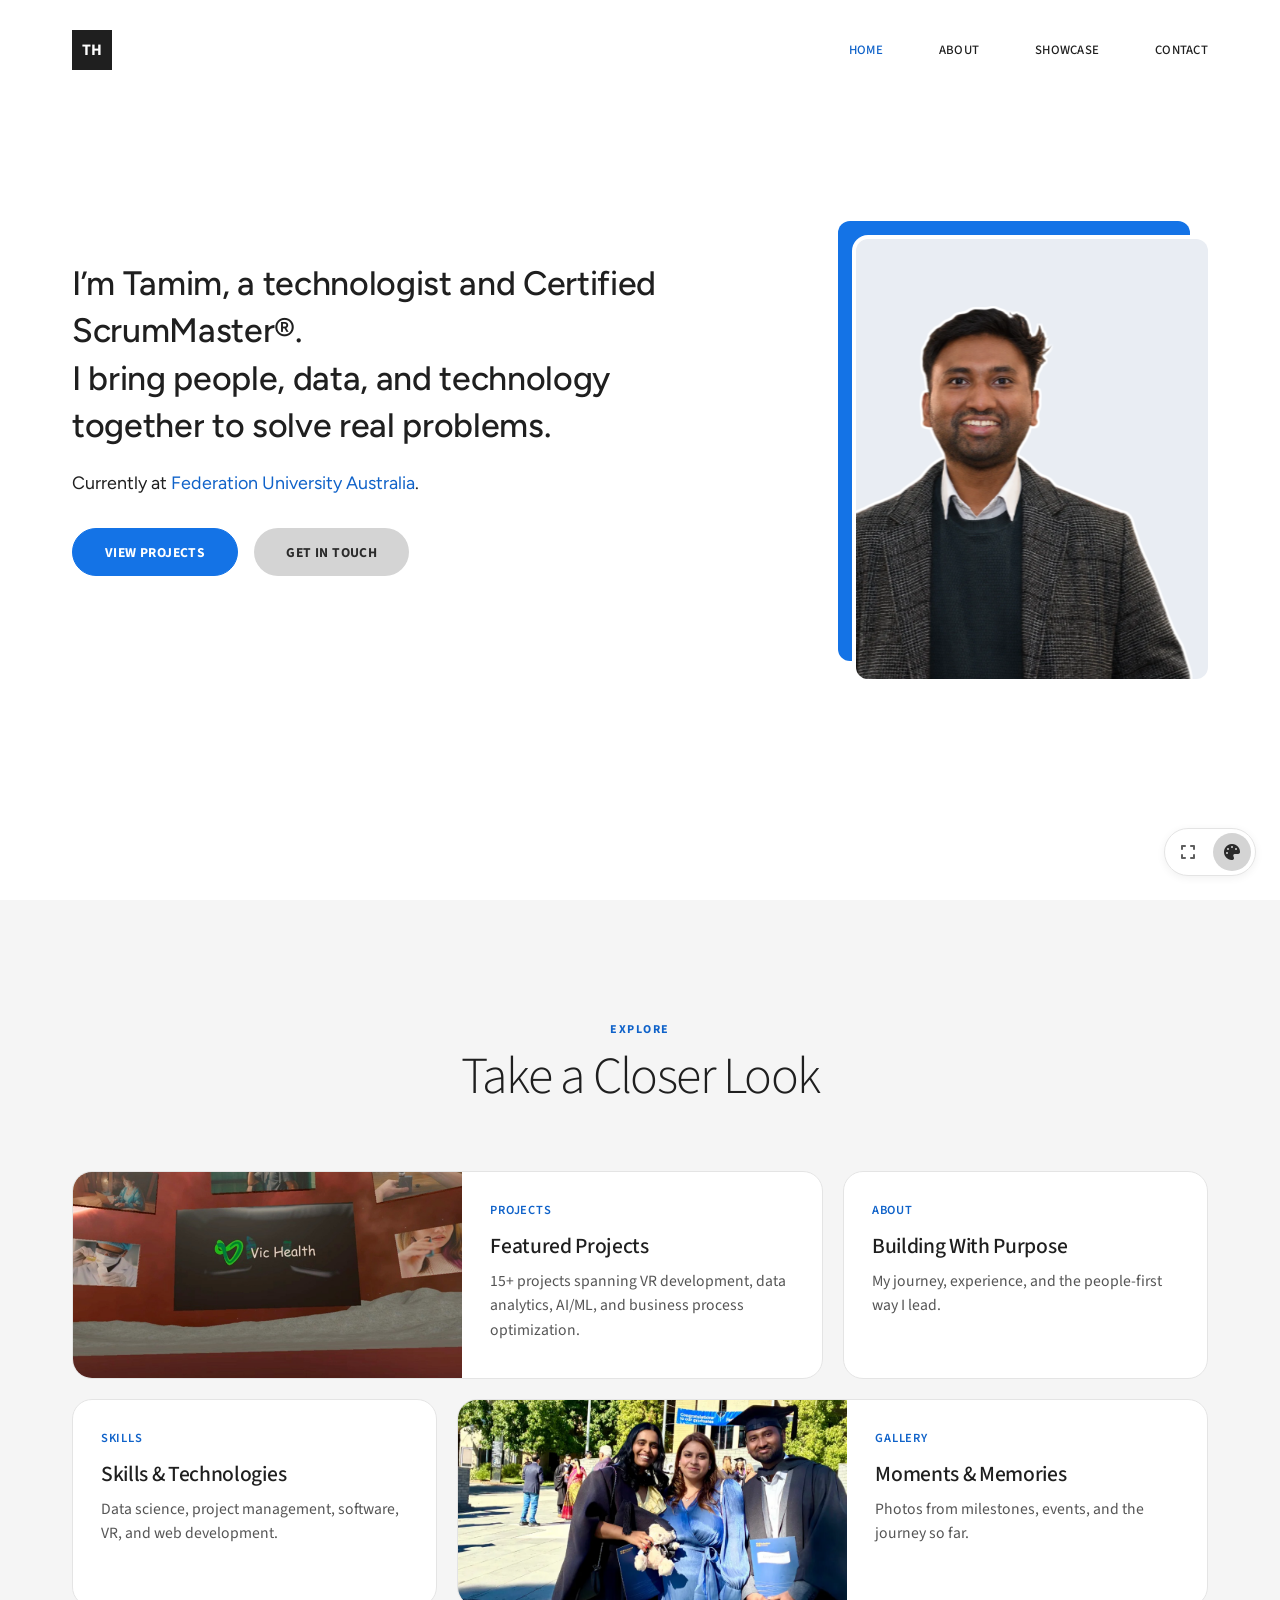
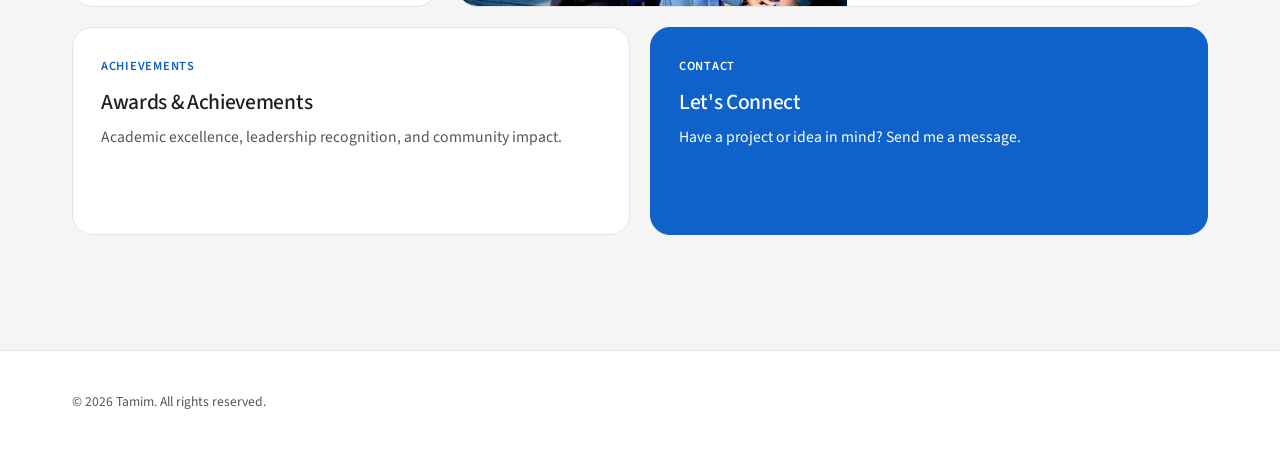
<file: index.html>
<!DOCTYPE html>
<html lang="en" data-theme="light">
<head>
    <meta charset="UTF-8">
    <script>document.documentElement.dataset.theme = 'light'; try { var p = localStorage.getItem('palette'); if (/^(cream|blue|green|purple)$/.test(p)) document.documentElement.dataset.palette = p; } catch (e) {}</script>
    <script>if (!matchMedia('(prefers-reduced-motion: reduce)').matches) document.documentElement.classList.add('intro');</script>
    <script>(function () { var page = { about: 'about-details.html', projects: 'projects.html', skills: 'skills.html', achievements: 'achievements.html', gallery: 'gallery.html', contact: 'contact.html' }[location.hash.slice(1)]; if (page) location.replace(page); })();</script>
    <meta name="viewport" content="width=device-width, initial-scale=1.0">
    <title>Tamim</title>

    <!-- Favicon -->
    <link rel="icon" type="image/svg+xml" href="assets/favicon.svg?v=2">

    <!-- SEO -->
    <meta name="description" content="Tamim, certified ScrumMaster, tech innovator, and business analyst turning data and empathy into real-world impact. Explore projects, skills, and achievements.">
    <meta name="keywords" content="Tamim, ScrumMaster, Tech Innovator, Business Analyst, Portfolio, VR Developer, Federation University">
    <meta name="author" content="Tamim">
    <link rel="canonical" href="https://tamim.live/">

    <!-- Open Graph (social media previews) -->
    <meta property="og:type" content="website">
    <meta property="og:url" content="https://tamim.live/">
    <meta property="og:title" content="Tamim | Tech Innovator & ScrumMaster">
    <meta property="og:description" content="Certified ScrumMaster, tech innovator, and business analyst turning data and empathy into real-world impact.">
    <meta property="og:image" content="https://tamim.live/assets/tamim.png">

    <!-- Twitter Card -->
    <meta name="twitter:card" content="summary_large_image">
    <meta name="twitter:title" content="Tamim | Tech Innovator & ScrumMaster">
    <meta name="twitter:description" content="Certified ScrumMaster, tech innovator, and business analyst turning data and empathy into real-world impact.">
    <meta name="twitter:image" content="https://tamim.live/assets/tamim.png">

    <link rel="preconnect" href="https://fonts.googleapis.com">
    <link rel="preconnect" href="https://fonts.gstatic.com" crossorigin>
    <link href="https://fonts.googleapis.com/css2?family=Figtree:wght@400;500&family=Source+Sans+3:wght@300;400;500;600;700&display=swap" rel="stylesheet">
    <link rel="stylesheet" href="https://cdnjs.cloudflare.com/ajax/libs/font-awesome/6.4.0/css/all.min.css">

    <link rel="stylesheet" href="styles.css?v=36">

</head>
<body class="hero-light">
    <div class="bg-pattern"></div>
    <div class="bg-gradient"></div>

    <nav class="navbar" id="navbar">
        <div class="nav-container">
            <a href="index.html" class="nav-logo">
                <span class="logo-mark">TH</span>
                <span class="logo-text">Tamim</span>
            </a>

            <ul class="nav-menu" id="navMenu">
                <li><a href="index.html" class="nav-link active">Home</a></li>
                <li><a href="about-details.html" class="nav-link">About</a></li>
                <li><a href="projects.html" class="nav-link">Showcase</a></li>
                <li><a href="contact.html" class="nav-link">Contact</a></li>
            </ul>

            <div class="nav-actions">
                <button class="hamburger" id="hamburger" aria-label="Menu">
                    <span></span>
                    <span></span>
                </button>
            </div>
        </div>
    </nav>

    <main class="main-content">
    <section id="home" class="hero">
        <div class="hero-slider">
            <div class="hero-track">
                <div class="hero-slide">
                <div class="hero-container">
                    <div class="hero-content">
                        <h1 class="hero-title hero-intro">
                            I’m Tamim, a technologist and Certified ScrumMaster®.<br>
                            I bring people, data, and technology together to solve real problems.
                        </h1>

                        <p class="hero-current">
                            Currently at <strong>Federation University Australia</strong>.
                        </p>

                        <div class="hero-actions">
                            <a href="projects.html" class="btn btn-primary">
                                View Projects
                            </a>
                            <a href="contact.html" class="btn btn-secondary">Get in Touch</a>
                        </div>

                    </div>

                    <div class="hero-visual">
                        <div class="geometric-profile">
                            <div class="geo-image-container">
                                <img src="assets/n1-clean.webp?v=3" alt="Tamim" class="geo-image">
                            </div>
                        </div>
                    </div>
                </div>
                </div>

                <div class="hero-slide" aria-hidden="true" inert>
                    <div class="hero-container">
                        <div class="hero-content">
                            <p class="hero-project-label">Featured Project</p>
                            <h2 class="hero-project-title">VicHealth Anti-Vaping VR</h2>
                            <p class="hero-project-text">An immersive educational VR experience built with Meta Quest 3, Unity, and Blender.</p>
                            <div class="hero-actions">
                                <a href="vr-project.html" class="btn btn-primary">View Project</a>
                                <a href="projects.html" class="btn btn-secondary">All Projects</a>
                            </div>
                        </div>

                        <div class="hero-visual">
                            <div class="geometric-profile">
                                <div class="geo-image-container">
                                    <img src="assets/Tutorial%20Environment.png" alt="Beyond the Vape VR tutorial environment" class="hero-project-image" loading="lazy">
                                </div>
                            </div>
                        </div>
                    </div>
                </div>
            </div>
        </div>

        <div class="hero-bar" role="group" aria-label="Homepage highlights">
            <button type="button" class="hero-segment" data-dwell="2500" aria-label="Show introduction"></button>
            <button type="button" class="hero-segment" data-dwell="4500" aria-label="Show featured project"></button>
        </div>
    </section>

    <section class="explore section-padding" aria-labelledby="explore-title">
        <div class="container">
            <div class="section-header" data-animate="fade-up">
                <span class="section-tag">Explore</span>
                <h2 class="section-title" id="explore-title">Take a Closer Look</h2>
            </div>

            <div class="explore-grid">
            <a href="projects.html" class="explore-card explore-card--wide" data-animate="fade-up" data-delay="0">
                <div class="explore-media">
                    <img src="assets/Tutorial%20Environment.png" alt="" loading="lazy">
                </div>
                <div class="explore-copy">
                    <span class="explore-label">Projects</span>
                    <h3>Featured Projects</h3>
                    <p>15+ projects spanning VR development, data analytics, AI/ML, and business process optimization.</p>
                </div>
            </a>
            <a href="about-details.html" class="explore-card" data-animate="fade-up" data-delay="80">
                <span class="explore-label">About</span>
                <h3>Building With Purpose</h3>
                <p>My journey, experience, and the people-first way I lead.</p>
            </a>
            <a href="skills.html" class="explore-card" data-animate="fade-up" data-delay="0">
                <span class="explore-label">Skills</span>
                <h3>Skills &amp; Technologies</h3>
                <p>Data science, project management, software, VR, and web development.</p>
            </a>
            <a href="gallery.html" class="explore-card explore-card--wide" data-animate="fade-up" data-delay="80">
                <div class="explore-media">
                    <img src="assets/1.webp" alt="" loading="lazy">
                </div>
                <div class="explore-copy">
                    <span class="explore-label">Gallery</span>
                    <h3>Moments &amp; Memories</h3>
                    <p>Photos from milestones, events, and the journey so far.</p>
                </div>
            </a>
            <a href="achievements.html" class="explore-card explore-card--half" data-animate="fade-up" data-delay="0">
                <span class="explore-label">Achievements</span>
                <h3>Awards &amp; Achievements</h3>
                <p>Academic excellence, leadership recognition, and community impact.</p>
            </a>
            <a href="contact.html" class="explore-card explore-card--half explore-card--accent" data-animate="fade-up" data-delay="80">
                <span class="explore-label">Contact</span>
                <h3>Let's Connect</h3>
                <p>Have a project or idea in mind? Send me a message.</p>
            </a>
            </div>
        </div>
    </section>
    </main>

    <footer class="footer">
        <div class="container">
            <p class="footer-copyright">&copy; 2026 Tamim. All rights reserved.</p>
        </div>
    </footer>

    <div class="corner-controls">
        <button class="theme-toggle fullscreen-toggle" id="fullscreenToggle" aria-label="Enter fullscreen" title="Fullscreen" hidden>
            <i class="fas fa-expand"></i>
            <i class="fas fa-compress"></i>
        </button>
        <div class="palette" id="palette">
            <button type="button" class="palette-toggle" id="paletteToggle" aria-label="Change site colors" aria-expanded="false">
                <i class="fas fa-palette"></i>
            </button>
            <div class="palette-swatches" role="group" aria-label="Site colors">
                <button type="button" class="palette-swatch" data-palette-choice="default" style="--swatch: #ffffff" aria-label="White"></button>
                <button type="button" class="palette-swatch" data-palette-choice="cream" style="--swatch: #ece6d4" aria-label="Cream"></button>
                <button type="button" class="palette-swatch" data-palette-choice="blue" style="--swatch: #004293" aria-label="Blue"></button>
                <button type="button" class="palette-swatch" data-palette-choice="green" style="--swatch: #015422" aria-label="Green"></button>
                <button type="button" class="palette-swatch" data-palette-choice="purple" style="--swatch: #36004e" aria-label="Purple"></button>
            </div>
        </div>
    </div>

    <button class="scroll-top" id="scrollTop" aria-label="Scroll to top">
        <i class="fas fa-arrow-up"></i>
    </button>

    <script src="script.js?v=14"></script>
</body>
</html>
</file>
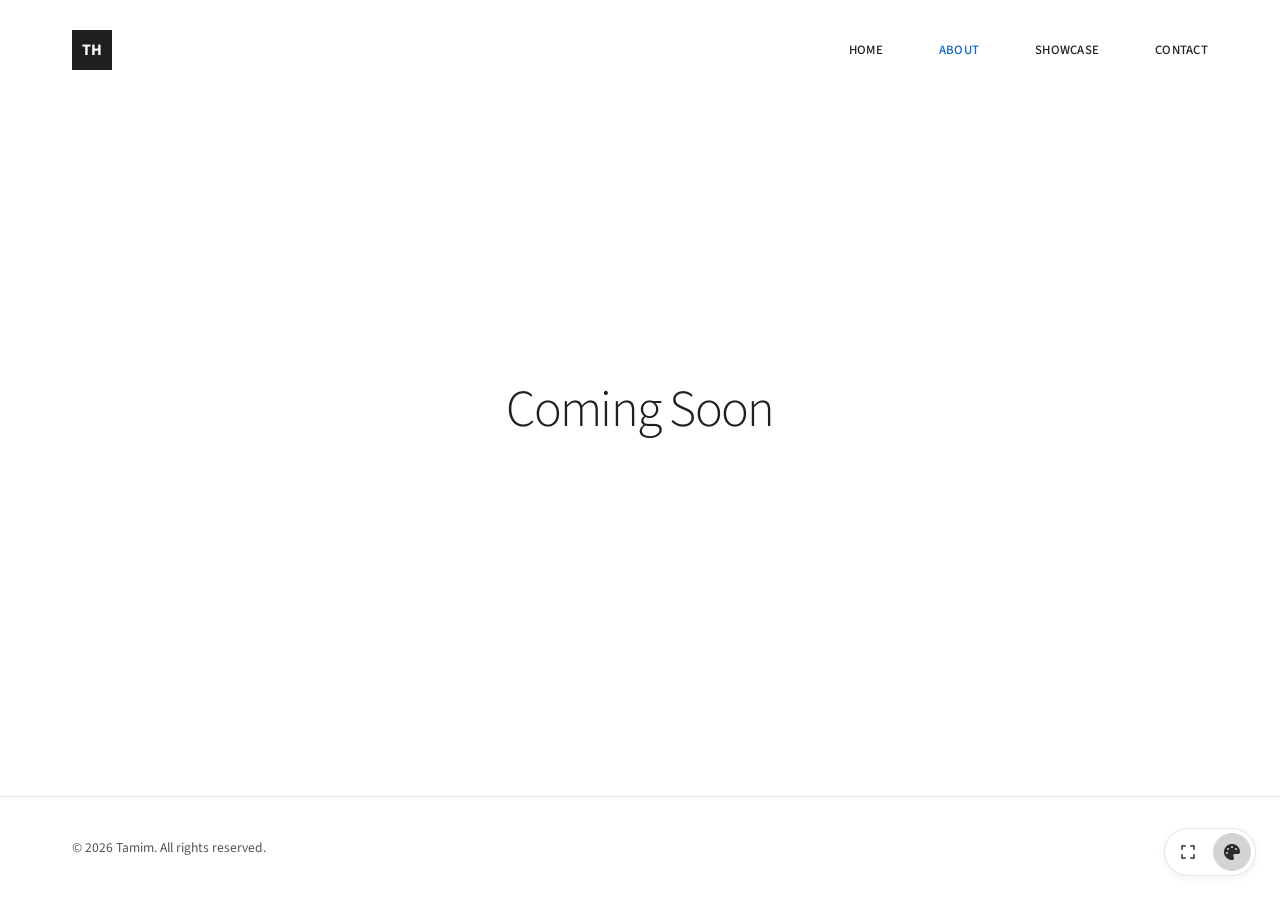
<file: about-details.html>
<!DOCTYPE html>
<html lang="en" data-theme="light">
<head>
    <meta charset="UTF-8">
    <script>document.documentElement.dataset.theme = 'light'; try { var p = localStorage.getItem('palette'); if (/^(cream|blue|green|purple)$/.test(p)) document.documentElement.dataset.palette = p; } catch (e) {}</script>
    <meta name="viewport" content="width=device-width, initial-scale=1.0">
    <meta name="description" content="From Computer Science Engineer in Bangladesh to Master's graduate in Australia, with diverse experience across technology and customer service.">
    <title>About Tamim | Journey & Experience</title>

    <!-- Favicon -->
    <link rel="icon" type="image/svg+xml" href="assets/favicon.svg?v=2">
    <link rel="preconnect" href="https://fonts.googleapis.com">
    <link rel="preconnect" href="https://fonts.gstatic.com" crossorigin>
    <link href="https://fonts.googleapis.com/css2?family=Figtree:wght@400;500&family=Source+Sans+3:wght@300;400;500;600;700&display=swap" rel="stylesheet">
    <link rel="stylesheet" href="https://cdnjs.cloudflare.com/ajax/libs/font-awesome/6.4.0/css/all.min.css">
    <link rel="stylesheet" href="styles.css?v=36">


</head>
<body>
    <div class="bg-pattern"></div>
    <div class="bg-gradient"></div>

    <!-- Navigation -->
    <nav class="navbar" id="navbar">
        <div class="nav-container">
            <a href="index.html" class="nav-logo">
                <span class="logo-mark">TH</span>
                <span class="logo-text">Tamim</span>
            </a>

            <ul class="nav-menu" id="navMenu">
                <li><a href="index.html" class="nav-link">Home</a></li>
                <li><a href="about-details.html" class="nav-link active">About</a></li>
                <li><a href="projects.html" class="nav-link">Showcase</a></li>
                <li><a href="contact.html" class="nav-link">Contact</a></li>
            </ul>

            <div class="nav-actions">
                <button class="hamburger" id="hamburger" aria-label="Menu">
                    <span></span>
                    <span></span>
                </button>
            </div>
        </div>
    </nav>

    <main class="main-content page-main">
        <section class="coming-soon">
            <h1 class="section-title">Coming Soon</h1>
        </section>
    </main>

    <footer class="footer">
        <div class="container">
            <p class="footer-copyright">&copy; 2026 Tamim. All rights reserved.</p>
        </div>
    </footer>

    <div class="corner-controls">
        <button class="theme-toggle fullscreen-toggle" id="fullscreenToggle" aria-label="Enter fullscreen" title="Fullscreen" hidden>
            <i class="fas fa-expand"></i>
            <i class="fas fa-compress"></i>
        </button>
        <div class="palette" id="palette">
            <button type="button" class="palette-toggle" id="paletteToggle" aria-label="Change site colors" aria-expanded="false">
                <i class="fas fa-palette"></i>
            </button>
            <div class="palette-swatches" role="group" aria-label="Site colors">
                <button type="button" class="palette-swatch" data-palette-choice="default" style="--swatch: #ffffff" aria-label="White"></button>
                <button type="button" class="palette-swatch" data-palette-choice="cream" style="--swatch: #ece6d4" aria-label="Cream"></button>
                <button type="button" class="palette-swatch" data-palette-choice="blue" style="--swatch: #004293" aria-label="Blue"></button>
                <button type="button" class="palette-swatch" data-palette-choice="green" style="--swatch: #015422" aria-label="Green"></button>
                <button type="button" class="palette-swatch" data-palette-choice="purple" style="--swatch: #36004e" aria-label="Purple"></button>
            </div>
        </div>
    </div>

    <button class="scroll-top" id="scrollTop" aria-label="Scroll to top">
        <i class="fas fa-arrow-up"></i>
    </button>

    <script src="script.js?v=14"></script>
</body>
</html>
</file>
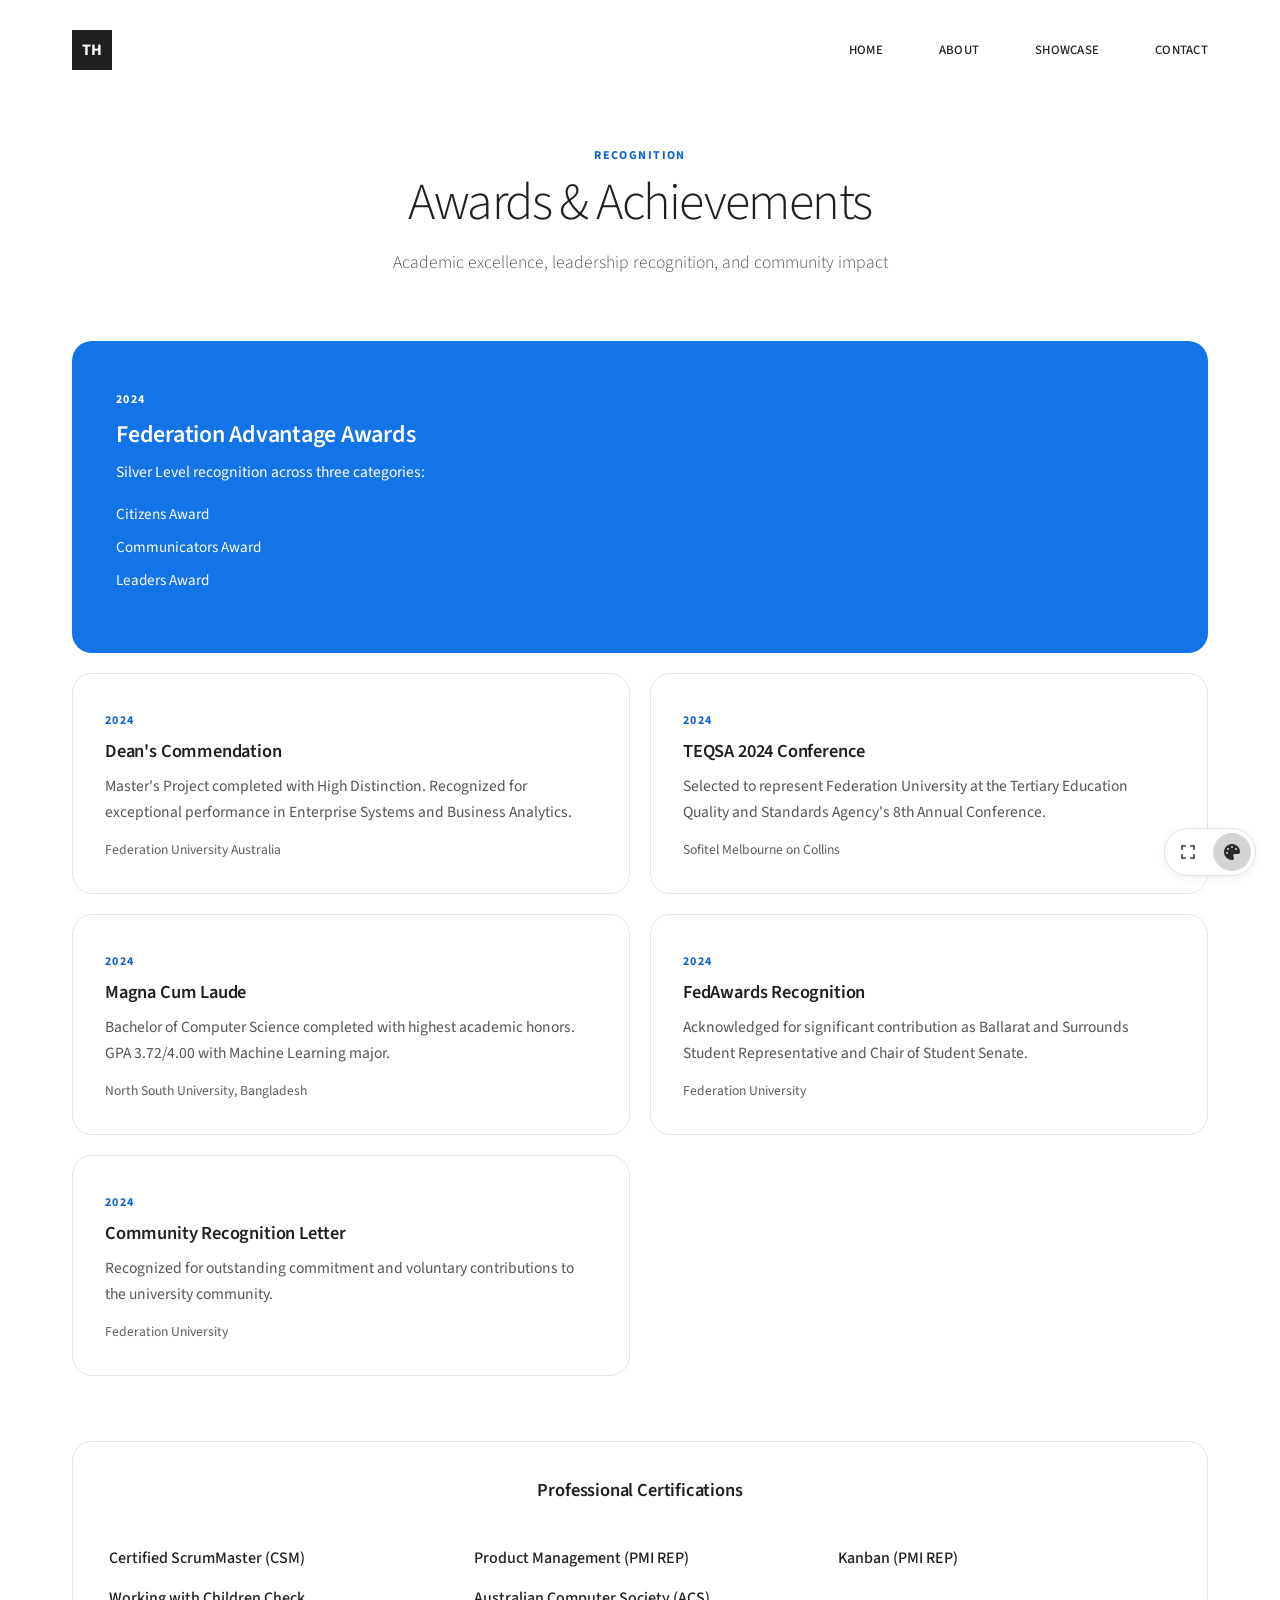
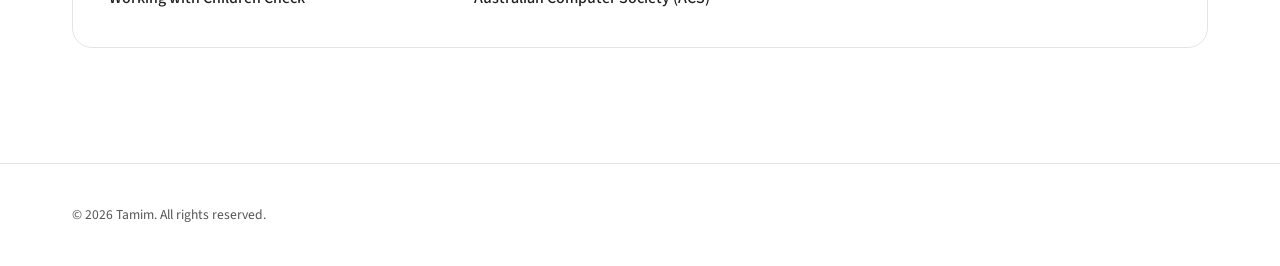
<file: achievements.html>
<!DOCTYPE html>
<html lang="en" data-theme="light">
<head>
    <meta charset="UTF-8">
    <script>document.documentElement.dataset.theme = 'light'; try { var p = localStorage.getItem('palette'); if (/^(cream|blue|green|purple)$/.test(p)) document.documentElement.dataset.palette = p; } catch (e) {}</script>
    <meta name="viewport" content="width=device-width, initial-scale=1.0">
    <title>Achievements | Tamim</title>

    <!-- Favicon -->
    <link rel="icon" type="image/svg+xml" href="assets/favicon.svg?v=2">

    <!-- SEO -->
    <meta name="description" content="Academic excellence, leadership recognition, community impact, and professional certifications.">
    <meta name="keywords" content="Tamim, ScrumMaster, Tech Innovator, Business Analyst, Portfolio, VR Developer, Federation University">
    <meta name="author" content="Tamim">
    <link rel="canonical" href="https://tamim.live/achievements.html">

    <!-- Open Graph (social media previews) -->
    <meta property="og:type" content="website">
    <meta property="og:url" content="https://tamim.live/achievements.html">
    <meta property="og:title" content="Achievements | Tamim">
    <meta property="og:description" content="Academic excellence, leadership recognition, community impact, and professional certifications.">
    <meta property="og:image" content="https://tamim.live/assets/tamim.png">

    <!-- Twitter Card -->
    <meta name="twitter:card" content="summary_large_image">
    <meta name="twitter:title" content="Achievements | Tamim">
    <meta name="twitter:description" content="Academic excellence, leadership recognition, community impact, and professional certifications.">
    <meta name="twitter:image" content="https://tamim.live/assets/tamim.png">

    <link rel="preconnect" href="https://fonts.googleapis.com">
    <link rel="preconnect" href="https://fonts.gstatic.com" crossorigin>
    <link href="https://fonts.googleapis.com/css2?family=Figtree:wght@400;500&family=Source+Sans+3:wght@300;400;500;600;700&display=swap" rel="stylesheet">
    <link rel="stylesheet" href="https://cdnjs.cloudflare.com/ajax/libs/font-awesome/6.4.0/css/all.min.css">

    <link rel="stylesheet" href="styles.css?v=36">

</head>
<body>
    <div class="bg-pattern"></div>
    <div class="bg-gradient"></div>

    <nav class="navbar" id="navbar">
        <div class="nav-container">
            <a href="index.html" class="nav-logo">
                <span class="logo-mark">TH</span>
                <span class="logo-text">Tamim</span>
            </a>

            <ul class="nav-menu" id="navMenu">
                <li><a href="index.html" class="nav-link">Home</a></li>
                <li><a href="about-details.html" class="nav-link">About</a></li>
                <li><a href="projects.html" class="nav-link">Showcase</a></li>
                <li><a href="contact.html" class="nav-link">Contact</a></li>
            </ul>

            <div class="nav-actions">
                <button class="hamburger" id="hamburger" aria-label="Menu">
                    <span></span>
                    <span></span>
                </button>
            </div>
        </div>
    </nav>

    <main class="main-content page-main">
<section id="achievements" class="achievements section-padding">
    <div class="container">
        <div class="section-header" data-animate="fade-up">
            <span class="section-tag">Recognition</span>
            <h1 class="section-title">Awards & Achievements</h1>
            <p class="section-subtitle">Academic excellence, leadership recognition, and community impact</p>
        </div>

        <div class="achievements-grid">
            <!-- Academic Excellence -->
            <div class="achievement-card featured" data-animate="fade-up" data-delay="100">
                <div class="achievement-content">
                    <span class="achievement-year">2024</span>
                    <h3>Federation Advantage Awards</h3>
                    <p class="achievement-desc">Silver Level recognition across three categories:</p>
                    <ul class="achievement-list">
                        <li>Citizens Award</li>
                        <li>Communicators Award</li>
                        <li>Leaders Award</li>
                    </ul>
                </div>
            </div>

            <!-- Dean's Recognition -->
            <div class="achievement-card" data-animate="fade-up" data-delay="150">
                <div class="achievement-content">
                    <span class="achievement-year">2024</span>
                    <h3>Dean's Commendation</h3>
                    <p class="achievement-desc">Master's Project completed with High Distinction. Recognized for exceptional performance in Enterprise Systems and Business Analytics.</p>
                    <span class="achievement-issuer">Federation University Australia</span>
                </div>
            </div>

            <!-- TEQSA Representation -->
            <div class="achievement-card" data-animate="fade-up" data-delay="200">
                <div class="achievement-content">
                    <span class="achievement-year">2024</span>
                    <h3>TEQSA 2024 Conference</h3>
                    <p class="achievement-desc">Selected to represent Federation University at the Tertiary Education Quality and Standards Agency's 8th Annual Conference.</p>
                    <span class="achievement-issuer">Sofitel Melbourne on Collins</span>
                </div>
            </div>

            <!-- Academic Honors -->
            <div class="achievement-card" data-animate="fade-up" data-delay="250">
                <div class="achievement-content">
                    <span class="achievement-year">2024</span>
                    <h3>Magna Cum Laude</h3>
                    <p class="achievement-desc">Bachelor of Computer Science completed with highest academic honors. GPA 3.72/4.00 with Machine Learning major.</p>
                    <span class="achievement-issuer">North South University, Bangladesh</span>
                </div>
            </div>

            <!-- Senate Recognition -->
            <div class="achievement-card" data-animate="fade-up" data-delay="300">
                <div class="achievement-content">
                    <span class="achievement-year">2024</span>
                    <h3>FedAwards Recognition</h3>
                    <p class="achievement-desc">Acknowledged for significant contribution as Ballarat and Surrounds Student Representative and Chair of Student Senate.</p>
                    <span class="achievement-issuer">Federation University</span>
                </div>
            </div>

            <!-- Community Recognition -->
            <div class="achievement-card" data-animate="fade-up" data-delay="350">
                <div class="achievement-content">
                    <span class="achievement-year">2024</span>
                    <h3>Community Recognition Letter</h3>
                    <p class="achievement-desc">Recognized for outstanding commitment and voluntary contributions to the university community.</p>
                    <span class="achievement-issuer">Federation University</span>
                </div>
            </div>
        </div>

        <!-- Certifications Row -->
        <div class="certifications-section" data-animate="fade-up" data-delay="400">
            <h3 class="cert-title">Professional Certifications</h3>
            <div class="cert-grid">
                <div class="cert-item">
                    <span>Certified ScrumMaster (CSM)</span>
                </div>
                <div class="cert-item">
                    <span>Product Management (PMI REP)</span>
                </div>
                <div class="cert-item">
                    <span>Kanban (PMI REP)</span>
                </div>

                <div class="cert-item">
                    <span>Working with Children Check</span>
                </div>
                <div class="cert-item">
                    <span>Australian Computer Society (ACS)</span>
                </div>
            </div>
        </div>
    </div>
</section>
    </main>

    <footer class="footer">
        <div class="container">
            <p class="footer-copyright">&copy; 2026 Tamim. All rights reserved.</p>
        </div>
    </footer>
    <div class="corner-controls">
        <button class="theme-toggle fullscreen-toggle" id="fullscreenToggle" aria-label="Enter fullscreen" title="Fullscreen" hidden>
            <i class="fas fa-expand"></i>
            <i class="fas fa-compress"></i>
        </button>
        <div class="palette" id="palette">
            <button type="button" class="palette-toggle" id="paletteToggle" aria-label="Change site colors" aria-expanded="false">
                <i class="fas fa-palette"></i>
            </button>
            <div class="palette-swatches" role="group" aria-label="Site colors">
                <button type="button" class="palette-swatch" data-palette-choice="default" style="--swatch: #ffffff" aria-label="White"></button>
                <button type="button" class="palette-swatch" data-palette-choice="cream" style="--swatch: #ece6d4" aria-label="Cream"></button>
                <button type="button" class="palette-swatch" data-palette-choice="blue" style="--swatch: #004293" aria-label="Blue"></button>
                <button type="button" class="palette-swatch" data-palette-choice="green" style="--swatch: #015422" aria-label="Green"></button>
                <button type="button" class="palette-swatch" data-palette-choice="purple" style="--swatch: #36004e" aria-label="Purple"></button>
            </div>
        </div>
    </div>

    <button class="scroll-top" id="scrollTop" aria-label="Scroll to top">
        <i class="fas fa-arrow-up"></i>
    </button>

    <script src="script.js?v=14"></script>
</body>
</html>
</file>
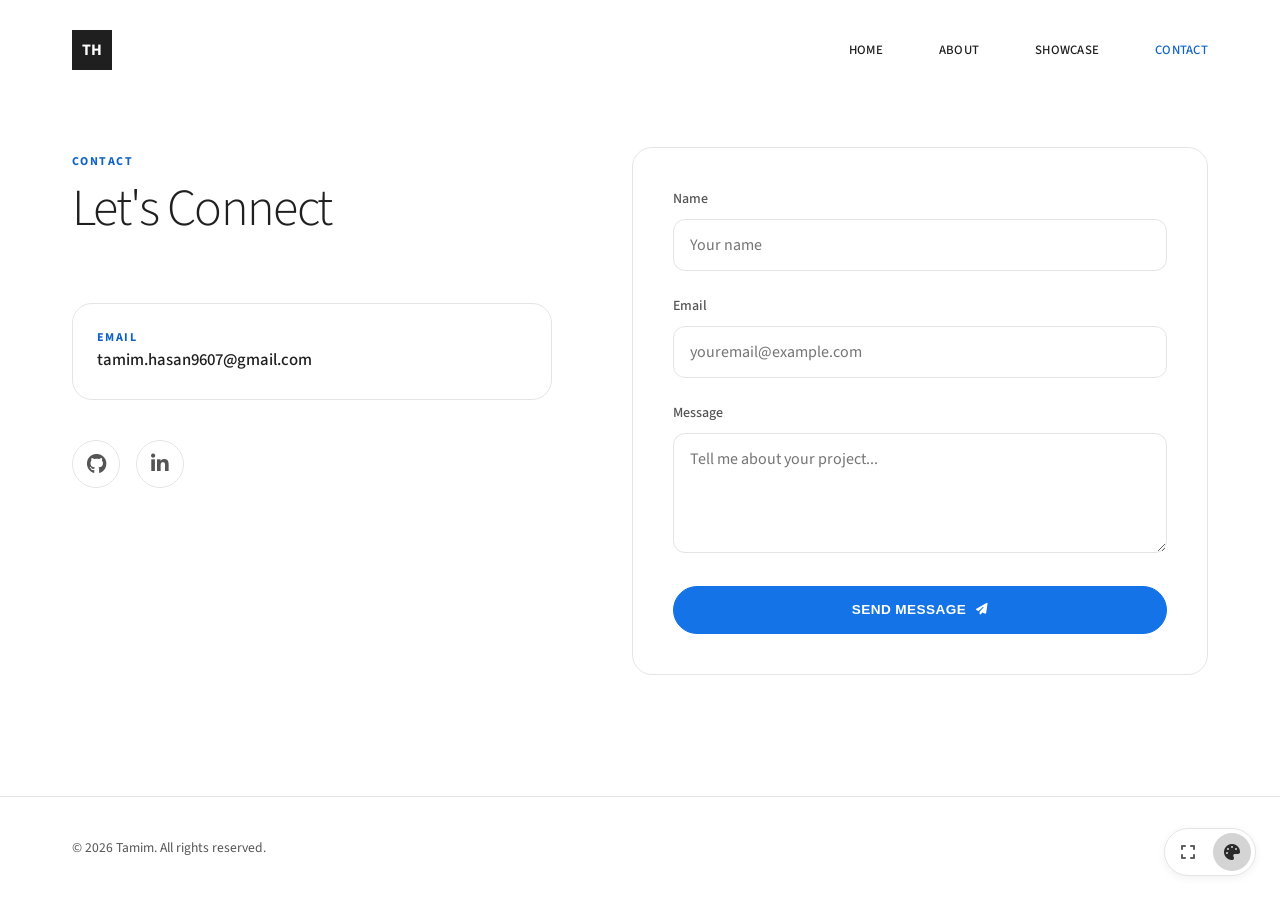
<file: contact.html>
<!DOCTYPE html>
<html lang="en" data-theme="light">
<head>
    <meta charset="UTF-8">
    <script>document.documentElement.dataset.theme = 'light'; try { var p = localStorage.getItem('palette'); if (/^(cream|blue|green|purple)$/.test(p)) document.documentElement.dataset.palette = p; } catch (e) {}</script>
    <meta name="viewport" content="width=device-width, initial-scale=1.0">
    <title>Contact | Tamim</title>

    <!-- Favicon -->
    <link rel="icon" type="image/svg+xml" href="assets/favicon.svg?v=2">

    <!-- SEO -->
    <meta name="description" content="Get in touch with Tamim.">
    <meta name="keywords" content="Tamim, ScrumMaster, Tech Innovator, Business Analyst, Portfolio, VR Developer, Federation University">
    <meta name="author" content="Tamim">
    <link rel="canonical" href="https://tamim.live/contact.html">

    <!-- Open Graph (social media previews) -->
    <meta property="og:type" content="website">
    <meta property="og:url" content="https://tamim.live/contact.html">
    <meta property="og:title" content="Contact | Tamim">
    <meta property="og:description" content="Get in touch with Tamim.">
    <meta property="og:image" content="https://tamim.live/assets/tamim.png">

    <!-- Twitter Card -->
    <meta name="twitter:card" content="summary_large_image">
    <meta name="twitter:title" content="Contact | Tamim">
    <meta name="twitter:description" content="Get in touch with Tamim.">
    <meta name="twitter:image" content="https://tamim.live/assets/tamim.png">

    <link rel="preconnect" href="https://fonts.googleapis.com">
    <link rel="preconnect" href="https://fonts.gstatic.com" crossorigin>
    <link href="https://fonts.googleapis.com/css2?family=Figtree:wght@400;500&family=Source+Sans+3:wght@300;400;500;600;700&display=swap" rel="stylesheet">
    <link rel="stylesheet" href="https://cdnjs.cloudflare.com/ajax/libs/font-awesome/6.4.0/css/all.min.css">

    <link rel="stylesheet" href="styles.css?v=36">

</head>
<body>
    <div class="bg-pattern"></div>
    <div class="bg-gradient"></div>

    <nav class="navbar" id="navbar">
        <div class="nav-container">
            <a href="index.html" class="nav-logo">
                <span class="logo-mark">TH</span>
                <span class="logo-text">Tamim</span>
            </a>

            <ul class="nav-menu" id="navMenu">
                <li><a href="index.html" class="nav-link">Home</a></li>
                <li><a href="about-details.html" class="nav-link">About</a></li>
                <li><a href="projects.html" class="nav-link">Showcase</a></li>
                <li><a href="contact.html" class="nav-link active">Contact</a></li>
            </ul>

            <div class="nav-actions">
                <button class="hamburger" id="hamburger" aria-label="Menu">
                    <span></span>
                    <span></span>
                </button>
            </div>
        </div>
    </nav>

    <main class="main-content page-main">
    <section id="contact" class="contact section-padding">
        <div class="container">
            <div class="contact-wrapper">
                <div class="contact-info" data-animate="fade-right">
                    <div class="section-header left">
                        <span class="section-tag">Contact</span>
                        <h1 class="section-title">Let's Connect</h1>
                    </div>

                    <div class="contact-methods">
                        <div class="contact-method">
                            <div class="method-details">
                                <span class="method-label">Email</span>
                                <a href="mailto:tamim.hasan9607@gmail.com">tamim.hasan9607@gmail.com</a>
                            </div>
                        </div>
                    </div>

                    <div class="social-links">
                        <a href="https://github.com/tamimhasan9607" target="_blank" rel="noopener noreferrer" class="social-link" aria-label="GitHub">
                        <i class="fab fa-github"></i>
                    </a>
                    <a href="https://linkedin.com/in/tamim9607" target="_blank" rel="noopener noreferrer" class="social-link" aria-label="LinkedIn">
                        <i class="fab fa-linkedin-in"></i>
                    </a>
                    </div>
                </div>

                <div class="contact-form-wrapper" data-animate="fade-left">
                    <form id="contactForm" class="contact-form" action="https://formspree.io/f/mbdapydr" method="POST">
                        <div class="form-group">
                            <label for="name">Name</label>
                            <input type="text" id="name" name="name" placeholder="Your name" required>
                        </div>
                        <div class="form-group">
                            <label for="email">Email</label>
                            <input type="email" id="email" name="email" placeholder="youremail@example.com" required>
                        </div>
                        <div class="form-group">
                            <label for="message">Message</label>
                            <textarea id="message" name="message" rows="4" placeholder="Tell me about your project..." required></textarea>
                        </div>
                        <input type="hidden" name="_replyto" value="tamim.hasan9607@gmail.com">
                        <button type="submit" class="btn btn-primary btn-full">
                            <span>Send Message</span> <i class="fas fa-paper-plane"></i>
                        </button>
                    </form>
                </div>
            </div>
        </div>
    </section>
    </main>

    <footer class="footer">
        <div class="container">
            <p class="footer-copyright">&copy; 2026 Tamim. All rights reserved.</p>
        </div>
    </footer>
    <div class="toast" id="toast">
        <i class="fas fa-check-circle"></i>
        <span>Message sent successfully!</span>
    </div>

    <div class="corner-controls">
        <button class="theme-toggle fullscreen-toggle" id="fullscreenToggle" aria-label="Enter fullscreen" title="Fullscreen" hidden>
            <i class="fas fa-expand"></i>
            <i class="fas fa-compress"></i>
        </button>
        <div class="palette" id="palette">
            <button type="button" class="palette-toggle" id="paletteToggle" aria-label="Change site colors" aria-expanded="false">
                <i class="fas fa-palette"></i>
            </button>
            <div class="palette-swatches" role="group" aria-label="Site colors">
                <button type="button" class="palette-swatch" data-palette-choice="default" style="--swatch: #ffffff" aria-label="White"></button>
                <button type="button" class="palette-swatch" data-palette-choice="cream" style="--swatch: #ece6d4" aria-label="Cream"></button>
                <button type="button" class="palette-swatch" data-palette-choice="blue" style="--swatch: #004293" aria-label="Blue"></button>
                <button type="button" class="palette-swatch" data-palette-choice="green" style="--swatch: #015422" aria-label="Green"></button>
                <button type="button" class="palette-swatch" data-palette-choice="purple" style="--swatch: #36004e" aria-label="Purple"></button>
            </div>
        </div>
    </div>

    <button class="scroll-top" id="scrollTop" aria-label="Scroll to top">
        <i class="fas fa-arrow-up"></i>
    </button>

    <script src="script.js?v=14"></script>
</body>
</html>
</file>
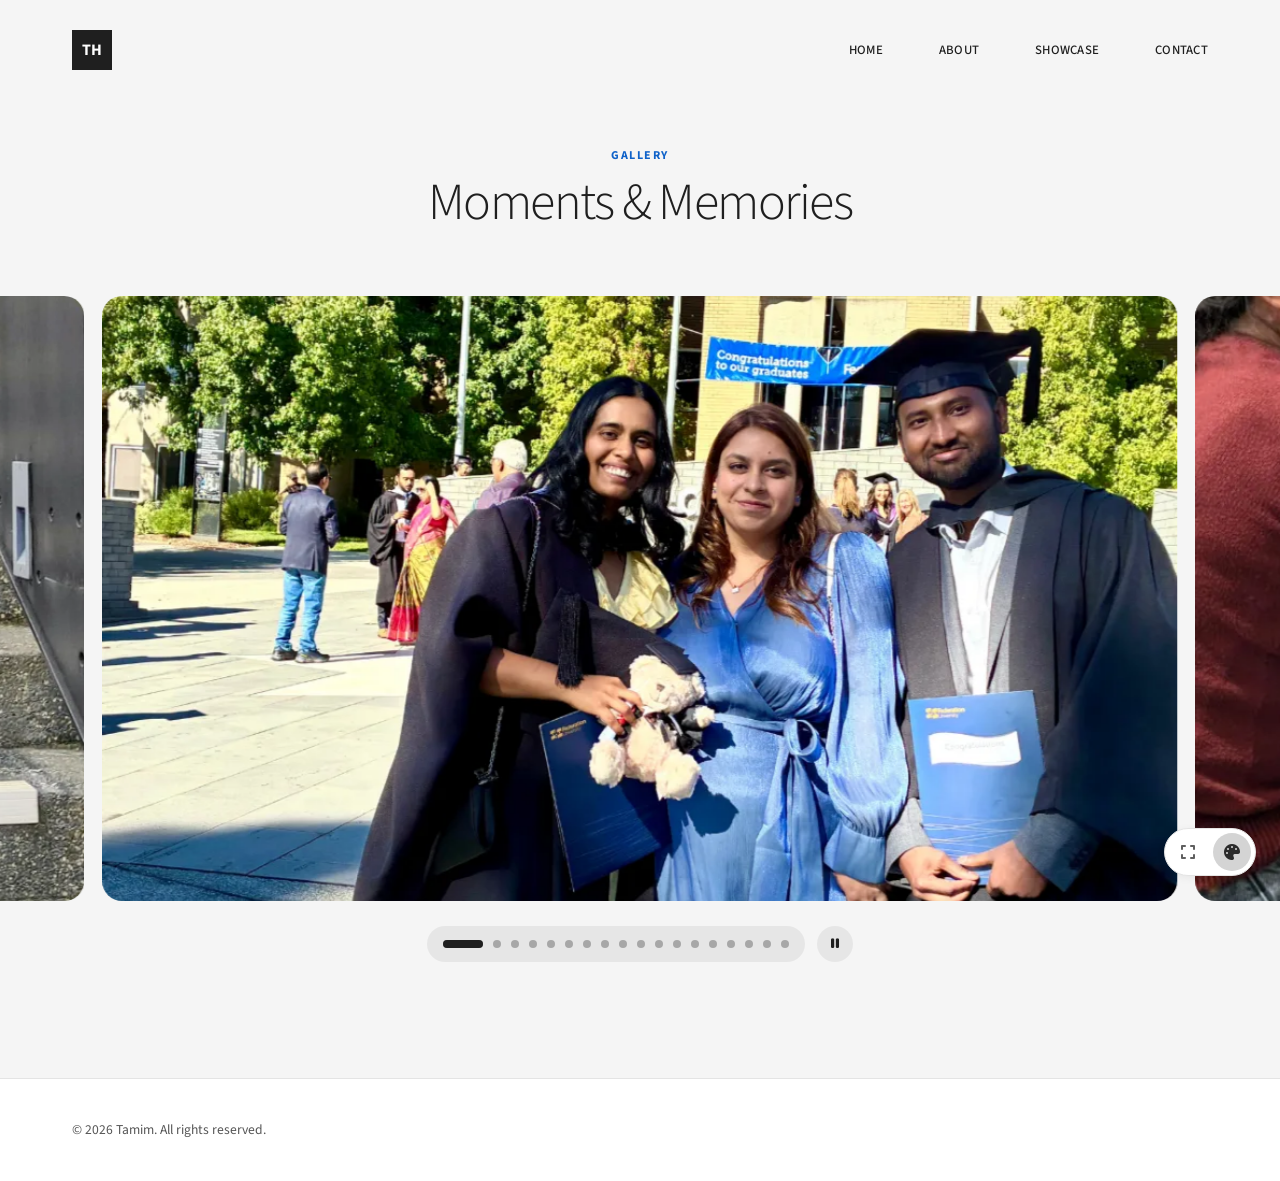
<file: gallery.html>
<!DOCTYPE html>
<html lang="en" data-theme="light">
<head>
    <meta charset="UTF-8">
    <script>document.documentElement.dataset.theme = 'light'; try { var p = localStorage.getItem('palette'); if (/^(cream|blue|green|purple)$/.test(p)) document.documentElement.dataset.palette = p; } catch (e) {}</script>
    <meta name="viewport" content="width=device-width, initial-scale=1.0">
    <title>Gallery | Tamim</title>

    <!-- Favicon -->
    <link rel="icon" type="image/svg+xml" href="assets/favicon.svg?v=2">

    <!-- SEO -->
    <meta name="description" content="Moments and memories from Tamim's journey.">
    <meta name="keywords" content="Tamim, ScrumMaster, Tech Innovator, Business Analyst, Portfolio, VR Developer, Federation University">
    <meta name="author" content="Tamim">
    <link rel="canonical" href="https://tamim.live/gallery.html">

    <!-- Open Graph (social media previews) -->
    <meta property="og:type" content="website">
    <meta property="og:url" content="https://tamim.live/gallery.html">
    <meta property="og:title" content="Gallery | Tamim">
    <meta property="og:description" content="Moments and memories from Tamim's journey.">
    <meta property="og:image" content="https://tamim.live/assets/tamim.png">

    <!-- Twitter Card -->
    <meta name="twitter:card" content="summary_large_image">
    <meta name="twitter:title" content="Gallery | Tamim">
    <meta name="twitter:description" content="Moments and memories from Tamim's journey.">
    <meta name="twitter:image" content="https://tamim.live/assets/tamim.png">

    <link rel="preconnect" href="https://fonts.googleapis.com">
    <link rel="preconnect" href="https://fonts.gstatic.com" crossorigin>
    <link href="https://fonts.googleapis.com/css2?family=Figtree:wght@400;500&family=Source+Sans+3:wght@300;400;500;600;700&display=swap" rel="stylesheet">
    <link rel="stylesheet" href="https://cdnjs.cloudflare.com/ajax/libs/font-awesome/6.4.0/css/all.min.css">

    <link rel="stylesheet" href="styles.css?v=36">

</head>
<body>
    <div class="bg-pattern"></div>
    <div class="bg-gradient"></div>

    <nav class="navbar" id="navbar">
        <div class="nav-container">
            <a href="index.html" class="nav-logo">
                <span class="logo-mark">TH</span>
                <span class="logo-text">Tamim</span>
            </a>

            <ul class="nav-menu" id="navMenu">
                <li><a href="index.html" class="nav-link">Home</a></li>
                <li><a href="about-details.html" class="nav-link">About</a></li>
                <li><a href="projects.html" class="nav-link">Showcase</a></li>
                <li><a href="contact.html" class="nav-link">Contact</a></li>
            </ul>

            <div class="nav-actions">
                <button class="hamburger" id="hamburger" aria-label="Menu">
                    <span></span>
                    <span></span>
                </button>
            </div>
        </div>
    </nav>

    <main class="main-content page-main">
<section id="gallery" class="gallery section-padding">
    <div class="container">
        <div class="section-header" data-animate="fade-up">
            <span class="section-tag">Gallery</span>
            <h1 class="section-title">Moments & Memories</h1>
        </div>
    </div>

    <div class="tv-gallery" id="tvGallery" role="region" aria-roledescription="carousel" aria-label="Photo gallery" data-animate="fade-up" data-delay="200">
        <div class="tv-viewport">
            <div class="tv-track" id="tvTrack">
                <figure class="tv-slide">
                    <img src="assets/1.webp" alt="Tamim gallery photo 1" draggable="false">
                </figure>
                <figure class="tv-slide">
                    <img src="assets/2.webp" alt="Tamim gallery photo 2" draggable="false">
                </figure>
                <figure class="tv-slide">
                    <img src="assets/3.webp" alt="Tamim gallery photo 3" draggable="false">
                </figure>
                <figure class="tv-slide">
                    <img src="assets/4.webp" alt="Tamim gallery photo 4" loading="lazy" draggable="false">
                </figure>
                <figure class="tv-slide">
                    <img src="assets/5.webp" alt="Tamim gallery photo 5" loading="lazy" draggable="false">
                </figure>
                <figure class="tv-slide" style="--focus: 20%">
                    <img src="assets/6.webp" alt="Tamim gallery photo 6" loading="lazy" draggable="false">
                </figure>
                <figure class="tv-slide" style="--focus: 60%">
                    <img src="assets/7.webp" alt="Tamim gallery photo 7" loading="lazy" draggable="false">
                </figure>
                <figure class="tv-slide" style="--focus: 30%">
                    <img src="assets/8.webp" alt="Tamim gallery photo 8" loading="lazy" draggable="false">
                </figure>
                <figure class="tv-slide" style="--focus: 20%">
                    <img src="assets/9.webp" alt="Tamim gallery photo 9" loading="lazy" draggable="false">
                </figure>
                <figure class="tv-slide">
                    <img src="assets/10.webp" alt="Tamim gallery photo 10" loading="lazy" draggable="false">
                </figure>
                <figure class="tv-slide">
                    <img src="assets/11.webp" alt="Tamim gallery photo 11" loading="lazy" draggable="false">
                </figure>
                <figure class="tv-slide">
                    <img src="assets/12.webp" alt="Tamim gallery photo 12" loading="lazy" draggable="false">
                </figure>
                <figure class="tv-slide" style="--focus: 30%">
                    <img src="assets/13.webp" alt="Tamim gallery photo 13" loading="lazy" draggable="false">
                </figure>
                <figure class="tv-slide">
                    <img src="assets/14.webp" alt="Tamim gallery photo 14" loading="lazy" draggable="false">
                </figure>
                <figure class="tv-slide">
                    <img src="assets/15.webp" alt="Tamim gallery photo 15" loading="lazy" draggable="false">
                </figure>
                <figure class="tv-slide">
                    <img src="assets/16.webp" alt="Tamim gallery photo 16" loading="lazy" draggable="false">
                </figure>
                <figure class="tv-slide" style="--focus: 15%">
                    <img src="assets/17.webp" alt="Tamim gallery photo 17" draggable="false">
                </figure>
                <figure class="tv-slide" style="--focus: 25%">
                    <img src="assets/18.webp" alt="Tamim gallery photo 18" draggable="false">
                </figure>
            </div>

            <button class="tv-arrow prev" id="galleryPrev" aria-label="Previous photo">
                <i class="fas fa-chevron-left"></i>
            </button>
            <button class="tv-arrow next" id="galleryNext" aria-label="Next photo">
                <i class="fas fa-chevron-right"></i>
            </button>
        </div>

        <div class="tv-controls">
            <div class="tv-dots" id="galleryDots"></div>
            <button class="tv-play" id="galleryPlay" aria-label="Pause slideshow">
                <i class="fas fa-pause"></i>
            </button>
        </div>
    </div>
</section>
    </main>

    <footer class="footer">
        <div class="container">
            <p class="footer-copyright">&copy; 2026 Tamim. All rights reserved.</p>
        </div>
    </footer>
    <div class="corner-controls">
        <button class="theme-toggle fullscreen-toggle" id="fullscreenToggle" aria-label="Enter fullscreen" title="Fullscreen" hidden>
            <i class="fas fa-expand"></i>
            <i class="fas fa-compress"></i>
        </button>
        <div class="palette" id="palette">
            <button type="button" class="palette-toggle" id="paletteToggle" aria-label="Change site colors" aria-expanded="false">
                <i class="fas fa-palette"></i>
            </button>
            <div class="palette-swatches" role="group" aria-label="Site colors">
                <button type="button" class="palette-swatch" data-palette-choice="default" style="--swatch: #ffffff" aria-label="White"></button>
                <button type="button" class="palette-swatch" data-palette-choice="cream" style="--swatch: #ece6d4" aria-label="Cream"></button>
                <button type="button" class="palette-swatch" data-palette-choice="blue" style="--swatch: #004293" aria-label="Blue"></button>
                <button type="button" class="palette-swatch" data-palette-choice="green" style="--swatch: #015422" aria-label="Green"></button>
                <button type="button" class="palette-swatch" data-palette-choice="purple" style="--swatch: #36004e" aria-label="Purple"></button>
            </div>
        </div>
    </div>

    <button class="scroll-top" id="scrollTop" aria-label="Scroll to top">
        <i class="fas fa-arrow-up"></i>
    </button>

    <script src="script.js?v=14"></script>
</body>
</html>
</file>
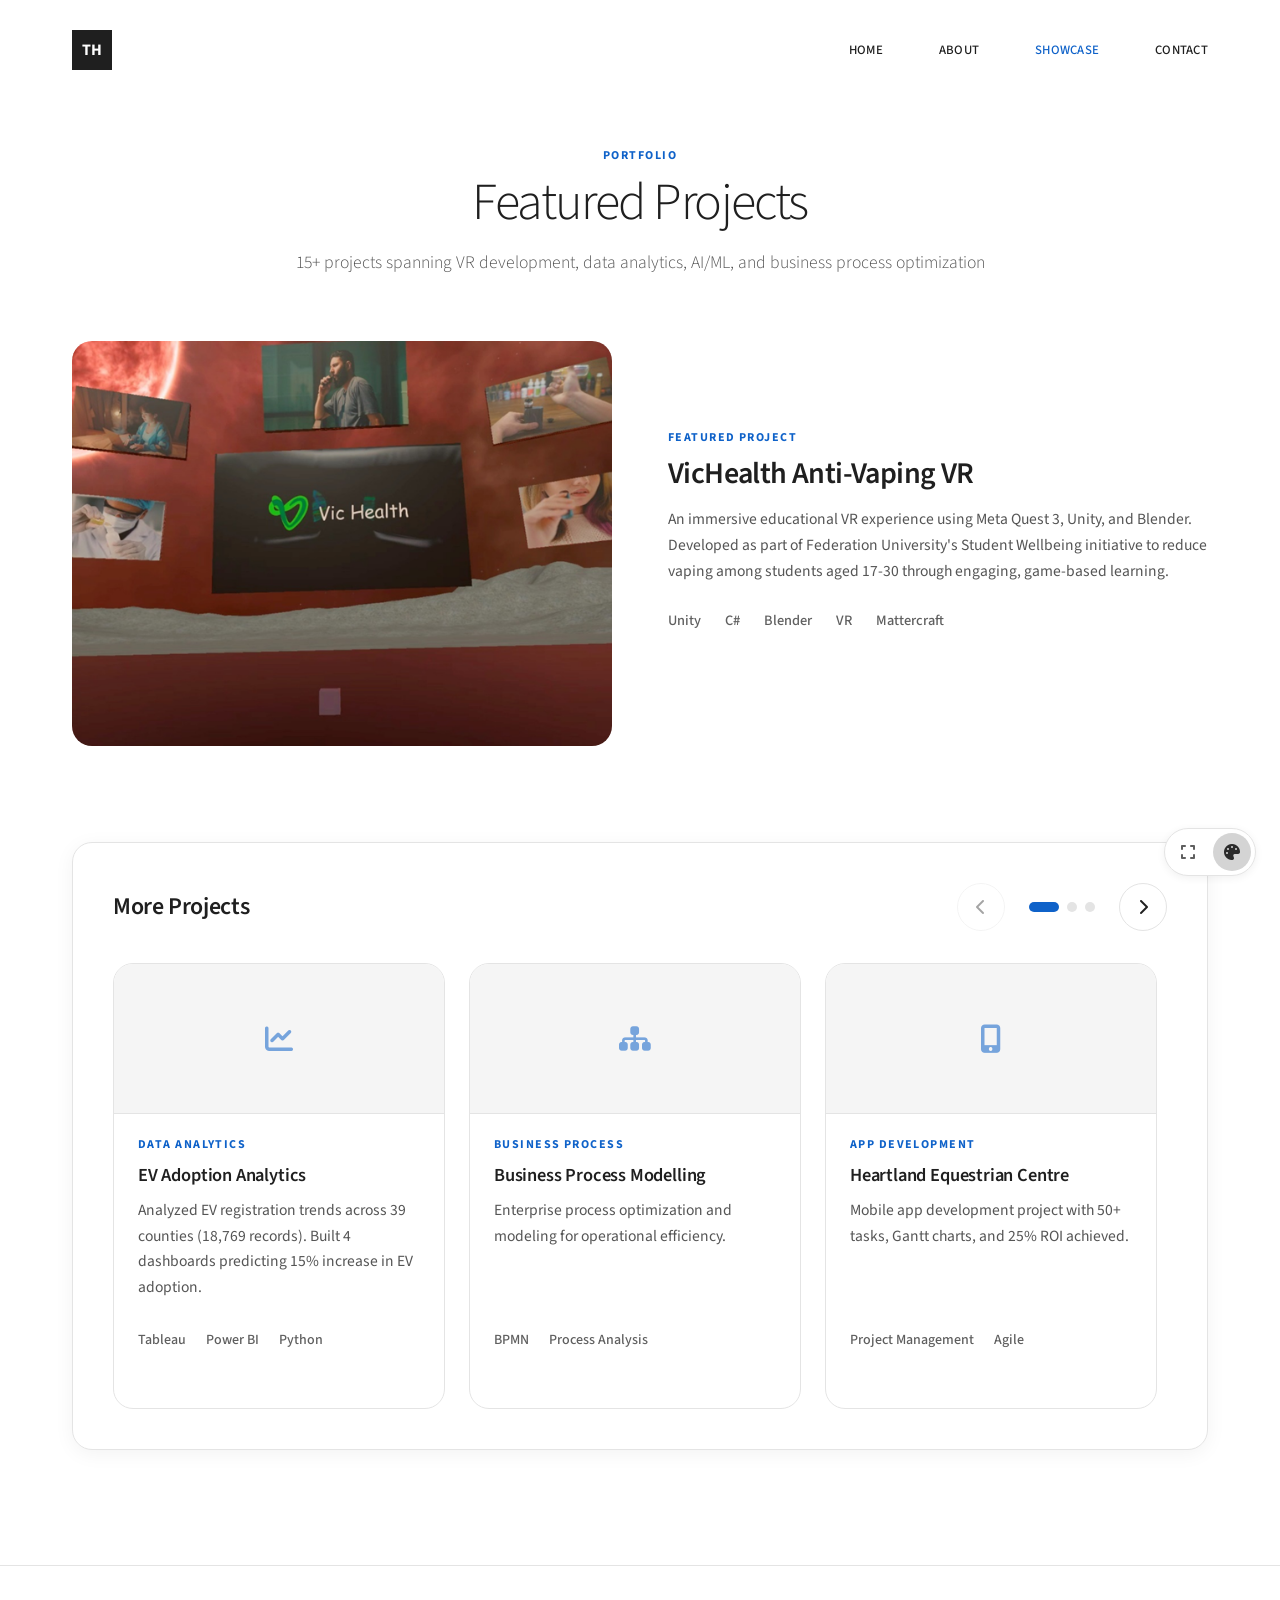
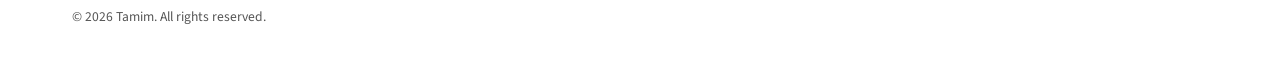
<file: projects.html>
<!DOCTYPE html>
<html lang="en" data-theme="light">
<head>
    <meta charset="UTF-8">
    <script>document.documentElement.dataset.theme = 'light'; try { var p = localStorage.getItem('palette'); if (/^(cream|blue|green|purple)$/.test(p)) document.documentElement.dataset.palette = p; } catch (e) {}</script>
    <meta name="viewport" content="width=device-width, initial-scale=1.0">
    <title>Projects | Tamim</title>

    <!-- Favicon -->
    <link rel="icon" type="image/svg+xml" href="assets/favicon.svg?v=2">

    <!-- SEO -->
    <meta name="description" content="15+ projects spanning VR development, data analytics, AI/ML, and business process optimization.">
    <meta name="keywords" content="Tamim, ScrumMaster, Tech Innovator, Business Analyst, Portfolio, VR Developer, Federation University">
    <meta name="author" content="Tamim">
    <link rel="canonical" href="https://tamim.live/projects.html">

    <!-- Open Graph (social media previews) -->
    <meta property="og:type" content="website">
    <meta property="og:url" content="https://tamim.live/projects.html">
    <meta property="og:title" content="Projects | Tamim">
    <meta property="og:description" content="15+ projects spanning VR development, data analytics, AI/ML, and business process optimization.">
    <meta property="og:image" content="https://tamim.live/assets/tamim.png">

    <!-- Twitter Card -->
    <meta name="twitter:card" content="summary_large_image">
    <meta name="twitter:title" content="Projects | Tamim">
    <meta name="twitter:description" content="15+ projects spanning VR development, data analytics, AI/ML, and business process optimization.">
    <meta name="twitter:image" content="https://tamim.live/assets/tamim.png">

    <link rel="preconnect" href="https://fonts.googleapis.com">
    <link rel="preconnect" href="https://fonts.gstatic.com" crossorigin>
    <link href="https://fonts.googleapis.com/css2?family=Figtree:wght@400;500&family=Source+Sans+3:wght@300;400;500;600;700&display=swap" rel="stylesheet">
    <link rel="stylesheet" href="https://cdnjs.cloudflare.com/ajax/libs/font-awesome/6.4.0/css/all.min.css">

    <link rel="stylesheet" href="styles.css?v=36">

</head>
<body>
    <div class="bg-pattern"></div>
    <div class="bg-gradient"></div>

    <nav class="navbar" id="navbar">
        <div class="nav-container">
            <a href="index.html" class="nav-logo">
                <span class="logo-mark">TH</span>
                <span class="logo-text">Tamim</span>
            </a>

            <ul class="nav-menu" id="navMenu">
                <li><a href="index.html" class="nav-link">Home</a></li>
                <li><a href="about-details.html" class="nav-link">About</a></li>
                <li><a href="projects.html" class="nav-link active">Showcase</a></li>
                <li><a href="contact.html" class="nav-link">Contact</a></li>
            </ul>

            <div class="nav-actions">
                <button class="hamburger" id="hamburger" aria-label="Menu">
                    <span></span>
                    <span></span>
                </button>
            </div>
        </div>
    </nav>

    <main class="main-content page-main">
<section id="projects" class="projects section-padding">
    <div class="container">
        <div class="section-header" data-animate="fade-up">
            <span class="section-tag">Portfolio</span>
            <h1 class="section-title">Featured Projects</h1>
            <p class="section-subtitle">15+ projects spanning VR development, data analytics, AI/ML, and business process optimization</p>
        </div>

        <div class="projects-wrapper">
            <!-- Featured Project -->
             <a href="vr-project.html" style="text-decoration: none; display: block;">
                <div class="project-featured" data-animate="fade-up">
                    <div class="project-image">
                        <div class="project-frame">
                            <img src="assets/Tutorial%20Environment.png" alt="Beyond the Vape VR tutorial environment" class="project-frame-img">
                        </div>
                    </div>
                    <div class="project-details">
                        <span class="project-label">Featured Project</span>

                        <h3 class="project-title">VicHealth Anti-Vaping VR</h3>
                        <p class="project-desc">An immersive educational VR experience using Meta Quest 3, Unity, and Blender. Developed as part of Federation University's Student Wellbeing initiative to reduce vaping among students aged 17-30 through engaging, game-based learning.</p>
                        <div class="tech-tags">
                            <span class="tech-tag">Unity</span>
                            <span class="tech-tag">C#</span>
                            <span class="tech-tag">Blender</span>
                            <span class="tech-tag">VR</span>
                            <span class="tech-tag">Mattercraft</span>
                        </div>
                    </div>
                </div>
            </a>



            <!-- Carousel Container -->
            <div class="projects-carousel-container" data-animate="fade-up" data-delay="200">
                <div class="carousel-header">
                    <h3 class="carousel-title">More Projects</h3>
                    <div class="carousel-controls">
                        <button class="carousel-btn prev" id="prevBtn" aria-label="Previous projects">
                            <i class="fas fa-chevron-left"></i>
                        </button>
                        <div class="carousel-dots" id="carouselDots">
                            <span class="dot active"></span>
                            <span class="dot"></span>
                            <span class="dot"></span>
                        </div>
                        <button class="carousel-btn next" id="nextBtn" aria-label="Next projects">
                            <i class="fas fa-chevron-right"></i>
                        </button>
                    </div>
                </div>

                <div class="carousel-wrapper">
                    <div class="carousel-track" id="carouselTrack">
                        <!-- Project 1 -->
                        <div class="carousel-slide">
                            <div class="project-card">
                                <div class="card-image blue-gradient">
                                    <i class="fas fa-chart-line"></i>
                                </div>
                                <div class="card-body">
                                    <span class="card-category">Data Analytics</span>
                                    <h4>EV Adoption Analytics</h4>
                                    <p>Analyzed EV registration trends across 39 counties (18,769 records). Built 4 dashboards predicting 15% increase in EV adoption.</p>
                                    <div class="tech-tags small">
                                        <span class="tech-tag">Tableau</span>
                                        <span class="tech-tag">Power BI</span>
                                        <span class="tech-tag">Python</span>
                                    </div>
                                </div>
                            </div>
                        </div>

                        <!-- Project 2 -->
                        <div class="carousel-slide">
                            <div class="project-card">
                                <div class="card-image orange-gradient">
                                    <i class="fas fa-sitemap"></i>
                                </div>
                                <div class="card-body">
                                    <span class="card-category">Business Process</span>
                                    <h4>Business Process Modelling</h4>
                                    <p>Enterprise process optimization and modeling for operational efficiency.</p>
                                    <div class="tech-tags small">
                                        <span class="tech-tag">BPMN</span>
                                        <span class="tech-tag">Process Analysis</span>
                                    </div>
                                </div>
                            </div>
                        </div>

                        <!-- Project 3 -->
                        <div class="carousel-slide">
                            <div class="project-card">
                                <div class="card-image green-gradient">
                                    <i class="fas fa-mobile-alt"></i>
                                </div>
                                <div class="card-body">
                                    <span class="card-category">App Development</span>
                                    <h4>Heartland Equestrian Centre</h4>
                                    <p>Mobile app development project with 50+ tasks, Gantt charts, and 25% ROI achieved.</p>
                                    <div class="tech-tags small">
                                        <span class="tech-tag">Project Management</span>
                                        <span class="tech-tag">Agile</span>
                                    </div>
                                </div>
                            </div>
                        </div>

                        <!-- Project 4 -->
                        <div class="carousel-slide">
                            <div class="project-card">
                                <div class="card-image pink-gradient">
                                    <i class="fas fa-bicycle"></i>
                                </div>
                                <div class="card-body">
                                    <span class="card-category">ERP Research</span>
                                    <h4>Global Bike Group ERP</h4>
                                    <p>Evaluated SAP S/4HANA, Oracle ERP Cloud, and Microsoft Dynamics for supply chain management.</p>
                                    <div class="tech-tags small">
                                        <span class="tech-tag">SAP</span>
                                        <span class="tech-tag">ERP</span>
                                        <span class="tech-tag">Research</span>
                                    </div>
                                </div>
                            </div>
                        </div>

                        <!-- Project 5 -->
                        <div class="carousel-slide">
                            <div class="project-card">
                                <div class="card-image red-gradient">
                                    <i class="fas fa-link"></i>
                                </div>
                                <div class="card-body">
                                    <span class="card-category">Blockchain</span>
                                    <h4>Blockchain in Supply Chains</h4>
                                    <p>Research on blockchain integration for sustainability. Identified 7 adoption barriers and 5 recommendations.</p>
                                    <div class="tech-tags small">
                                        <span class="tech-tag">Blockchain</span>
                                        <span class="tech-tag">Sustainability</span>
                                    </div>
                                </div>
                            </div>
                        </div>

                        <!-- Project 6 -->
                        <div class="carousel-slide">
                            <div class="project-card">
                                <div class="card-image teal-gradient">
                                    <i class="fas fa-fingerprint"></i>
                                </div>
                                <div class="card-body">
                                    <span class="card-category">Research</span>
                                    <h4>Biometrics Impact Study</h4>
                                    <p>"Privacy &amp; Public Perception in Supermarket Shopping": research on biometric technology acceptance.</p>
                                    <div class="tech-tags small">
                                        <span class="tech-tag">Research</span>
                                        <span class="tech-tag">Privacy</span>
                                    </div>
                                </div>
                            </div>
                        </div>

                        <!-- Project 7 -->
                        <div class="carousel-slide">
                            <div class="project-card">
                                <div class="card-image indigo-gradient">
                                    <i class="fas fa-lungs"></i>
                                </div>
                                <div class="card-body">
                                    <span class="card-category">Deep Learning</span>
                                    <h4>COVID-19 & TB Classification</h4>
                                    <p>CNN, MobileNetV2, ResNet50 models achieving 99% accuracy for X-ray image classification.</p>
                                    <div class="tech-tags small">
                                        <span class="tech-tag">Deep Learning</span>
                                        <span class="tech-tag">CNN</span>
                                        <span class="tech-tag">Healthcare AI</span>
                                    </div>
                                </div>
                            </div>
                        </div>

                        <!-- Project 8 -->
                        <div class="carousel-slide">
                            <div class="project-card">
                                <div class="card-image cyan-gradient">
                                    <i class="fas fa-truck"></i>
                                </div>
                                <div class="card-body">
                                    <span class="card-category">Supply Chain</span>
                                    <h4>Supply Chain Optimization</h4>
                                    <p>DataCo Global supply chain analysis using ML for demand forecasting and inventory optimization.</p>
                                    <div class="tech-tags small">
                                        <span class="tech-tag">ML</span>
                                        <span class="tech-tag">Power BI</span>
                                        <span class="tech-tag">Optimization</span>
                                    </div>
                                </div>
                            </div>
                        </div>

                        <!-- Project 9 -->
                        <div class="carousel-slide">
                            <div class="project-card">
                                <div class="card-image rose-gradient">
                                    <i class="fas fa-heartbeat"></i>
                                </div>
                                <div class="card-body">
                                    <span class="card-category">Healthcare AI</span>
                                    <h4>Cardio Predict</h4>
                                    <p>Web-integrated ML approach for cardiac health surveillance using Explainable AI. 94% accuracy.</p>
                                    <div class="tech-tags small">
                                        <span class="tech-tag">Python</span>
                                        <span class="tech-tag">XAI</span>
                                        <span class="tech-tag">Random Forest</span>
                                    </div>
                                </div>
                            </div>
                        </div>
                    </div>
                </div>
            </div>
        </div>
    </div>
</section>
    </main>

    <footer class="footer">
        <div class="container">
            <p class="footer-copyright">&copy; 2026 Tamim. All rights reserved.</p>
        </div>
    </footer>
    <div class="corner-controls">
        <button class="theme-toggle fullscreen-toggle" id="fullscreenToggle" aria-label="Enter fullscreen" title="Fullscreen" hidden>
            <i class="fas fa-expand"></i>
            <i class="fas fa-compress"></i>
        </button>
        <div class="palette" id="palette">
            <button type="button" class="palette-toggle" id="paletteToggle" aria-label="Change site colors" aria-expanded="false">
                <i class="fas fa-palette"></i>
            </button>
            <div class="palette-swatches" role="group" aria-label="Site colors">
                <button type="button" class="palette-swatch" data-palette-choice="default" style="--swatch: #ffffff" aria-label="White"></button>
                <button type="button" class="palette-swatch" data-palette-choice="cream" style="--swatch: #ece6d4" aria-label="Cream"></button>
                <button type="button" class="palette-swatch" data-palette-choice="blue" style="--swatch: #004293" aria-label="Blue"></button>
                <button type="button" class="palette-swatch" data-palette-choice="green" style="--swatch: #015422" aria-label="Green"></button>
                <button type="button" class="palette-swatch" data-palette-choice="purple" style="--swatch: #36004e" aria-label="Purple"></button>
            </div>
        </div>
    </div>

    <button class="scroll-top" id="scrollTop" aria-label="Scroll to top">
        <i class="fas fa-arrow-up"></i>
    </button>

    <script src="script.js?v=14"></script>
</body>
</html>
</file>
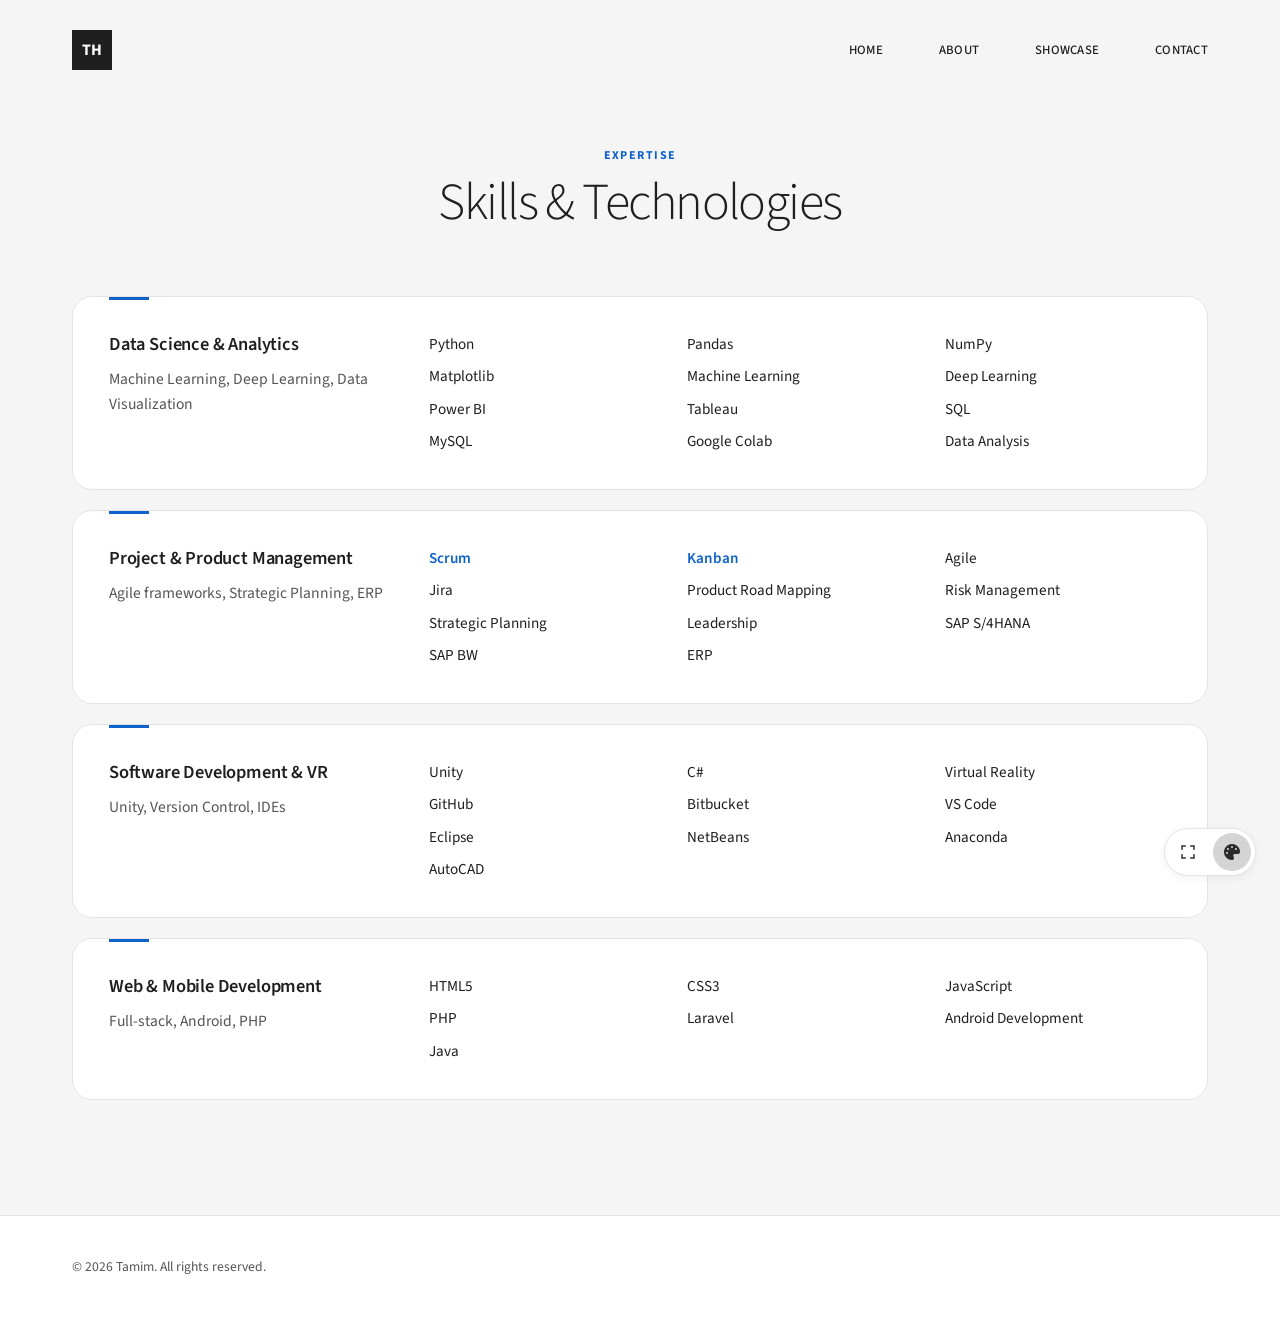
<file: skills.html>
<!DOCTYPE html>
<html lang="en" data-theme="light">
<head>
    <meta charset="UTF-8">
    <script>document.documentElement.dataset.theme = 'light'; try { var p = localStorage.getItem('palette'); if (/^(cream|blue|green|purple)$/.test(p)) document.documentElement.dataset.palette = p; } catch (e) {}</script>
    <meta name="viewport" content="width=device-width, initial-scale=1.0">
    <title>Skills | Tamim</title>

    <!-- Favicon -->
    <link rel="icon" type="image/svg+xml" href="assets/favicon.svg?v=2">

    <!-- SEO -->
    <meta name="description" content="Skills in data science and analytics, project and product management, software development, VR, and web development.">
    <meta name="keywords" content="Tamim, ScrumMaster, Tech Innovator, Business Analyst, Portfolio, VR Developer, Federation University">
    <meta name="author" content="Tamim">
    <link rel="canonical" href="https://tamim.live/skills.html">

    <!-- Open Graph (social media previews) -->
    <meta property="og:type" content="website">
    <meta property="og:url" content="https://tamim.live/skills.html">
    <meta property="og:title" content="Skills | Tamim">
    <meta property="og:description" content="Skills in data science and analytics, project and product management, software development, VR, and web development.">
    <meta property="og:image" content="https://tamim.live/assets/tamim.png">

    <!-- Twitter Card -->
    <meta name="twitter:card" content="summary_large_image">
    <meta name="twitter:title" content="Skills | Tamim">
    <meta name="twitter:description" content="Skills in data science and analytics, project and product management, software development, VR, and web development.">
    <meta name="twitter:image" content="https://tamim.live/assets/tamim.png">

    <link rel="preconnect" href="https://fonts.googleapis.com">
    <link rel="preconnect" href="https://fonts.gstatic.com" crossorigin>
    <link href="https://fonts.googleapis.com/css2?family=Figtree:wght@400;500&family=Source+Sans+3:wght@300;400;500;600;700&display=swap" rel="stylesheet">
    <link rel="stylesheet" href="https://cdnjs.cloudflare.com/ajax/libs/font-awesome/6.4.0/css/all.min.css">

    <link rel="stylesheet" href="styles.css?v=36">

</head>
<body>
    <div class="bg-pattern"></div>
    <div class="bg-gradient"></div>

    <nav class="navbar" id="navbar">
        <div class="nav-container">
            <a href="index.html" class="nav-logo">
                <span class="logo-mark">TH</span>
                <span class="logo-text">Tamim</span>
            </a>

            <ul class="nav-menu" id="navMenu">
                <li><a href="index.html" class="nav-link">Home</a></li>
                <li><a href="about-details.html" class="nav-link">About</a></li>
                <li><a href="projects.html" class="nav-link">Showcase</a></li>
                <li><a href="contact.html" class="nav-link">Contact</a></li>
            </ul>

            <div class="nav-actions">
                <button class="hamburger" id="hamburger" aria-label="Menu">
                    <span></span>
                    <span></span>
                </button>
            </div>
        </div>
    </nav>

    <main class="main-content page-main">
  <section id="skills" class="skills section-padding">
    <div class="container">
        <div class="section-header" data-animate="fade-up">
            <span class="section-tag">Expertise</span>
            <h1 class="section-title">Skills & Technologies</h1>
        </div>

        <div class="skills-grid-comprehensive">
            <!-- Data Science & Analytics -->
            <div class="skill-category" data-animate="fade-up" data-delay="100">
                <div class="skill-header-modern">
                    <div class="skill-title-wrap">
                        <h3>Data Science & Analytics</h3>
                        <p>Machine Learning, Deep Learning, Data Visualization</p>
                    </div>
                </div>
                <div class="skill-tags-modern">
                    <span class="skill-tag">Python</span>
                    <span class="skill-tag">Pandas</span>
                    <span class="skill-tag">NumPy</span>
                    <span class="skill-tag">Matplotlib</span>
                    <span class="skill-tag">Machine Learning</span>
                    <span class="skill-tag">Deep Learning</span>
                    <span class="skill-tag">Power BI</span>
                    <span class="skill-tag">Tableau</span>
                    <span class="skill-tag">SQL</span>
                    <span class="skill-tag">MySQL</span>
                    <span class="skill-tag">Google Colab</span>
                    <span class="skill-tag">Data Analysis</span>
                </div>
            </div>

            <!-- Project & Product Management -->
            <div class="skill-category" data-animate="fade-up" data-delay="150">
                <div class="skill-header-modern">
                    <div class="skill-title-wrap">
                        <h3>Project & Product Management</h3>
                        <p>Agile frameworks, Strategic Planning, ERP</p>
                    </div>
                </div>
                <div class="skill-tags-modern">
                    <span class="skill-tag highlight">Scrum</span>
                    <span class="skill-tag highlight">Kanban</span>
                    <span class="skill-tag">Agile</span>
                    <span class="skill-tag">Jira</span>
                    <span class="skill-tag">Product Road Mapping</span>
                    <span class="skill-tag">Risk Management</span>
                    <span class="skill-tag">Strategic Planning</span>
                    <span class="skill-tag">Leadership</span>
                    <span class="skill-tag">SAP S/4HANA</span>
                    <span class="skill-tag">SAP BW</span>
                    <span class="skill-tag">ERP</span>
                </div>
            </div>

            <!-- Software Development & VR -->
            <div class="skill-category" data-animate="fade-up" data-delay="200">
                <div class="skill-header-modern">
                    <div class="skill-title-wrap">
                        <h3>Software Development & VR</h3>
                        <p>Unity, Version Control, IDEs</p>
                    </div>
                </div>
                <div class="skill-tags-modern">
                    <span class="skill-tag">Unity</span>
                    <span class="skill-tag">C#</span>
                    <span class="skill-tag">Virtual Reality</span>
                    <span class="skill-tag">GitHub</span>
                    <span class="skill-tag">Bitbucket</span>
                    <span class="skill-tag">VS Code</span>
                    <span class="skill-tag">Eclipse</span>
                    <span class="skill-tag">NetBeans</span>
                    <span class="skill-tag">Anaconda</span>
                    <span class="skill-tag">AutoCAD</span>
                </div>
            </div>

            <!-- Web Development -->
            <div class="skill-category" data-animate="fade-up" data-delay="250">
                <div class="skill-header-modern">
                    <div class="skill-title-wrap">
                        <h3>Web & Mobile Development</h3>
                        <p>Full-stack, Android, PHP</p>
                    </div>
                </div>
                <div class="skill-tags-modern">
                    <span class="skill-tag">HTML5</span>
                    <span class="skill-tag">CSS3</span>
                    <span class="skill-tag">JavaScript</span>
                    <span class="skill-tag">PHP</span>
                    <span class="skill-tag">Laravel</span>
                    <span class="skill-tag">Android Development</span>
                    <span class="skill-tag">Java</span>
                </div>
            </div>
        </div>
    </div>
</section>
    </main>

    <footer class="footer">
        <div class="container">
            <p class="footer-copyright">&copy; 2026 Tamim. All rights reserved.</p>
        </div>
    </footer>
    <div class="corner-controls">
        <button class="theme-toggle fullscreen-toggle" id="fullscreenToggle" aria-label="Enter fullscreen" title="Fullscreen" hidden>
            <i class="fas fa-expand"></i>
            <i class="fas fa-compress"></i>
        </button>
        <div class="palette" id="palette">
            <button type="button" class="palette-toggle" id="paletteToggle" aria-label="Change site colors" aria-expanded="false">
                <i class="fas fa-palette"></i>
            </button>
            <div class="palette-swatches" role="group" aria-label="Site colors">
                <button type="button" class="palette-swatch" data-palette-choice="default" style="--swatch: #ffffff" aria-label="White"></button>
                <button type="button" class="palette-swatch" data-palette-choice="cream" style="--swatch: #ece6d4" aria-label="Cream"></button>
                <button type="button" class="palette-swatch" data-palette-choice="blue" style="--swatch: #004293" aria-label="Blue"></button>
                <button type="button" class="palette-swatch" data-palette-choice="green" style="--swatch: #015422" aria-label="Green"></button>
                <button type="button" class="palette-swatch" data-palette-choice="purple" style="--swatch: #36004e" aria-label="Purple"></button>
            </div>
        </div>
    </div>

    <button class="scroll-top" id="scrollTop" aria-label="Scroll to top">
        <i class="fas fa-arrow-up"></i>
    </button>

    <script src="script.js?v=14"></script>
</body>
</html>
</file>
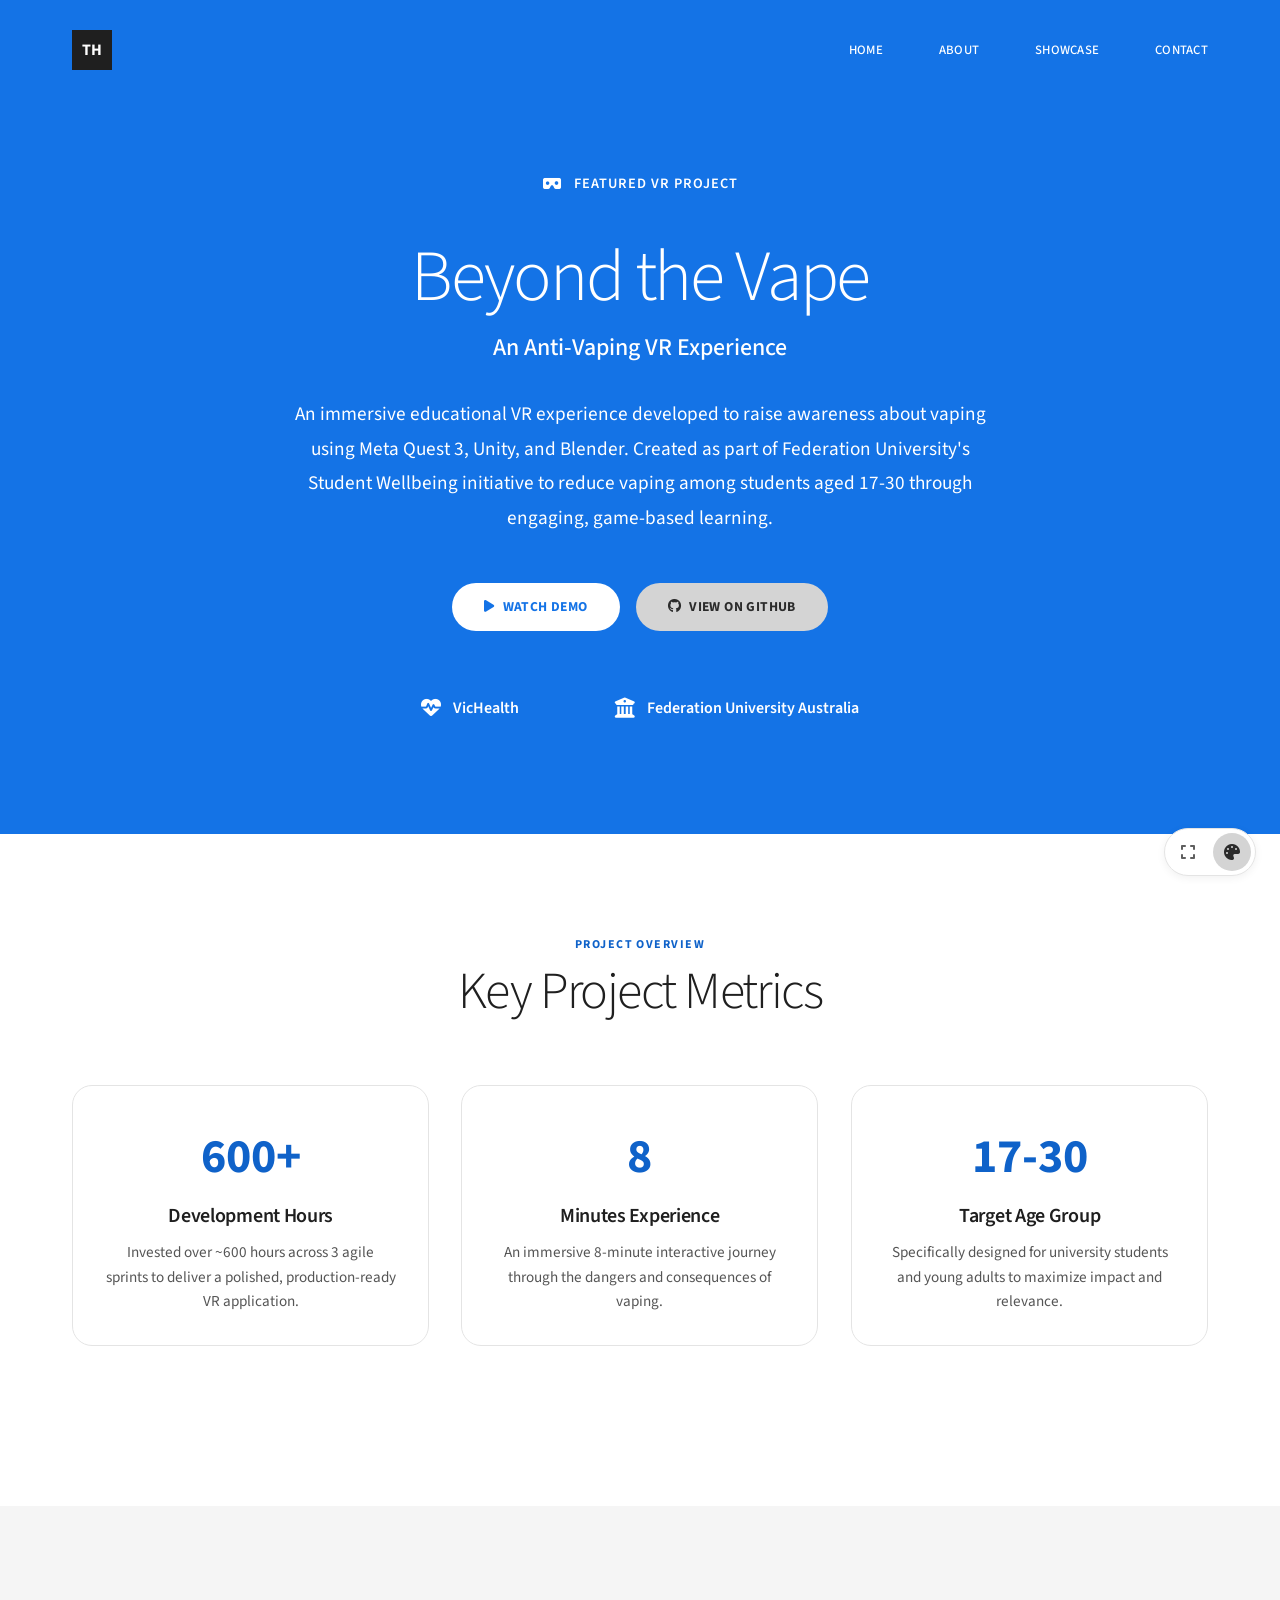
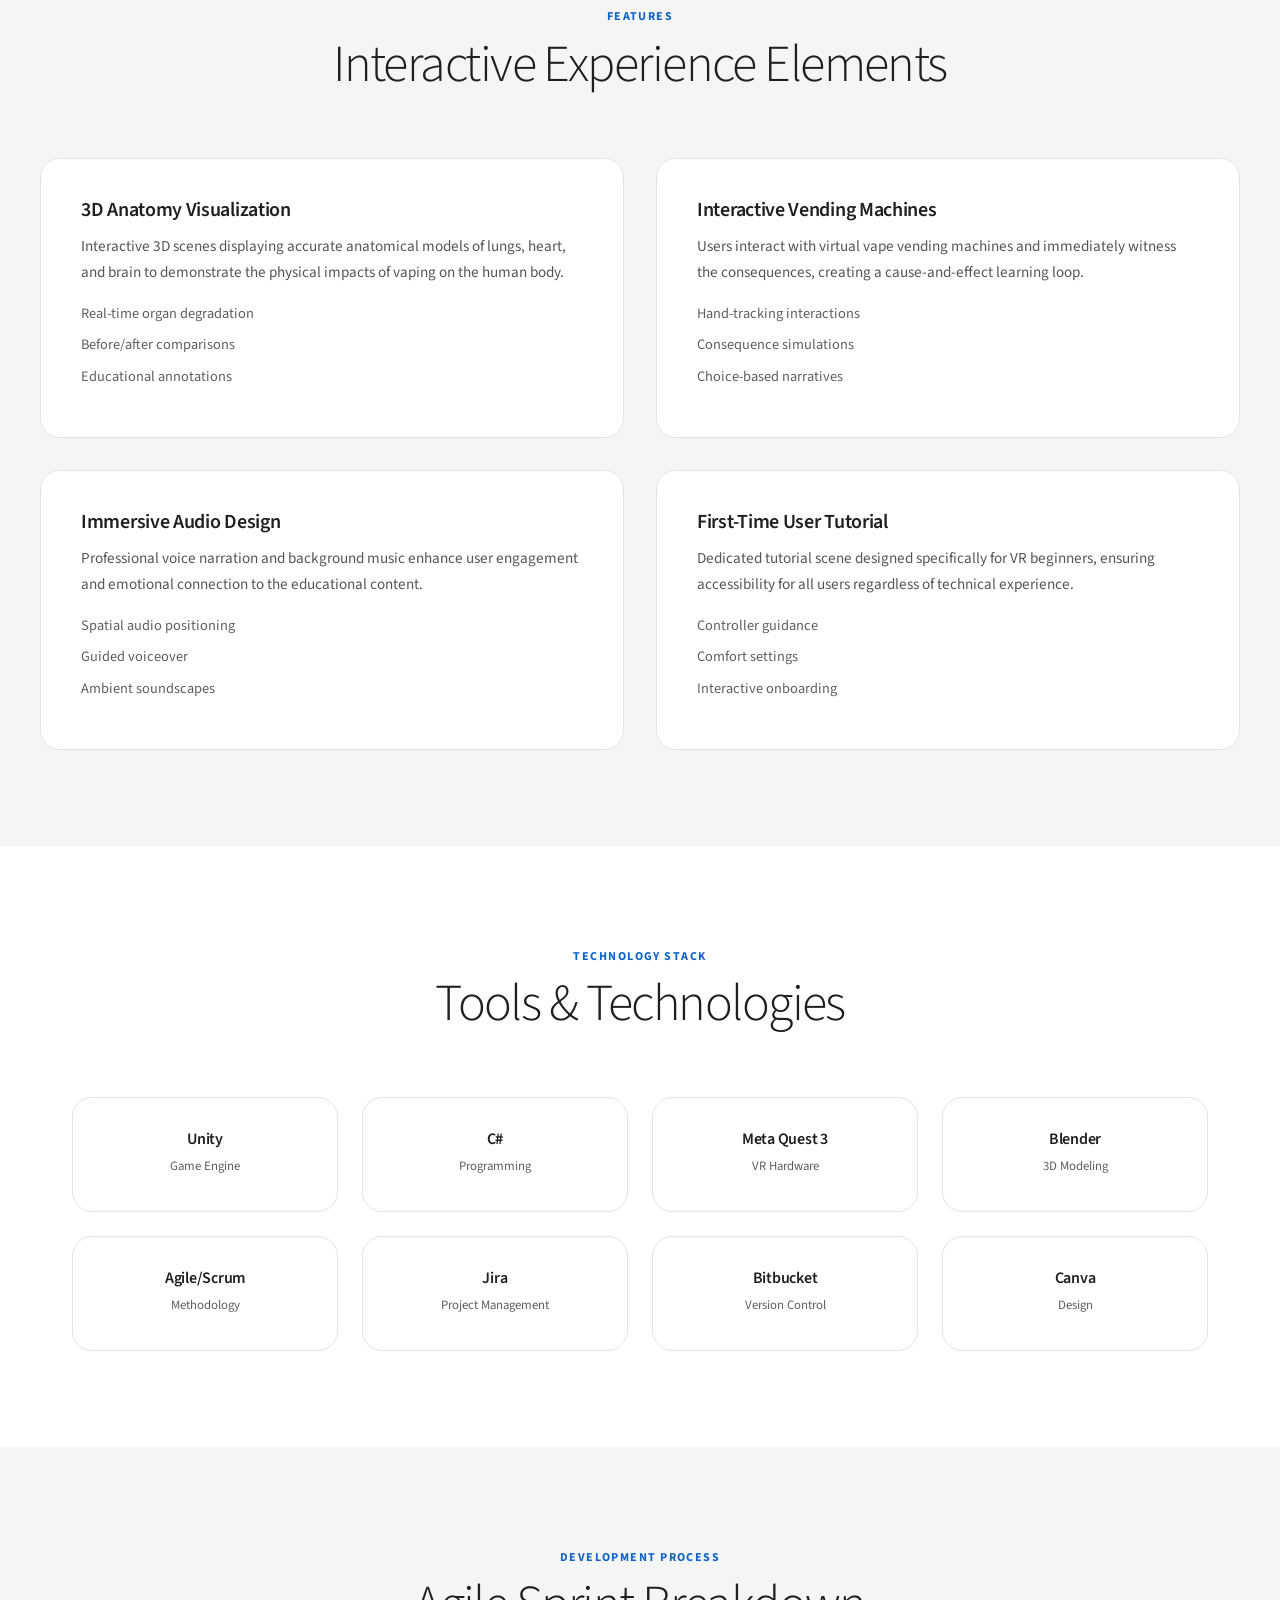
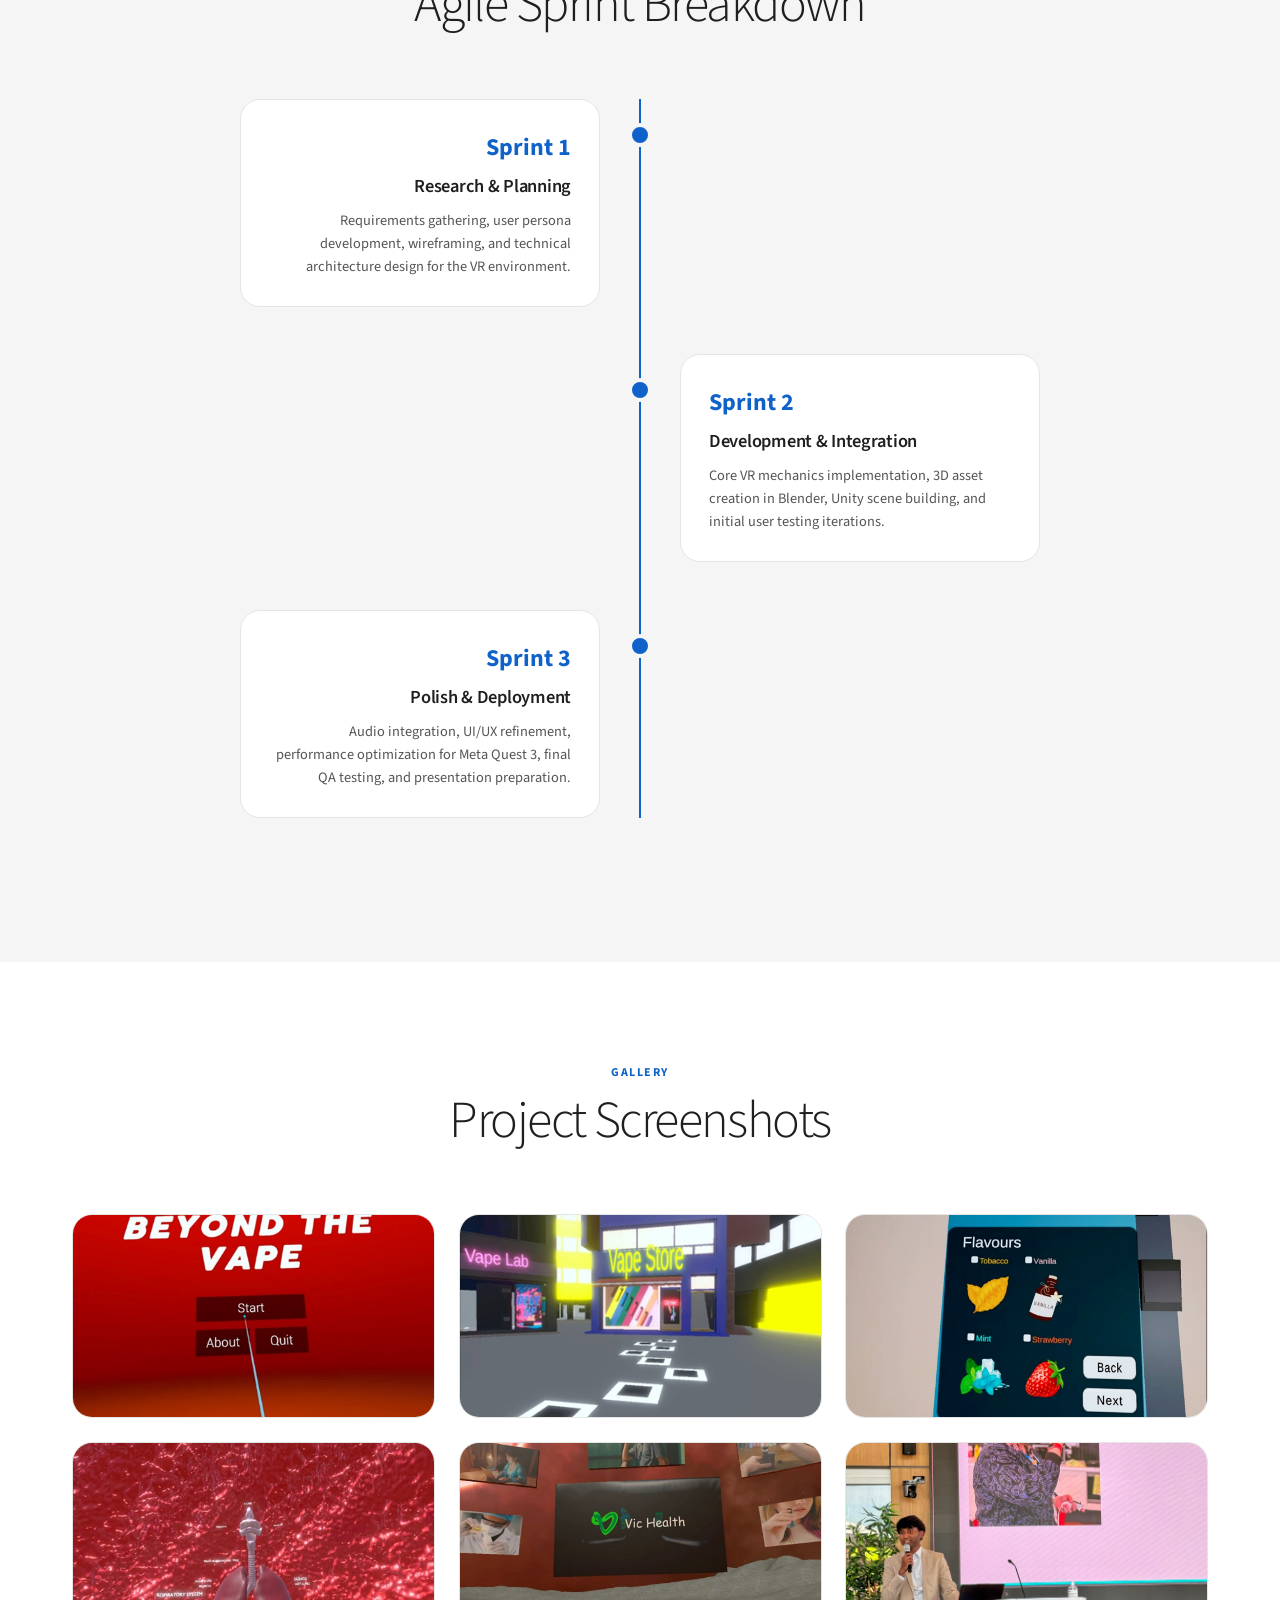
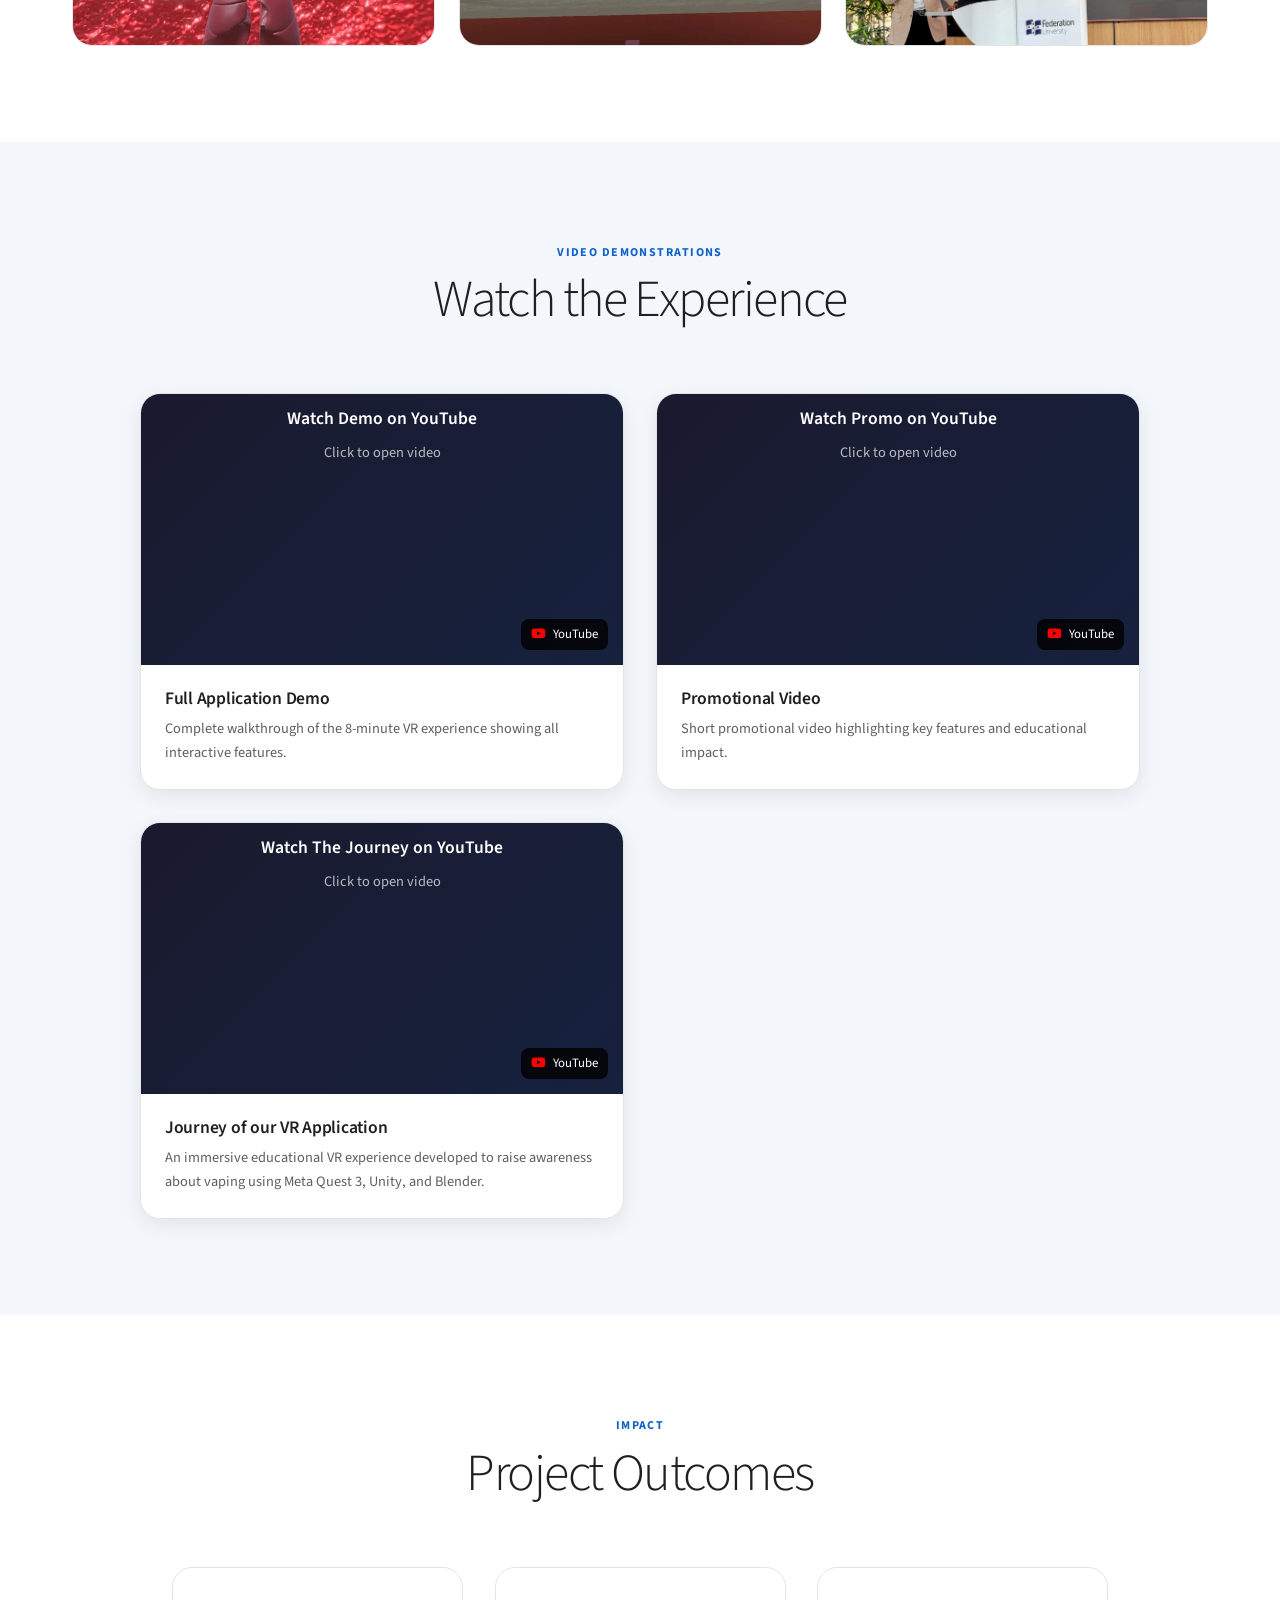
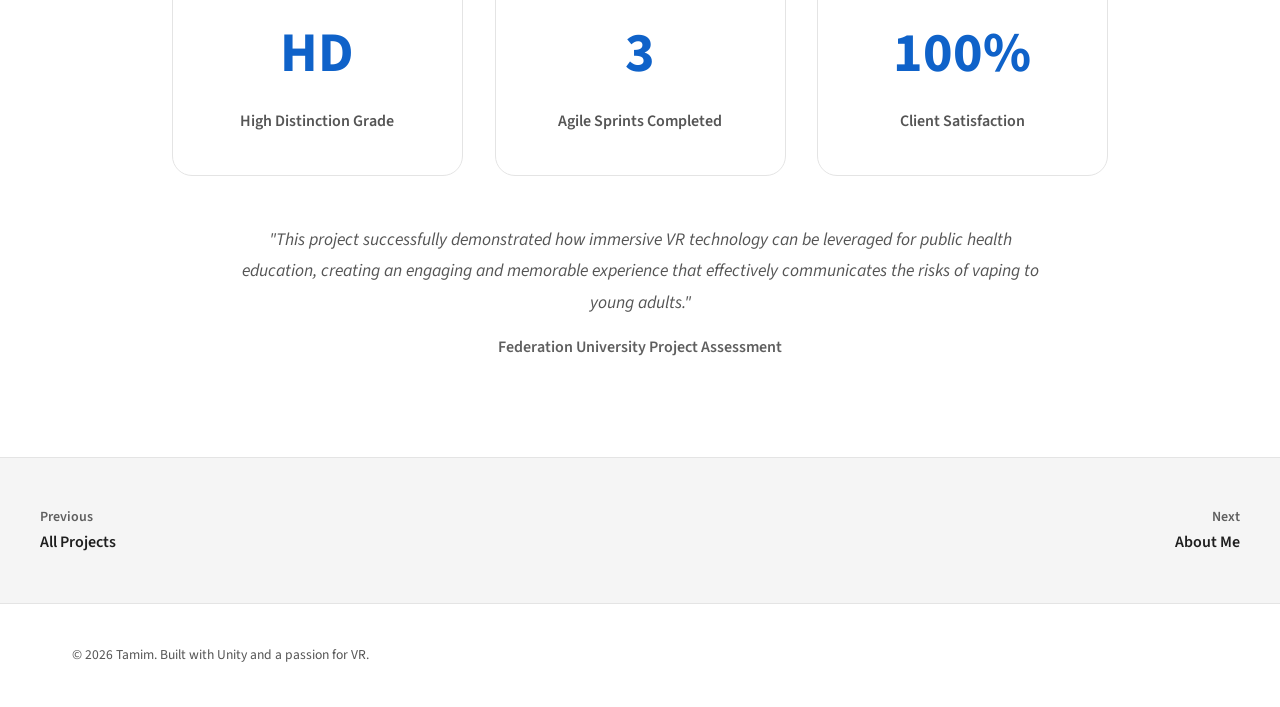
<file: vr-project.html>
<!DOCTYPE html>
<html lang="en" data-theme="light">
<head>
    <meta charset="UTF-8">
    <script>document.documentElement.dataset.theme = 'light'; try { var p = localStorage.getItem('palette'); if (/^(cream|blue|green|purple)$/.test(p)) document.documentElement.dataset.palette = p; } catch (e) {}</script>
    <meta name="viewport" content="width=device-width, initial-scale=1.0">
    <meta name="description" content="An immersive educational VR experience developed to raise awareness about vaping using Meta Quest 3, Unity, and Blender.">
    <title>Beyond the Vape | VicHealth Anti-Vaping VR Project</title>

    <!-- Favicon -->
    <link rel="icon" type="image/svg+xml" href="assets/favicon.svg?v=2">
    <link rel="preconnect" href="https://fonts.googleapis.com">
    <link rel="preconnect" href="https://fonts.gstatic.com" crossorigin>
    <link href="https://fonts.googleapis.com/css2?family=Figtree:wght@400;500&family=Source+Sans+3:wght@300;400;500;600;700&display=swap" rel="stylesheet">
    <link rel="stylesheet" href="https://cdnjs.cloudflare.com/ajax/libs/font-awesome/6.4.0/css/all.min.css">
    <link rel="stylesheet" href="styles.css?v=36">

    <style>
        :root {
            --vr-accent: var(--primary);
        }

        /* Hero Section */
        .hero-section {
            min-height: 90vh;
            display: flex;
            align-items: center;
            justify-content: center;
            padding: 10rem 2rem 6rem;
            background: var(--primary);
            color: #fff;
            position: relative;
            overflow: hidden;
        }

        
        @keyframes pulse-bg {
            0%, 100% { transform: scale(1); opacity: 0.5; }
            50% { transform: scale(1.1); opacity: 0.8; }
        }

        .hero-content {
            text-align: center;
            max-width: 900px;
            position: relative;
            z-index: 1;
        }

        .project-badge {
            display: inline-flex;
            align-items: center;
            gap: 0.75rem;
            padding: 0.75rem 1.5rem;
            background: rgba(255, 255, 255, 0.16);
            border: none;
            border-radius: var(--r-pill);
            font-size: 0.9rem;
            font-weight: 600;
            color: #ffffff;
            margin-bottom: 2rem;
            text-transform: uppercase;
            letter-spacing: 1px;
        }

        .hero-title {
            font-family: 'Source Sans 3', sans-serif;
            font-size: clamp(2.75rem, 6.5vw, 4.5rem);
            font-weight: 300;
            letter-spacing: -0.03em;
            margin-bottom: 1rem;
            color: #ffffff;
            -webkit-text-fill-color: #ffffff;
            line-height: 1.05;
        }

        .hero-subtitle {
            font-size: 1.5rem;
            color: rgba(255, 255, 255, 0.88);
            margin-bottom: 2rem;
            font-weight: 500;
        }

        .hero-description {
            font-size: 1.2rem;
            color: rgba(255, 255, 255, 0.75);
            max-width: 700px;
            margin: 0 auto 3rem;
            line-height: 1.8;
        }

        .client-logos {
            display: flex;
            justify-content: center;
            align-items: center;
            gap: 3rem;
            margin-top: 3rem;
            flex-wrap: wrap;
        }

        .client-badge {
            display: flex;
            align-items: center;
            gap: 0.75rem;
            padding: 1rem 1.5rem;
            background: rgba(255, 255, 255, 0.12);
            border-radius: var(--r-lg);
            border: none;
            font-weight: 600;
            color: #ffffff;
        }

        .client-badge i {
            color: #ffffff;
            font-size: 1.25rem;
        }

        .cta-group {
            display: flex;
            gap: 1rem;
            justify-content: center;
            flex-wrap: wrap;
        }

        .btn-vr {
            display: inline-flex;
            align-items: center;
            gap: 0.5rem;
            padding: 1rem 2rem;
            border-radius: var(--r-lg);
            font-size: 1rem;
            font-weight: 600;
            text-decoration: none;
            border: none;
            cursor: pointer;
            transition: all 0.3s;
        }

        .btn-primary-vr {
            background: #ffffff;
            color: var(--primary);
            box-shadow: none;
        }

        .btn-primary-vr:hover {
            transform: translateY(-3px);
            box-shadow: 0 8px 25px color-mix(in srgb, var(--primary) 40%, transparent);
        }

        .btn-secondary-vr {
            background: transparent;
            color: #ffffff;
            border: 1.5px solid rgba(255, 255, 255, 0.45);
        }

        .btn-secondary-vr:hover {
            border-color: var(--vr-accent);
            color: var(--vr-accent);
        }

        /* Overview Section */
        .overview-section {
            padding: 6rem 2rem;
            max-width: 1200px;
            margin: 0 auto;
        }

        .overview-grid {
            display: grid;
            grid-template-columns: repeat(3, 1fr);
            gap: 2rem;
            margin-bottom: 4rem;
        }

        .overview-card {
            background: var(--bg-card);
            border: 1px solid var(--border-color);
            border-radius: var(--r-lg);
            padding: 2rem;
            text-align: center;
            transition: all 0.3s ease;
        }

        .overview-card:hover {
            transform: translateY(-5px);
            border-color: var(--vr-accent);
            box-shadow: 0 20px 40px -15px color-mix(in srgb, var(--primary) 20%, transparent);
        }

        .overview-icon {
            width: 64px;
            height: 64px;
            background: linear-gradient(135deg, color-mix(in srgb, var(--primary) 20%, transparent), color-mix(in srgb, var(--primary) 20%, transparent));
            border-radius: var(--r-lg);
            display: flex;
            align-items: center;
            justify-content: center;
            margin: 0 auto 1.5rem;
            font-size: 1.75rem;
            color: var(--vr-accent);
        }

        .overview-card h3 {
            font-size: 1.25rem;
            margin-bottom: 0.75rem;
            color: var(--text-primary);
        }

        .overview-card p {
            color: var(--text-secondary);
            font-size: 0.95rem;
            line-height: 1.6;
        }

        .stat-number-large {
            font-family: 'Source Sans 3', sans-serif;
            font-size: 3rem;
            font-weight: 700;
            background: linear-gradient(135deg, var(--primary), var(--primary));
            -webkit-background-clip: text;
            -webkit-text-fill-color: transparent;
            margin-bottom: 0.5rem;
        }

        /* Features Section */
        .features-section {
            padding: 6rem 2rem;
            background: var(--bg-secondary);
        }

        .features-grid {
            display: grid;
            grid-template-columns: repeat(2, 1fr);
            gap: 2rem;
            max-width: 1200px;
            margin: 0 auto;
        }

        .feature-card {
            background: var(--bg-card);
            border: 1px solid var(--border-color);
            border-radius: var(--r-lg);
            padding: 2.5rem;
            display: flex;
            gap: 1.5rem;
            transition: all 0.3s ease;
        }

        .feature-card:hover {
            transform: translateY(-5px);
            border-color: var(--vr-accent);
            box-shadow: 0 20px 40px -15px rgba(0, 0, 0, 0.2);
        }

        .feature-icon {
            width: 56px;
            height: 56px;
            background: linear-gradient(135deg, var(--primary), var(--primary));
            border-radius: var(--r-lg);
            display: flex;
            align-items: center;
            justify-content: center;
            color: white;
            font-size: 1.5rem;
            flex-shrink: 0;
        }

        .feature-content h3 {
            font-size: 1.25rem;
            margin-bottom: 0.75rem;
            color: var(--text-primary);
        }

        .feature-content p {
            color: var(--text-secondary);
            line-height: 1.7;
            font-size: 0.95rem;
        }

        .feature-list {
            list-style: none;
            margin-top: 1rem;
        }

        .feature-list li {
            display: flex;
            align-items: center;
            gap: 0.5rem;
            color: var(--text-muted);
            font-size: 0.9rem;
            margin-bottom: 0.5rem;
        }

        .feature-list i {
            color: var(--secondary);
            font-size: 0.875rem;
        }

        /* Tech Stack Section */
        .tech-section {
            padding: 6rem 2rem;
            max-width: 1200px;
            margin: 0 auto;
        }

        .tech-grid {
            display: grid;
            grid-template-columns: repeat(4, 1fr);
            gap: 1.5rem;
        }

        .tech-card {
            background: var(--bg-card);
            border: 1px solid var(--border-color);
            border-radius: var(--r-lg);
            padding: 2rem 1.5rem;
            text-align: center;
            transition: all 0.3s ease;
        }

        .tech-card:hover {
            transform: translateY(-5px);
            border-color: var(--primary);
            box-shadow: 0 10px 25px -5px color-mix(in srgb, var(--primary) 15%, transparent);
        }

        .tech-icon-wrapper {
            width: 60px;
            height: 60px;
            background: var(--bg-secondary);
            border-radius: var(--r-lg);
            display: flex;
            align-items: center;
            justify-content: center;
            margin: 0 auto 1rem;
            font-size: 1.75rem;
            color: var(--primary);
        }

        .tech-card h4 {
            font-size: 1rem;
            color: var(--text-primary);
            margin-bottom: 0.25rem;
        }

        .tech-card span {
            font-size: 0.8rem;
            color: var(--text-muted);
        }

        /* Process Section */
        .process-section {
            padding: 6rem 2rem;
            background: var(--bg-secondary);
        }

        .process-timeline {
            max-width: 800px;
            margin: 0 auto;
            position: relative;
        }

        .process-timeline::before {
            content: '';
            position: absolute;
            left: 50%;
            transform: translateX(-50%);
            width: 2px;
            height: 100%;
            background: linear-gradient(to bottom, var(--vr-accent), var(--primary));
        }

        .process-item {
            display: flex;
            justify-content: center;
            margin-bottom: 3rem;
            position: relative;
        }

        .process-content {
            background: var(--bg-card);
            border: 1px solid var(--border-color);
            border-radius: var(--r-lg);
            padding: 1.75rem;
            width: 45%;
            position: relative;
        }

        .process-item:nth-child(odd) .process-content {
            margin-right: auto;
            margin-left: 0;
            text-align: right;
        }

        .process-item:nth-child(even) .process-content {
            margin-left: auto;
            margin-right: 0;
            text-align: left;
        }

        .process-dot {
            position: absolute;
            left: 50%;
            transform: translateX(-50%);
            width: 24px;
            height: 24px;
            background: linear-gradient(135deg, var(--vr-accent), var(--primary));
            border-radius: var(--r-pill);
            border: 4px solid var(--bg-secondary);
            top: 1.5rem;
            z-index: 2;
        }

        .process-number {
            font-family: 'Source Sans 3', sans-serif;
            font-size: 1.5rem;
            font-weight: 700;
            color: var(--vr-accent);
            margin-bottom: 0.5rem;
        }

        .process-content h3 {
            font-size: 1.15rem;
            margin-bottom: 0.75rem;
            color: var(--text-primary);
        }

        .process-content p {
            color: var(--text-secondary);
            font-size: 0.9rem;
            line-height: 1.6;
        }

        /* Gallery Section */
        .gallery-section {
            padding: 6rem 2rem;
            max-width: 1200px;
            margin: 0 auto;
        }

        .gallery-grid {
            display: grid;
            grid-template-columns: repeat(3, 1fr);
            gap: 1.5rem;
        }

        .gallery-item {
            aspect-ratio: 16/9;
            background: var(--bg-card);
            border-radius: var(--r-lg);
            overflow: hidden;
            border: 1px solid var(--border-color);
            position: relative;
            cursor: pointer;
            transition: all 0.3s ease;
        }

        .gallery-item:hover {
            transform: translateY(-5px);
            border-color: var(--vr-accent);
            box-shadow: 0 20px 40px -15px color-mix(in srgb, var(--primary) 20%, transparent);
        }

        .gallery-item img {
            width: 100%;
            height: 100%;
            object-fit: cover;
            transition: transform 0.5s ease;
        }

        .gallery-item:hover img {
            transform: scale(1.05);
        }

        .gallery-overlay {
            position: absolute;
            inset: 0;
            background: linear-gradient(to top, rgba(0,0,0,0.8), transparent);
            display: flex;
            align-items: flex-end;
            padding: 1.5rem;
            opacity: 0;
            transition: opacity 0.3s ease;
        }

        .gallery-item:hover .gallery-overlay {
            opacity: 1;
        }

        .gallery-caption {
            color: white;
            font-weight: 600;
            font-size: 0.9rem;
        }

        /* Video Section */
        .video-section {
            padding: 6rem 2rem;
            background: linear-gradient(135deg, color-mix(in srgb, var(--primary) 5%, transparent), color-mix(in srgb, var(--primary) 5%, transparent));
        }

        .video-grid {
            display: grid;
            grid-template-columns: repeat(2, 1fr);
            gap: 2rem;
            max-width: 1000px;
            margin: 0 auto;
        }

        .video-card {
            background: var(--bg-card);
            border-radius: var(--r-lg);
            overflow: hidden;
            border: 1px solid var(--border-color);
            box-shadow: var(--shadow-lg);
        }

        .video-wrapper {
            position: relative;
            padding-bottom: 56.25%;
            height: 0;
            overflow: hidden;
            background: var(--bg-secondary);
        }

        .video-wrapper iframe {
            position: absolute;
            top: 0;
            left: 0;
            width: 100%;
            height: 100%;
            border: none;
        }

        .video-info {
            padding: 1.5rem;
        }

        .video-info h3 {
            font-size: 1.1rem;
            margin-bottom: 0.5rem;
            color: var(--text-primary);
        }

        .video-info p {
            color: var(--text-muted);
            font-size: 0.9rem;
        }

        /* Results Section */
        .results-section {
            padding: 6rem 2rem;
            max-width: 1000px;
            margin: 0 auto;
            text-align: center;
        }

        .results-grid {
            display: grid;
            grid-template-columns: repeat(3, 1fr);
            gap: 2rem;
            margin-top: 3rem;
        }

        .result-item {
            background: var(--bg-card);
            border: 1px solid var(--border-color);
            border-radius: var(--r-lg);
            padding: 2.5rem 2rem;
            transition: all 0.3s ease;
        }

        .result-item:hover {
            transform: translateY(-5px);
            border-color: var(--primary);
            box-shadow: 0 20px 40px -15px color-mix(in srgb, var(--primary) 20%, transparent);
        }

        .result-number {
            font-family: 'Source Sans 3', sans-serif;
            font-size: 3.5rem;
            font-weight: 700;
            color: var(--primary);
            margin-bottom: 0.5rem;
        }

        .result-label {
            color: var(--text-secondary);
            font-weight: 600;
            font-size: 1rem;
        }

        /* Project Navigation */
        .project-nav {
            padding: 3rem 2rem;
            background: var(--bg-secondary);
            border-top: 1px solid var(--border-color);
        }

        .project-nav-content {
            max-width: 1200px;
            margin: 0 auto;
            display: flex;
            justify-content: space-between;
            align-items: center;
        }

        .nav-project {
            display: flex;
            align-items: center;
            gap: 1rem;
            text-decoration: none;
            color: var(--text-secondary);
            transition: color 0.3s;
        }

        .nav-project:hover {
            color: var(--primary);
        }

        .nav-project span {
            font-weight: 600;
            color: var(--text-primary);
        }

        /* Mobile Responsive */
        @media (max-width: 1024px) {
            .hero-title {
                font-size: clamp(2.25rem, 8vw, 3rem);
            }

            .overview-grid,
            .tech-grid {
                grid-template-columns: repeat(2, 1fr);
            }

            .features-grid,
            .video-grid {
                grid-template-columns: 1fr;
            }

            .gallery-grid {
                grid-template-columns: repeat(2, 1fr);
            }

            .results-grid {
                grid-template-columns: repeat(2, 1fr);
            }
        }

        @media (max-width: 768px) {
            .hero-section {
                padding: 6rem 1.5rem 3rem;
            }

            .hero-title {
                font-size: 2.5rem;
            }

            .hero-subtitle {
                font-size: 1.2rem;
            }

            .overview-grid,
            .tech-grid,
            .results-grid {
                grid-template-columns: 1fr;
            }

            .process-timeline::before {
                left: 30px;
            }

            .process-dot {
                left: 30px;
            }

            .process-content {
                width: calc(100% - 80px);
                margin-left: 80px !important;
                text-align: left !important;
            }

            .gallery-grid {
                grid-template-columns: 1fr;
            }

            .client-logos {
                flex-direction: column;
                gap: 1rem;
            }

            .project-nav-content {
                flex-direction: column;
                gap: 1.5rem;
                text-align: center;
            }

            .features-grid {
                gap: 1.5rem;
            }

            .feature-card {
                flex-direction: column;
                padding: 1.5rem;
            }
        }

        @media (max-width: 480px) {
            .hero-title {
                font-size: 2rem;
            }

            .hero-description {
                font-size: 1rem;
            }

            .section-title {
                font-size: 1.75rem;
            }

            .stat-number-large {
                font-size: 2.5rem;
            }

            .process-content {
                width: calc(100% - 60px);
                margin-left: 60px !important;
                padding: 1.25rem;
            }

            .process-timeline::before {
                left: 20px;
            }

            .process-dot {
                left: 20px;
                width: 20px;
                height: 20px;
            }
        }

        /* Animation */
        [data-animate] {
            opacity: 0;
            transform: translateY(30px);
            transition: opacity 0.6s ease, transform 0.6s ease;
        }

        [data-animate].animated {
            opacity: 1;
            transform: translateY(0);
        }
    </style>


</head>
<body class="has-hero-band">
    <div class="bg-pattern"></div>
    <div class="bg-gradient"></div>

    <!-- Navigation -->
    <nav class="navbar" id="navbar">
        <div class="nav-container">
            <a href="index.html" class="nav-logo">
                <span class="logo-mark">TH</span>
                <span class="logo-text">Tamim</span>
            </a>

            <ul class="nav-menu" id="navMenu">
                <li><a href="index.html" class="nav-link">Home</a></li>
                <li><a href="about-details.html" class="nav-link">About</a></li>
                <li><a href="projects.html" class="nav-link active">Showcase</a></li>
                <li><a href="contact.html" class="nav-link">Contact</a></li>
            </ul>

            <div class="nav-actions">
                <button class="hamburger" id="hamburger" aria-label="Menu">
                    <span></span>
                    <span></span>
                </button>
            </div>
        </div>
    </nav>

    <main class="main-content">
        <!-- Hero Section -->
        <section class="hero-section">
            <div class="hero-content">
                <div class="project-badge">
                    <i class="fas fa-vr-cardboard"></i>
                    <span>Featured VR Project</span>
                </div>

                <h1 class="hero-title">Beyond the Vape</h1>
                <p class="hero-subtitle">An Anti-Vaping VR Experience</p>
                <p class="hero-description">
                    An immersive educational VR experience developed to raise awareness about vaping 
                    using Meta Quest 3, Unity, and Blender. Created as part of Federation University's 
                    Student Wellbeing initiative to reduce vaping among students aged 17-30 through 
                    engaging, game-based learning.
                </p>

                <div class="cta-group">
                    <a href="#demo" class="btn-vr btn-primary-vr">
                        <i class="fas fa-play"></i>
                        <span>Watch Demo</span>
                    </a>
                    <a href="https://github.com/tamimhasan9607" target="_blank" class="btn-vr btn-secondary-vr">
                        <i class="fab fa-github"></i>
                        <span>View on GitHub</span>
                    </a>
                </div>

                <div class="client-logos">
                    <div class="client-badge">
                        <i class="fas fa-heartbeat"></i>
                        <span>VicHealth</span>
                    </div>
                    <div class="client-badge">
                        <i class="fas fa-university"></i>
                        <span>Federation University Australia</span>
                    </div>
                </div>
            </div>
        </section>

        <!-- Overview Section -->
        <section class="overview-section">
            <div class="section-header">
                <span class="section-tag" style="color: var(--vr-accent); border-color: color-mix(in srgb, var(--primary) 30%, transparent); background: color-mix(in srgb, var(--primary) 10%, transparent);">Project Overview</span>
                <h2 class="section-title">Key Project Metrics</h2>
            </div>

            <div class="overview-grid">
                <div class="overview-card" data-animate="fade-up">
                    <div class="stat-number-large">600+</div>
                    <h3>Development Hours</h3>
                    <p>Invested over ~600 hours across 3 agile sprints to deliver a polished, production-ready VR application.</p>
                </div>

                <div class="overview-card" data-animate="fade-up" data-delay="100">
                    <div class="stat-number-large">8</div>
                    <h3>Minutes Experience</h3>
                    <p>An immersive 8-minute interactive journey through the dangers and consequences of vaping.</p>
                </div>

                <div class="overview-card" data-animate="fade-up" data-delay="200">
                    <div class="stat-number-large">17-30</div>
                    <h3>Target Age Group</h3>
                    <p>Specifically designed for university students and young adults to maximize impact and relevance.</p>
                </div>
            </div>
        </section>

        <!-- Features Section -->
        <section class="features-section">
            <div class="section-header">
                <span class="section-tag" style="color: var(--vr-accent); border-color: color-mix(in srgb, var(--primary) 30%, transparent); background: color-mix(in srgb, var(--primary) 10%, transparent);">Features</span>
                <h2 class="section-title">Interactive Experience Elements</h2>
            </div>

            <div class="features-grid">
                <div class="feature-card" data-animate="fade-up">
                    <div class="feature-content">
                        <h3>3D Anatomy Visualization</h3>
                        <p>Interactive 3D scenes displaying accurate anatomical models of lungs, heart, and brain to demonstrate the physical impacts of vaping on the human body.</p>
                        <ul class="feature-list">
                            <li>Real-time organ degradation</li>
                            <li>Before/after comparisons</li>
                            <li>Educational annotations</li>
                        </ul>
                    </div>
                </div>

                <div class="feature-card" data-animate="fade-up" data-delay="100">
                    <div class="feature-content">
                        <h3>Interactive Vending Machines</h3>
                        <p>Users interact with virtual vape vending machines and immediately witness the consequences, creating a cause-and-effect learning loop.</p>
                        <ul class="feature-list">
                            <li>Hand-tracking interactions</li>
                            <li>Consequence simulations</li>
                            <li>Choice-based narratives</li>
                        </ul>
                    </div>
                </div>

                <div class="feature-card" data-animate="fade-up" data-delay="200">
                    <div class="feature-content">
                        <h3>Immersive Audio Design</h3>
                        <p>Professional voice narration and background music enhance user engagement and emotional connection to the educational content.</p>
                        <ul class="feature-list">
                            <li>Spatial audio positioning</li>
                            <li>Guided voiceover</li>
                            <li>Ambient soundscapes</li>
                        </ul>
                    </div>
                </div>

                <div class="feature-card" data-animate="fade-up" data-delay="300">
                    <div class="feature-content">
                        <h3>First-Time User Tutorial</h3>
                        <p>Dedicated tutorial scene designed specifically for VR beginners, ensuring accessibility for all users regardless of technical experience.</p>
                        <ul class="feature-list">
                            <li>Controller guidance</li>
                            <li>Comfort settings</li>
                            <li>Interactive onboarding</li>
                        </ul>
                    </div>
                </div>
            </div>
        </section>

        <!-- Tech Stack Section -->
        <section class="tech-section">
            <div class="section-header">
                <span class="section-tag" style="color: var(--vr-accent); border-color: color-mix(in srgb, var(--primary) 30%, transparent); background: color-mix(in srgb, var(--primary) 10%, transparent);">Technology Stack</span>
                <h2 class="section-title">Tools & Technologies</h2>
            </div>

            <div class="tech-grid">
                <div class="tech-card" data-animate="fade-up">
                    <h4>Unity</h4>
                    <span>Game Engine</span>
                </div>

                <div class="tech-card" data-animate="fade-up" data-delay="100">
                    <h4>C#</h4>
                    <span>Programming</span>
                </div>

                <div class="tech-card" data-animate="fade-up" data-delay="200">
                    <h4>Meta Quest 3</h4>
                    <span>VR Hardware</span>
                </div>

                <div class="tech-card" data-animate="fade-up" data-delay="300">
                    <h4>Blender</h4>
                    <span>3D Modeling</span>
                </div>

                <div class="tech-card" data-animate="fade-up" data-delay="400">
                    <h4>Agile/Scrum</h4>
                    <span>Methodology</span>
                </div>

                <div class="tech-card" data-animate="fade-up" data-delay="500">
                    <h4>Jira</h4>
                    <span>Project Management</span>
                </div>

                <div class="tech-card" data-animate="fade-up" data-delay="600">
                    <h4>Bitbucket</h4>
                    <span>Version Control</span>
                </div>

                <div class="tech-card" data-animate="fade-up" data-delay="700">
                    <h4>Canva</h4>
                    <span>Design</span>
                </div>
            </div>
        </section>

        <!-- Process Section -->
        <section class="process-section">
            <div class="container">
                <div class="section-header">
                    <span class="section-tag" style="color: var(--vr-accent); border-color: color-mix(in srgb, var(--primary) 30%, transparent); background: color-mix(in srgb, var(--primary) 10%, transparent);">Development Process</span>
                    <h2 class="section-title">Agile Sprint Breakdown</h2>
                </div>

                <div class="process-timeline">
                    <div class="process-item" data-animate="fade-up">
                        <div class="process-dot"></div>
                        <div class="process-content">
                            <div class="process-number">Sprint 1</div>
                            <h3>Research & Planning</h3>
                            <p>Requirements gathering, user persona development, wireframing, and technical architecture design for the VR environment.</p>
                        </div>
                    </div>

                    <div class="process-item" data-animate="fade-up" data-delay="100">
                        <div class="process-dot"></div>
                        <div class="process-content">
                            <div class="process-number">Sprint 2</div>
                            <h3>Development & Integration</h3>
                            <p>Core VR mechanics implementation, 3D asset creation in Blender, Unity scene building, and initial user testing iterations.</p>
                        </div>
                    </div>

                    <div class="process-item" data-animate="fade-up" data-delay="200">
                        <div class="process-dot"></div>
                        <div class="process-content">
                            <div class="process-number">Sprint 3</div>
                            <h3>Polish & Deployment</h3>
                            <p>Audio integration, UI/UX refinement, performance optimization for Meta Quest 3, final QA testing, and presentation preparation.</p>
                        </div>
                    </div>
                </div>
            </div>
        </section>

        <!-- Gallery Section -->
        <section class="gallery-section" id="gallery">
            <div class="section-header">
                <span class="section-tag" style="color: var(--vr-accent); border-color: color-mix(in srgb, var(--primary) 30%, transparent); background: color-mix(in srgb, var(--primary) 10%, transparent);">Gallery</span>
                <h2 class="section-title">Project Screenshots</h2>
            </div>

            <div class="gallery-grid">
                <div class="gallery-item" data-animate="fade-up">
                    <img src="assets/Main Menu Interface.png" alt="VR Start Screen">
                    <div class="gallery-overlay">
                        <span class="gallery-caption">Main Menu Interface</span>
                    </div>
                </div>

                <div class="gallery-item" data-animate="fade-up" data-delay="100">
                    <img src="assets/Virtual Vape World.png" alt="Vape World Environment">
                    <div class="gallery-overlay">
                        <span class="gallery-caption">Virtual Vape World</span>
                    </div>
                </div>

                <div class="gallery-item" data-animate="fade-up" data-delay="200">
                    <img src="assets/Interactive Elements.png" alt="Interactive Scene">
                    <div class="gallery-overlay">
                        <span class="gallery-caption">Interactive Elements</span>
                    </div>
                </div>

                <div class="gallery-item" data-animate="fade-up" data-delay="300">
                    <img src="assets/3D Anatomy Views.png" alt="Anatomy Visualization">
                    <div class="gallery-overlay">
                        <span class="gallery-caption">3D Anatomy Views</span>
                    </div>
                </div>

                <div class="gallery-item" data-animate="fade-up" data-delay="400">
                    <img src="assets/Tutorial Environment.png" alt="Tutorial Scene">
                    <div class="gallery-overlay">
                        <span class="gallery-caption">Tutorial Environment</span>
                    </div>
                </div>

                <div class="gallery-item" data-animate="fade-up" data-delay="500">
                    <img src="assets/Live Presentation.jpg" alt="Presentation Demo">
                    <div class="gallery-overlay">
                        <span class="gallery-caption">Live Presentation</span>
                    </div>
                </div>
            </div>
        </section>

        <!-- Video Section -->
        <section class="video-section" id="demo">
            <div class="container">
                <div class="section-header">
                    <span class="section-tag" style="color: var(--vr-accent); border-color: color-mix(in srgb, var(--primary) 30%, transparent); background: color-mix(in srgb, var(--primary) 10%, transparent);">Video Demonstrations</span>
                    <h2 class="section-title">Watch the Experience</h2>
                </div>

<div class="video-grid">
    <div class="video-card" data-animate="fade-up" style="cursor: pointer;" onclick="window.open('https://youtu.be/-jYi65Qn5Gc', '_blank')">
        <div class="video-wrapper" style="background: linear-gradient(135deg, #1a1a2e, #16213e); display: flex; align-items: center; justify-content: center; position: relative;">
            <div style="text-align: center; color: white;">
                <i class="fas fa-play-circle" style="font-size: 4rem; color: var(--vr-accent); margin-bottom: 1rem;"></i>
                <p style="font-size: 1.1rem; font-weight: 600;">Watch Demo on YouTube</p>
                <p style="font-size: 0.9rem; opacity: 0.7; margin-top: 0.5rem;">Click to open video</p>
            </div>
            <div style="position: absolute; bottom: 15px; right: 15px; background: rgba(0,0,0,0.8); padding: 5px 10px; border-radius: var(--r-sm); font-size: 0.8rem; color: white;">
                <i class="fab fa-youtube" style="color: #ff0000; margin-right: 5px;"></i> YouTube
            </div>
        </div>
        <div class="video-info">
            <h3>Full Application Demo</h3>
            <p>Complete walkthrough of the 8-minute VR experience showing all interactive features.</p>
        </div>
    </div>

    <div class="video-card" data-animate="fade-up" data-delay="100" style="cursor: pointer;" onclick="window.open('https://youtu.be/mlp7_Q9nT24', '_blank')">
        <div class="video-wrapper" style="background: linear-gradient(135deg, #1a1a2e, #16213e); display: flex; align-items: center; justify-content: center; position: relative;">
            <div style="text-align: center; color: white;">
                <i class="fas fa-play-circle" style="font-size: 4rem; color: var(--vr-accent); margin-bottom: 1rem;"></i>
                <p style="font-size: 1.1rem; font-weight: 600;">Watch Promo on YouTube</p>
                <p style="font-size: 0.9rem; opacity: 0.7; margin-top: 0.5rem;">Click to open video</p>
            </div>
            <div style="position: absolute; bottom: 15px; right: 15px; background: rgba(0,0,0,0.8); padding: 5px 10px; border-radius: var(--r-sm); font-size: 0.8rem; color: white;">
                <i class="fab fa-youtube" style="color: #ff0000; margin-right: 5px;"></i> YouTube
            </div>
        </div>
        <div class="video-info">
            <h3>Promotional Video</h3>
            <p>Short promotional video highlighting key features and educational impact.</p>
        </div>
    </div>
    <div class="video-card" data-animate="fade-up" data-delay="100" style="cursor: pointer;" onclick="window.open('https://youtu.be/_mdgW6qob3Q', '_blank')">
        <div class="video-wrapper" style="background: linear-gradient(135deg, #1a1a2e, #16213e); display: flex; align-items: center; justify-content: center; position: relative;">
            <div style="text-align: center; color: white;">
                <i class="fas fa-play-circle" style="font-size: 4rem; color: var(--vr-accent); margin-bottom: 1rem;"></i>
                <p style="font-size: 1.1rem; font-weight: 600;">Watch The Journey on YouTube</p>
                <p style="font-size: 0.9rem; opacity: 0.7; margin-top: 0.5rem;">Click to open video</p>
            </div>
            <div style="position: absolute; bottom: 15px; right: 15px; background: rgba(0,0,0,0.8); padding: 5px 10px; border-radius: var(--r-sm); font-size: 0.8rem; color: white;">
                <i class="fab fa-youtube" style="color: #ff0000; margin-right: 5px;"></i> YouTube
            </div>
        </div>
        <div class="video-info">
            <h3>Journey of our VR Application</h3>
            <p>An immersive educational VR experience developed to raise awareness about vaping using Meta Quest 3, Unity, and Blender.</p>
        </div>
    </div>
</div>
            </div>
        </section>

        <!-- Results Section -->
        <section class="results-section">
            <div class="section-header">
                <span class="section-tag" style="color: var(--vr-accent); border-color: color-mix(in srgb, var(--primary) 30%, transparent); background: color-mix(in srgb, var(--primary) 10%, transparent);">Impact</span>
                <h2 class="section-title">Project Outcomes</h2>
            </div>

            <div class="results-grid">
                <div class="result-item" data-animate="fade-up">
                    <div class="result-number">HD</div>
                    <div class="result-label">High Distinction Grade</div>
                </div>

                <div class="result-item" data-animate="fade-up" data-delay="100">
                    <div class="result-number">3</div>
                    <div class="result-label">Agile Sprints Completed</div>
                </div>

                <div class="result-item" data-animate="fade-up" data-delay="200">
                    <div class="result-number">100%</div>
                    <div class="result-label">Client Satisfaction</div>
                </div>
            </div>

            <div style="margin-top: 3rem; max-width: 800px; margin-left: auto; margin-right: auto;">
                <p style="color: var(--text-secondary); font-size: 1.1rem; line-height: 1.8; font-style: italic;">
                    "This project successfully demonstrated how immersive VR technology can be leveraged for 
                    public health education, creating an engaging and memorable experience that effectively 
                    communicates the risks of vaping to young adults."
                </p>
                <p style="color: var(--text-muted); margin-top: 1rem; font-weight: 600;">
                    Federation University Project Assessment
                </p>
            </div>
        </section>

        <!-- Project Navigation -->
        <section class="project-nav">
            <div class="project-nav-content">
                <a href="projects.html" class="nav-project">
                    <div>
                        <span style="display: block; font-size: 0.875rem; color: var(--text-muted);">Previous</span>
                        <span>All Projects</span>
                    </div>
                </a>

                <a href="about-details.html" class="nav-project" style="flex-direction: row-reverse;">
                    <div style="text-align: right;">
                        <span style="display: block; font-size: 0.875rem; color: var(--text-muted);">Next</span>
                        <span>About Me</span>
                    </div>
                </a>
            </div>
        </section>
    </main>

    <footer class="footer">
        <div class="container">
            <p class="footer-copyright">&copy; 2026 Tamim. Built with Unity and a passion for VR.</p>
        </div>
    </footer>

    <div class="corner-controls">
        <button class="theme-toggle fullscreen-toggle" id="fullscreenToggle" aria-label="Enter fullscreen" title="Fullscreen" hidden>
            <i class="fas fa-expand"></i>
            <i class="fas fa-compress"></i>
        </button>
        <div class="palette" id="palette">
            <button type="button" class="palette-toggle" id="paletteToggle" aria-label="Change site colors" aria-expanded="false">
                <i class="fas fa-palette"></i>
            </button>
            <div class="palette-swatches" role="group" aria-label="Site colors">
                <button type="button" class="palette-swatch" data-palette-choice="default" style="--swatch: #ffffff" aria-label="White"></button>
                <button type="button" class="palette-swatch" data-palette-choice="cream" style="--swatch: #ece6d4" aria-label="Cream"></button>
                <button type="button" class="palette-swatch" data-palette-choice="blue" style="--swatch: #004293" aria-label="Blue"></button>
                <button type="button" class="palette-swatch" data-palette-choice="green" style="--swatch: #015422" aria-label="Green"></button>
                <button type="button" class="palette-swatch" data-palette-choice="purple" style="--swatch: #36004e" aria-label="Purple"></button>
            </div>
        </div>
    </div>

    <button class="scroll-top" id="scrollTop" aria-label="Scroll to top">
        <i class="fas fa-arrow-up"></i>
    </button>

    <script src="script.js?v=14"></script>
    <script>

        // Gallery lightbox
        document.querySelectorAll('.gallery-item').forEach(item => {
            item.addEventListener('click', function() {
                const img = this.querySelector('img');
                window.open(img.src, '_blank');
            });
        });
    </script>
</body>
</html>
</file>
<file: styles.css>
/* ============================================
   🎨 DESIGN TOKENS — change these, change everything
   Flat single-brand system: one blue does the work,
   surfaces stay quiet, type carries the hierarchy.
   ============================================ */
:root {
    /* Surfaces — light is the primary theme */
    --bg-primary: #ffffff;
    --bg-secondary: #f5f5f5;   /* alternating section band */
    --bg-card: #ffffff;
    --bg-subtle: #fafafa;

    /* Text */
    --text-primary: #1f1f1f;
    --text-secondary: #6e6e6e;
    --text-muted: #8e8e8e;
    --border-color: #e4e4e4;

    /* Brand — ONE colour, no rainbow */
    --primary: #1473e6;
    --primary-hover: #0d66d0;
    --primary-soft: rgba(20, 115, 230, 0.10);
    --primary-softer: rgba(20, 115, 230, 0.05);
    --on-primary: #ffffff;

    /* No second brand colour. Green/red/amber are SEMANTIC only. */
    --secondary: #1473e6;
    --accent: #1473e6;
    --success: #047857;
    --danger: #ef4444;
    --warning: #f59e0b;

    /* Dark band (footer) — same in both themes */
    --ink: #1f1f1f;
    --ink-text: #e8e8e8;
    --ink-muted: #9b9b9b;
    --ink-border: rgba(255, 255, 255, 0.12);

    /* Hero geometric shapes — flat tints, no gradients */
    --geo-primary: #1473e6;
    --geo-secondary: #cfe2fb;
    --geo-tertiary: rgba(20, 115, 230, 0.08);
    --geo-light-primary: #cfe2fb;
    --geo-light-secondary: #e3eefd;
    --geo-light-tertiary: rgba(20, 115, 230, 0.08);

    /* "Gradients" are now flat brand fills */
    --gradient-primary: #1473e6;
    --gradient-text: #1473e6;

    /* Rounded corners. All four scale together. */
    --r-sm: 8px;
    --r-md: 12px;
    --r-lg: 20px;
    --r-pill: 999px;

    /* Portrait plate: the cut-outs are transparent PNGs, so they need a
       constant ground of their own or they dissolve into a dark page. */
    --photo-plate: #e9edf3;
    --photo-plate-edge: #dbe1ea;

    /* Elevation — light, honest shadows */
    --shadow-sm: 0 1px 2px rgba(0, 0, 0, 0.05);
    --shadow-md: 0 2px 8px rgba(0, 0, 0, 0.06);
    --shadow-lg: 0 6px 20px rgba(0, 0, 0, 0.08);
    --shadow-xl: 0 16px 40px rgba(0, 0, 0, 0.10);

    /* Motion — one easing curve everywhere */
    --ease: cubic-bezier(0.22, 0.61, 0.36, 1);
    --dur: 0.28s;
    --dur-slow: 0.45s;
}

/* Dark Theme — deep, blue-tinted, not flat grey */
[data-theme="dark"] {
    --bg-primary: #0e1117;
    --bg-secondary: #151a23;   /* alternating band */
    --bg-card: #181e29;
    --bg-subtle: #121722;

    --text-primary: #f2f5f9;
    --text-secondary: #b6c0cf;
    --text-muted: #8794a8;
    --border-color: #242d3b;

    --primary: #5aa2ff;
    --primary-hover: #7db6ff;
    --primary-soft: rgba(90, 162, 255, 0.15);
    --primary-softer: rgba(90, 162, 255, 0.07);
    --on-primary: #08192f;

    --secondary: #5aa2ff;
    --accent: #5aa2ff;

    --ink: #090c12;
    --ink-text: #e9edf3;
    --ink-muted: #93a0b2;
    --ink-border: rgba(255, 255, 255, 0.10);

    --geo-primary: #2f6fd0;
    --geo-secondary: #1b2c45;
    --geo-tertiary: rgba(90, 162, 255, 0.10);
    --geo-light-primary: #2f6fd0;
    --geo-light-secondary: #1b2c45;
    --geo-light-tertiary: rgba(90, 162, 255, 0.10);

    --gradient-primary: #5aa2ff;
    --gradient-text: #5aa2ff;

    --photo-plate: #dbe2ec;
    --photo-plate-edge: #c3ccd9;

    --shadow-sm: 0 1px 2px rgba(0, 0, 0, 0.5);
    --shadow-md: 0 2px 12px rgba(0, 0, 0, 0.55);
    --shadow-lg: 0 8px 28px rgba(0, 0, 0, 0.6);
    --shadow-xl: 0 20px 50px rgba(0, 0, 0, 0.65);
}

/* ============================================
   BASE STYLES
   ============================================ */
* {
    margin: 0;
    padding: 0;
    box-sizing: border-box;
}

html {
    scroll-behavior: smooth;
    font-size: 16px;
}

body {
    font-family: 'Source Sans 3', 'Inter', -apple-system, BlinkMacSystemFont, 'Segoe UI', sans-serif;
    background-color: var(--bg-primary);
    color: var(--text-primary);
    line-height: 1.65;
    font-size: 1rem;
    overflow-x: hidden;
    -webkit-font-smoothing: antialiased;
    -moz-osx-font-smoothing: grayscale;
}

.bg-pattern {
    display: none;   /* flat surfaces — no grid texture */
}

.bg-gradient {
    position: fixed;
    inset: 0;
    background: radial-gradient(ellipse 80% 50% at 50% -10%, var(--primary-softer) 0%, transparent 70%);
    pointer-events: none;
    z-index: 0;
}

.container {
    max-width: 1200px;
    margin: 0 auto;
    padding: 0 2rem;
    position: relative;
    z-index: 1;
}

.section-padding {
    padding: clamp(4.5rem, 9vw, 8rem) 0;
}

h1, h2, h3, h4 {
    font-family: 'Source Sans 3', 'Inter', -apple-system, sans-serif;
    font-weight: 600;
    line-height: 1.15;
    letter-spacing: -0.015em;
    color: var(--text-primary);
}

/* Big display headings run LIGHT — the Adobe move */
h1, h2 {
    font-weight: 300;
    letter-spacing: -0.025em;
}

.text-gradient {
    color: var(--primary);
    -webkit-text-fill-color: var(--primary);
}

/* Visible focus for keyboard users */
:focus-visible {
    outline: 2px solid var(--primary);
    outline-offset: 3px;
    border-radius: var(--r-sm);
}

/* ============================================
   LOGO
   ============================================ */
.nav-logo {
    display: flex;
    align-items: center;
    text-decoration: none;
    font-weight: 700;
    letter-spacing: -0.02em;
}

.logo-mark {
    background: var(--primary);
    color: #fff;
    padding: 0 0.85rem;
    border-radius: var(--r-sm);
    font-size: 1.15rem;
    height: 38px;
    display: flex;
    align-items: center;
    transition: background var(--dur) var(--ease);
}

.nav-logo:hover .logo-mark {
    /* the mark never changes colour, same as Adobe's */
}

.logo-text {
    color: var(--text-primary);
    font-size: 1.35rem;
    margin-left: 0.5rem;
    display: flex;
    align-items: center;
    height: 38px;
}

/* ============================================
   NAVIGATION
   ============================================ */
.navbar {
    position: fixed;
    top: 0;
    left: 0;
    width: 100%;
    z-index: 1000;
    padding: 0.85rem 0;
    background: var(--bg-primary);
    border-bottom: 1px solid transparent;
    transition: border-color var(--dur) var(--ease), box-shadow var(--dur) var(--ease);
}

/* Border only appears once you scroll — cleaner at rest */
.navbar.scrolled {
    border-bottom-color: var(--border-color);
    box-shadow: var(--shadow-sm);
}

.nav-container {
    max-width: 1200px;
    margin: 0 auto;
    padding: 0 2rem;
    display: flex;
    justify-content: space-between;
    align-items: center;
}

.nav-menu {
    display: flex;
    gap: 2.5rem;
    list-style: none;
}

.nav-link {
    font-size: 0.95rem;
    font-weight: 600;
    color: var(--text-secondary);
    text-decoration: none;
    position: relative;
    padding: 0.5rem 0;
    transition: color var(--dur) var(--ease);
}

.nav-link::after {
    content: '';
    position: absolute;
    bottom: -2px;
    left: 0;
    width: 0;
    height: 2px;
    background: var(--primary);
    border-radius: var(--r-sm);
    transition: width var(--dur) var(--ease);
}

.nav-link:hover,
.nav-link.active {
    color: var(--primary);
}

.nav-link:hover::after,
.nav-link.active::after {
    width: 100%;
}

.nav-actions {
    display: flex;
    align-items: center;
    gap: 1.5rem;
}

.theme-toggle {
    position: relative;
    width: 50px;
    height: 26px;
    background: var(--bg-secondary);
    border: 2px solid var(--border-color);
    border-radius: var(--r-lg);
    cursor: pointer;
    overflow: hidden;
}

.theme-toggle i {
    position: absolute;
    top: 50%;
    transform: translateY(-50%);
    font-size: 12px;
    transition: 0.2s;
}

.theme-toggle .fa-sun {
    left: 6px;
    color: #f59e0b;
    opacity: 1;
}

.theme-toggle .fa-moon {
    right: 6px;
    color: #a78bfa;
    opacity: 0.3;
}

[data-theme="light"] .theme-toggle .fa-sun {
    opacity: 0.3;
}

[data-theme="light"] .theme-toggle .fa-moon {
    opacity: 1;
}

.hamburger {
    display: none;
    flex-direction: column;
    gap: 5px;
    background: none;
    border: none;
    cursor: pointer;
    padding: 5px;
    z-index: 1001;
}

.hamburger span {
    display: block;
    width: 24px;
    height: 2px;
    background: var(--text-primary);
    border-radius: var(--r-sm);
    transition: 0.2s;
}

.hamburger.active span:nth-child(1) {
    transform: rotate(45deg) translate(5px, 5px);
}

.hamburger.active span:nth-child(2) {
    transform: rotate(-45deg) translate(5px, -5px);
}

/* ============================================
   HERO SECTION
   ============================================ */
.hero {
    min-height: 100vh;
    display: flex;
    align-items: center;
    padding-top: 80px;
    position: relative;
}

.hero-container {
    max-width: 1200px;
    margin: 0 auto;
    padding: 0 2rem;
    display: grid;
    grid-template-columns: 1.2fr 1fr;
    gap: 4rem;
    align-items: center;
}

.hero-badge {
    display: inline-flex;
    align-items: center;
    gap: 0.55rem;
    padding: 0.45rem 1rem;
    background: var(--primary-soft);
    border: none;
    border-radius: var(--r-pill);
    font-size: 0.875rem;
    font-weight: 600;
    color: var(--primary);
    margin-bottom: 1.75rem;
}

.badge-pulse {
    width: 8px;
    height: 8px;
    background: var(--primary);
    border-radius: var(--r-pill);
    animation: pulse 2s infinite;
}

@keyframes pulse {
    0%, 100% { opacity: 1; transform: scale(1); }
    50% { opacity: 0.5; transform: scale(1.1); }
}

.hero-title {
    font-size: clamp(2.75rem, 6.5vw, 5rem);
    font-weight: 300;
    letter-spacing: -0.03em;
    margin-bottom: 1rem;
    color: var(--text-primary);
    line-height: 1.05;
}

.hero-subtitle {
    font-size: clamp(1.15rem, 2vw, 1.6rem);
    color: var(--text-secondary);
    margin-bottom: 1rem;
    font-weight: 300;
    line-height: 1.4;
    max-width: 34ch;
}

.hero-description {
    font-size: 1.075rem;
    color: var(--text-muted);
    max-width: 480px;
    margin-bottom: 2.5rem;
    line-height: 1.7;
}

.hero-actions {
    display: flex;
    gap: 1rem;
    margin-bottom: 4rem;
    flex-wrap: wrap;
}

.btn {
    display: inline-flex;
    align-items: center;
    justify-content: center;
    gap: 0.6rem;
    padding: 0.95rem 2rem;
    border-radius: var(--r-pill);
    font-size: 1rem;
    font-weight: 600;
    line-height: 1;
    text-decoration: none;
    border: 1.5px solid transparent;
    cursor: pointer;
    transition: background var(--dur) var(--ease), color var(--dur) var(--ease),
                border-color var(--dur) var(--ease);
}

.btn i {
    font-size: 0.85em;
    transition: transform var(--dur) var(--ease);
}

.btn-primary {
    background: var(--primary);
    color: #fff;
}

.btn-primary:hover {
    background: var(--primary-hover);
}

.btn-secondary {
    background: transparent;
    color: var(--text-primary);
    border-color: var(--border-color);
}

.btn-secondary:hover {
    border-color: var(--text-primary);
    background: transparent;
}

.hero-stats {
    display: flex;
    align-items: center;
    gap: 2rem;
}

.stat-number {
    font-size: clamp(2rem, 3.5vw, 2.75rem);
    font-weight: 300;
    letter-spacing: -0.03em;
    color: var(--primary);
    display: block;
}

.stat-label {
    font-size: 0.875rem;
    color: var(--text-muted);
    font-weight: 400;
}

.stat-divider {
    width: 1px;
    height: 40px;
    background: var(--border-color);
}

/* ============================================
   GEOMETRIC PROFILE DESIGN
   ============================================ */
.geometric-profile {
    position: relative;
    width: 500px;
    height: 600px;
    display: flex;
    align-items: center;
    justify-content: center;
}

.geo-shape {
    position: absolute;
    border-radius: var(--r-lg);
    transition: color 0.6s var(--ease), background-color 0.6s var(--ease), border-color 0.6s var(--ease), box-shadow 0.6s var(--ease), transform 0.6s var(--ease), opacity 0.6s var(--ease);
}

.shape-1 {
    width: 360px;
    height: 480px;
    background: linear-gradient(135deg, var(--geo-primary) 0%, var(--geo-secondary) 100%);
    top: 50%;
    left: 45%;
    transform: translate(-50%, -50%) rotate(-12deg);
    z-index: 1;
    box-shadow: 0 25px 50px -12px rgba(0, 0, 0, 0.25);
}

.shape-2 {
    width: 340px;
    height: 460px;
    background: var(--bg-card);
    top: 48%;
    left: 55%;
    transform: translate(-50%, -50%) rotate(8deg);
    z-index: 2;
    box-shadow: 0 30px 60px -15px rgba(0, 0, 0, 0.2);
    border: 1px solid var(--border-color);
}

.shape-3 {
    width: 300px;
    height: 400px;
    background: var(--geo-tertiary);
    top: 52%;
    left: 40%;
    transform: translate(-50%, -50%) rotate(-3deg);
    z-index: 0;
    border-radius: var(--r-lg);
}

.geometric-profile:hover .shape-1 {
    transform: translate(-50%, -50%) rotate(-15deg) scale(1.03);
}

.geometric-profile:hover .shape-2 {
    transform: translate(-50%, -50%) rotate(12deg) scale(1.03);
}

.geometric-profile:hover .shape-3 {
    transform: translate(-50%, -50%) rotate(0deg) scale(1.05);
}

.geo-image-container {
    position: relative;
    width: 430px;
    height: 500px;
    z-index: 3;
    display: flex;
    align-items: flex-end;
    justify-content: center;
    overflow: visible;
    margin-top: -90px;
    margin-left: 20px;
}

.geo-image {
    width: 100%;
    height: 100%;
    object-fit: contain;
    object-position: center bottom;
    filter: drop-shadow(0 30px 50px rgba(0, 0, 0, 0.25));
    transition: transform 0.4s var(--ease);
    transform: scale(1.45);
}

.geometric-profile:hover .geo-image {
    transform: scale(1.5) translateY(-5px);
}

/* Floating Tags */
.floating-tag {
    position: absolute;
    background: rgba(30, 41, 59, 0.95);
    padding: 0.75rem 1.25rem;
    border-radius: var(--r-pill);
    box-shadow: 0 10px 30px rgba(0, 0, 0, 0.3);
    display: flex;
    align-items: center;
    gap: 0.5rem;
    font-size: 0.875rem;
    font-weight: 600;
    color: #f8fafc;
    z-index: 10;
    animation: float 3s ease-in-out infinite;
    border: 1px solid rgba(255, 255, 255, 0.1);
    white-space: nowrap;
}

[data-theme="light"] .floating-tag {
    background: rgba(255, 255, 255, 0.95);
    color: #0f172a;
    box-shadow: 0 10px 30px rgba(0, 0, 0, 0.15);
    border: 1px solid rgba(0, 0, 0, 0.05);
}

.floating-tag i {
    color: var(--primary);
    font-size: 1rem;
}

.tag-dev {
    top: 20%;
    left: 0%;
    animation-delay: 0s;
}

.tag-scrum {
    top: 50%;
    right: -5%;
    animation-delay: 0.5s;
}

.tag-analyst {
    bottom: 25%;
    left: 5%;
    animation-delay: 1s;
}

@keyframes float {
    0%, 100% { transform: translateY(0); }
    50% { transform: translateY(-10px); }
}

/* ============================================
   SECTIONS
   ============================================ */
.section-header {
    text-align: center;
    margin-bottom: clamp(2.5rem, 5vw, 4rem);
    max-width: 720px;
    margin-left: auto;
    margin-right: auto;
}

.section-header.left {
    text-align: left;
}

.section-tag {
    display: inline-block;
    padding: 0;
    background: none;
    border: none;
    border-radius: 0;
    color: var(--primary);
    font-size: 0.8rem;
    font-weight: 700;
    text-transform: uppercase;
    letter-spacing: 0.14em;
    margin-bottom: 1rem;
}

.section-title {
    font-size: clamp(2rem, 4.5vw, 3.25rem);
    font-weight: 300;
    letter-spacing: -0.03em;
    line-height: 1.1;
    color: var(--text-primary);
    margin-bottom: 1rem;
}

.section-subtitle {
    color: var(--text-secondary);
    font-size: 1.1rem;
    font-weight: 300;
    line-height: 1.6;
    margin-top: 0.5rem;
}

/* ============================================
   ACHIEVEMENTS SECTION
   ============================================ */
.achievements {
    background: var(--bg-primary);
    position: relative;
}

.achievements-grid {
    display: grid;
    grid-template-columns: repeat(2, 1fr);
    gap: 1.5rem;
    margin-bottom: 4rem;
}

.achievement-card {
    background: var(--bg-card);
    border-radius: var(--r-lg);
    padding: 2rem;
    border: 1px solid var(--border-color);
    display: flex;
    gap: 1.5rem;
    transition: color 0.3s var(--ease), background-color 0.3s var(--ease), border-color 0.3s var(--ease), box-shadow 0.3s var(--ease), transform 0.3s var(--ease), opacity 0.3s var(--ease);
    position: relative;
    overflow: hidden;
}

.achievement-card:hover {
    transform: translateY(-5px);
    box-shadow: 0 20px 40px -15px rgba(0, 0, 0, 0.2);
    border-color: var(--primary);
}

.achievement-card.featured {
    grid-column: span 2;
    background: linear-gradient(135deg, var(--bg-card) 0%, rgba(14, 165, 233, 0.05) 100%);
    border: 2px solid rgba(14, 165, 233, 0.2);
}

.achievement-icon {
    width: 60px;
    height: 60px;
    border-radius: var(--r-lg);
    display: flex;
    align-items: center;
    justify-content: center;
    font-size: 1.5rem;
    color: white;
    flex-shrink: 0;
}


.achievement-content {
    flex: 1;
}

.achievement-year {
    display: inline-block;
    padding: 0.25rem 0.75rem;
    background: rgba(14, 165, 233, 0.1);
    border-radius: var(--r-pill);
    font-size: 0.75rem;
    font-weight: 600;
    color: var(--primary);
    margin-bottom: 0.75rem;
}

.achievement-content h3 {
    font-size: 1.25rem;
    margin-bottom: 0.75rem;
    color: var(--text-primary);
}

.achievement-desc {
    color: var(--text-secondary);
    line-height: 1.6;
    margin-bottom: 0.75rem;
}

.achievement-list {
    list-style: none;
    margin: 1rem 0;
    display: flex;
    flex-direction: column;
    gap: 0.5rem;
}

.achievement-list li {
    display: flex;
    align-items: center;
    gap: 0.5rem;
    color: var(--text-secondary);
    font-size: 0.95rem;
}

.achievement-list i {
    color: var(--secondary);
    font-size: 0.875rem;
}

.achievement-issuer {
    display: block;
    font-size: 0.8rem;
    color: var(--text-muted);
    font-style: italic;
    margin-top: 0.75rem;
    padding-top: 0.75rem;
    border-top: 1px solid var(--border-color);
}

/* Certifications Section */
.certifications-section {
    background: var(--bg-card);
    border-radius: var(--r-lg);
    padding: 2.5rem;
    border: 1px solid var(--border-color);
    text-align: center;
}

.cert-title {
    font-size: 1.5rem;
    margin-bottom: 2rem;
    color: var(--text-primary);
    position: relative;
    display: inline-block;
}

.cert-title::after {
    content: '';
    position: absolute;
    bottom: -10px;
    left: 50%;
    transform: translateX(-50%);
    width: 60px;
    height: 3px;
    background: var(--gradient-primary);
    border-radius: var(--r-sm);
}

.cert-grid {
    display: grid;
    grid-template-columns: repeat(3, 1fr);
    gap: 1.5rem;
    margin-top: 2rem;
}

.cert-item {
    display: flex;
    align-items: center;
    gap: 0.75rem;
    padding: 1rem 1.25rem;
    background: var(--bg-secondary);
    border-radius: var(--r-lg);
    font-size: 0.9rem;
    color: var(--text-primary);
    font-weight: 500;
    border: 1px solid var(--border-color);
    transition: color 0.2s var(--ease), background-color 0.2s var(--ease), border-color 0.2s var(--ease), box-shadow 0.2s var(--ease), transform 0.2s var(--ease), opacity 0.2s var(--ease);
}

.cert-item:hover {
    border-color: var(--primary);
    transform: translateY(-2px);
    box-shadow: 0 10px 20px -5px rgba(14, 165, 233, 0.1);
}

.cert-item i {
    color: var(--primary);
    font-size: 1.25rem;
}

/* ============================================
   MODERN ABOUT SECTION
   ============================================ */
.about {
    background: var(--bg-secondary);
    position: relative;
    overflow: hidden;
}

.about-grid-modern {
    display: grid;
    grid-template-columns: 1fr 1.3fr;
    gap: 5rem;
    align-items: center;
}

/* Visual Story - Image Collage */
.about-visual-story {
    position: relative;
}

.image-collage {
    position: relative;
    width: 100%;
    height: 550px;
}

.image-main {
    position: absolute;
    width: 70%;
    height: 80%;
    top: 0;
    margin-top: 0px;
    left: 0;
    z-index: 2;
    border-radius: var(--r-lg);
    overflow: hidden;
    box-shadow: 0 25px 50px -12px rgba(0, 0, 0, 0.25);
    border: 3px solid var(--bg-card);
}

.img-main {
    width: 100%;
    height: 100%;
    object-fit: cover;
    transition: transform 0.5s var(--ease);
}

.image-main:hover .img-main {
    transform: scale(1.05);
}

.image-accent-shape {
    position: absolute;
    bottom: -20px;
    right: -20px;
    width: 100%;
    height: 100%;
    background: linear-gradient(135deg, var(--primary) 0%, var(--secondary) 100%);
    border-radius: var(--r-lg);
    z-index: -1;
    opacity: 0.3;
}

.image-secondary {
    position: absolute;
    width: 50%;
    height: 50%;
    bottom: 0;
    right: 0;
    z-index: 3;
    border-radius: var(--r-lg);
    overflow: hidden;
    box-shadow: 0 20px 40px -10px rgba(0, 0, 0, 0.3);
    border: 3px solid var(--bg-card);
    transform: rotate(3deg);
    transition: transform 0.3s var(--ease);
}

.image-secondary:hover {
    transform: rotate(0deg) scale(1.05);
    z-index: 4;
}

.img-secondary {
    width: 100%;
    height: 100%;
    object-fit: cover;
}

.experience-float {
    position: absolute;
    bottom: 35%;
    left: 45%;
    transform: translateX(-50%);
    background: var(--bg-card);
    padding: 1.5rem 2rem;
    border-radius: var(--r-lg);
    box-shadow: 0 20px 40px -10px rgba(0, 0, 0, 0.2);
    display: flex;
    flex-direction: column;
    align-items: center;
    gap: 0.25rem;
    z-index: 5;
    border: 1px solid var(--border-color);
    min-width: 120px;
}

.exp-number {
    font-family: 'Source Sans 3', sans-serif;
    font-size: 2.5rem;
    font-weight: 700;
    background: var(--gradient-primary);
    -webkit-background-clip: text;
    -webkit-text-fill-color: transparent;
    line-height: 1;
}

.exp-text {
    font-size: 0.75rem;
    color: var(--text-muted);
    font-weight: 600;
    text-transform: uppercase;
    letter-spacing: 0.5px;
    text-align: center;
    line-height: 1.3;
}

/* Content Side */
.about-content-modern {
    display: flex;
    flex-direction: column;
    gap: 2.5rem;
}

.about-intro-text {
    display: flex;
    flex-direction: column;
    gap: 1rem;
}

.lead-text {
    font-size: 1.25rem;
    line-height: 1.7;
    color: var(--text-primary);
    font-weight: 500;
}

.sub-text {
    font-size: 1.1rem;
    line-height: 1.6;
    color: var(--text-secondary);
}

.highlight {
    background: linear-gradient(120deg, rgba(14, 165, 233, 0.2) 0%, rgba(16, 185, 129, 0.2) 100%);
    padding: 0.1rem 0.4rem;
    border-radius: var(--r-sm);
    color: var(--primary);
    font-weight: 600;
}

/* Info Cards Grid */
.info-cards-grid {
    display: flex;
    flex-direction: column;
    gap: 1.25rem;
}

.info-card-modern {
    display: flex;
    gap: 1.25rem;
    padding: 1.75rem;
    background: var(--bg-card);
    border-radius: var(--r-lg);
    border: 1px solid var(--border-color);
    position: relative;
    overflow: hidden;
    transition: color 0.3s var(--ease), background-color 0.3s var(--ease), border-color 0.3s var(--ease), box-shadow 0.3s var(--ease), transform 0.3s var(--ease), opacity 0.3s var(--ease);
    cursor: default;
}

.info-card-modern:hover {
    transform: translateX(10px);
    box-shadow: 0 20px 40px -15px rgba(0, 0, 0, 0.2);
    border-color: var(--primary);
}

.card-hover-line {
    position: absolute;
    left: 0;
    top: 0;
    width: 4px;
    height: 100%;
    background: var(--gradient-primary);
    transform: scaleY(0);
    transition: transform 0.3s var(--ease);
}

.info-card-modern:hover .card-hover-line {
    transform: scaleY(1);
}

.card-icon {
    width: 56px;
    height: 56px;
    border-radius: var(--r-lg);
    display: flex;
    align-items: center;
    justify-content: center;
    font-size: 1.5rem;
    color: white;
    flex-shrink: 0;
    transition: transform 0.3s var(--ease);
}

.info-card-modern:hover .card-icon {
    transform: scale(1.1) rotate(5deg);
}


.card-content h3 {
    font-size: 1.15rem;
    margin-bottom: 0.5rem;
    color: var(--text-primary);
    font-weight: 600;
}

.card-content p {
    font-size: 0.95rem;
    color: var(--text-secondary);
    line-height: 1.6;
    margin: 0;
}

/* Projects */
.projects-wrapper {
    display: flex;
    flex-direction: column;
    gap: 3rem;
}

.project-featured {
    display: grid;
    grid-template-columns: 1fr 1fr;
    gap: 4rem;
    background: var(--bg-card);
    border-radius: var(--r-lg);
    padding: 3rem;
    box-shadow: var(--shadow-lg);
    border: 1px solid var(--border-color);
    transition: color 0.3s var(--ease), background-color 0.3s var(--ease), border-color 0.3s var(--ease), box-shadow 0.3s var(--ease), transform 0.3s var(--ease), opacity 0.3s var(--ease);
    text-decoration: none;
    color: inherit;
}

.project-featured:hover {
    box-shadow: var(--shadow-xl);
    transform: translateY(-5px);
}

.project-image {
    width: 100%;
}

.project-frame {
    width: 100%;
    height: 300px;
    border-radius: var(--r-lg);
    display: flex;
    flex-direction: column;
    align-items: center;
    justify-content: center;
    gap: 1rem;
    color: white;
    font-size: 1.25rem;
    font-weight: 500;
}

.project-frame i {
    font-size: 4rem;
}


.project-label {
    display: inline-block;
    padding: 0.4rem 1rem;
    background: rgba(139, 92, 246, 0.1);
    border-radius: var(--r-pill);
    color: var(--accent);
    font-size: 0.75rem;
    font-weight: 600;
    text-transform: uppercase;
    margin-bottom: 1rem;
    border: 1px solid rgba(139, 92, 246, 0.2);
}

.project-title {
    font-size: 1.875rem;
    margin-bottom: 1rem;
    color: var(--text-primary);
}

.project-desc {
    font-size: 1rem;
    color: var(--text-secondary);
    line-height: 1.7;
    margin-bottom: 1.5rem;
}

.tech-tags {
    display: flex;
    flex-wrap: wrap;
    gap: 0.5rem;
    margin-bottom: 2rem;
}

.tech-tag {
    padding: 0.4rem 0.875rem;
    background: var(--bg-secondary);
    border-radius: var(--r-pill);
    font-size: 0.875rem;
    font-weight: 500;
    color: var(--text-secondary);
    border: 1px solid var(--border-color);
    transition: color 0.2s var(--ease), background-color 0.2s var(--ease), border-color 0.2s var(--ease), box-shadow 0.2s var(--ease), transform 0.2s var(--ease), opacity 0.2s var(--ease);
}

.tech-tag:hover {
    background: var(--primary);
    color: white;
    border-color: var(--primary);
    transform: translateY(-2px);
}

/* Projects Carousel */
.projects-carousel-container {
    margin-top: 3rem;
    background: var(--bg-card);
    border-radius: var(--r-lg);
    padding: 2.5rem;
    border: 1px solid var(--border-color);
    box-shadow: 0 4px 20px rgba(0, 0, 0, 0.05);
    overflow: hidden;
}

.carousel-header {
    display: flex;
    justify-content: space-between;
    align-items: center;
    margin-bottom: 2rem;
}

.carousel-title {
    font-size: 1.5rem;
    font-weight: 600;
    color: var(--text-primary);
    font-family: 'Source Sans 3', sans-serif;
}

.carousel-controls {
    display: flex;
    align-items: center;
    gap: 1.5rem;
}

.carousel-btn {
    width: 48px;
    height: 48px;
    border-radius: var(--r-pill);
    background: var(--bg-secondary);
    border: 1px solid var(--border-color);
    color: var(--text-primary);
    display: flex;
    align-items: center;
    justify-content: center;
    cursor: pointer;
    transition: color 0.3s var(--ease), background-color 0.3s var(--ease), border-color 0.3s var(--ease), box-shadow 0.3s var(--ease), transform 0.3s var(--ease), opacity 0.3s var(--ease);
    font-size: 1rem;
    flex-shrink: 0;
}

.carousel-btn:hover:not(:disabled) {
    background: var(--primary);
    color: white;
    border-color: var(--primary);
    transform: scale(1.1);
    box-shadow: 0 4px 15px rgba(14, 165, 233, 0.3);
}

.carousel-btn:disabled {
    opacity: 0.4;
    cursor: not-allowed;
}

.carousel-dots {
    display: flex;
    gap: 0.5rem;
}

.dot {
    width: 10px;
    height: 10px;
    border-radius: var(--r-pill);
    background: var(--border-color);
    cursor: pointer;
    transition: color 0.3s var(--ease), background-color 0.3s var(--ease), border-color 0.3s var(--ease), box-shadow 0.3s var(--ease), transform 0.3s var(--ease), opacity 0.3s var(--ease);
    border: none;
    padding: 0;
}

.dot.active {
    background: var(--primary);
    width: 30px;
    border-radius: var(--r-sm);
}

.dot:hover:not(.active) {
    background: var(--text-muted);
}

.carousel-wrapper {
    overflow: hidden;
    width: 100%;
}

.carousel-track {
    display: flex;
    gap: 1.5rem;
    transition: transform 0.5s cubic-bezier(0.4, 0, 0.2, 1);
    will-change: transform;
}

.carousel-slide {
    flex: 0 0 calc((100% - 3rem) / 3);
    min-width: calc((100% - 3rem) / 3);
    max-width: calc((100% - 3rem) / 3);
}

.carousel-slide .project-card {
    height: 100%;
    background: var(--bg-primary);
    border-radius: var(--r-lg);
    overflow: hidden;
    border: 1px solid var(--border-color);
    transition: color 0.3s var(--ease), background-color 0.3s var(--ease), border-color 0.3s var(--ease), box-shadow 0.3s var(--ease), transform 0.3s var(--ease), opacity 0.3s var(--ease);
    display: flex;
    flex-direction: column;
}

.carousel-slide .project-card:hover {
    transform: translateY(-8px);
    box-shadow: 0 20px 40px -15px rgba(0, 0, 0, 0.2);
    border-color: var(--primary);
}

.carousel-slide .card-image {
    height: 160px;
    display: flex;
    align-items: center;
    justify-content: center;
    font-size: 2.5rem;
    color: white;
    transition: transform 0.5s var(--ease);
    flex-shrink: 0;
}

.carousel-slide .project-card:hover .card-image {
    transform: scale(1.05);
}

.carousel-slide .card-body {
    padding: 1.5rem;
    flex: 1;
    display: flex;
    flex-direction: column;
}

.carousel-slide .card-category {
    font-size: 0.75rem;
    color: var(--text-muted);
    text-transform: uppercase;
    font-weight: 600;
    letter-spacing: 0.5px;
    margin-bottom: 0.5rem;
    display: block;
}

.carousel-slide h4 {
    font-size: 1.125rem;
    margin-bottom: 0.75rem;
    color: var(--text-primary);
    font-weight: 600;
    line-height: 1.3;
}

.carousel-slide p {
    font-size: 0.9rem;
    color: var(--text-secondary);
    line-height: 1.6;
    margin-bottom: 1rem;
    flex: 1;
}


.tech-tags.small {
    margin-top: 0.75rem;
    gap: 0.35rem;
}

.tech-tags.small .tech-tag {
    padding: 0.25rem 0.6rem;
    font-size: 0.75rem;
}

/* ============================================
   COMPREHENSIVE SKILLS SECTION
   ============================================ */
.skills {
    background: var(--bg-secondary);
}

.skills-grid-comprehensive {
    display: grid;
    grid-template-columns: repeat(2, 1fr);
    gap: 1.5rem;
}

.skill-category {
    background: var(--bg-card);
    border-radius: var(--r-lg);
    padding: 2rem;
    border: 1px solid var(--border-color);
    transition: color 0.3s var(--ease), background-color 0.3s var(--ease), border-color 0.3s var(--ease), box-shadow 0.3s var(--ease), transform 0.3s var(--ease), opacity 0.3s var(--ease);
}

.skill-category:hover {
    transform: translateY(-5px);
    box-shadow: 0 20px 40px -15px rgba(0, 0, 0, 0.15);
    border-color: var(--primary);
}

.skill-header-modern {
    display: flex;
    align-items: center;
    gap: 1rem;
    margin-bottom: 1.5rem;
    padding-bottom: 1.25rem;
    border-bottom: 1px solid var(--border-color);
}

.skill-icon-large {
    width: 56px;
    height: 56px;
    border-radius: var(--r-lg);
    display: flex;
    align-items: center;
    justify-content: center;
    font-size: 1.5rem;
    color: white;
    flex-shrink: 0;
}


.skill-title-wrap h3 {
    font-size: 1.25rem;
    margin-bottom: 0.25rem;
    color: var(--text-primary);
}

.skill-title-wrap p {
    font-size: 0.875rem;
    color: var(--text-muted);
}

.skill-tags-modern {
    display: flex;
    flex-wrap: wrap;
    gap: 0.6rem;
}

.skill-tag {
    padding: 0.5rem 1rem;
    background: var(--bg-secondary);
    border-radius: var(--r-pill);
    font-size: 0.85rem;
    font-weight: 500;
    color: var(--text-secondary);
    border: 1px solid var(--border-color);
    transition: color 0.2s var(--ease), background-color 0.2s var(--ease), border-color 0.2s var(--ease), box-shadow 0.2s var(--ease), transform 0.2s var(--ease), opacity 0.2s var(--ease);
    cursor: default;
}

.skill-tag:hover {
    background: var(--primary);
    color: white;
    border-color: var(--primary);
    transform: translateY(-2px);
    box-shadow: 0 4px 12px rgba(14, 165, 233, 0.2);
}

.skill-tag.highlight {
    background: rgba(16, 185, 129, 0.1);
    color: var(--secondary);
    border-color: rgba(16, 185, 129, 0.3);
    font-weight: 600;
}

.skill-tag.highlight:hover {
    background: var(--secondary);
    color: white;
    border-color: var(--secondary);
}

/* Legacy tile classes now resolve to one neutral surface (see refinement layer) */
.blue-gradient, .orange-gradient, .green-gradient, .pink-gradient, .red-gradient,
.teal-gradient, .indigo-gradient, .cyan-gradient, .rose-gradient, .purple-gradient {
    background: var(--bg-secondary);
}

/* Contact */
.contact-wrapper {
    display: grid;
    grid-template-columns: 1fr 1.2fr;
    gap: 5rem;
    align-items: start;
}

.contact-methods {
    display: flex;
    flex-direction: column;
    gap: 1rem;
    margin: 2.5rem 0;
}

.contact-method {
    display: flex;
    align-items: center;
    gap: 1rem;
    padding: 1.25rem;
    background: var(--bg-card);
    border-radius: var(--r-lg);
    border: 1px solid var(--border-color);
    transition: color 0.3s var(--ease), background-color 0.3s var(--ease), border-color 0.3s var(--ease), box-shadow 0.3s var(--ease), transform 0.3s var(--ease), opacity 0.3s var(--ease);
}

.contact-method:hover {
    transform: translateX(10px);
    box-shadow: var(--shadow-lg);
}

.method-icon {
    width: 50px;
    height: 50px;
    background: var(--gradient-primary);
    border-radius: var(--r-lg);
    display: flex;
    align-items: center;
    justify-content: center;
    color: white;
    font-size: 1.25rem;
    flex-shrink: 0;
}

.method-details {
    display: flex;
    flex-direction: column;
}

.method-label {
    font-size: 0.75rem;
    color: var(--text-muted);
    font-weight: 600;
    text-transform: uppercase;
    letter-spacing: 0.5px;
}

.method-details a {
    font-size: 1rem;
    color: var(--text-primary);
    font-weight: 600;
    text-decoration: none;
}

.method-details a:hover {
    color: var(--primary);
}

.social-links {
    display: flex;
    gap: 1rem;
}

.social-link {
    width: 48px;
    height: 48px;
    background: var(--bg-card);
    border-radius: var(--r-lg);
    display: flex;
    align-items: center;
    justify-content: center;
    font-size: 1.25rem;
    color: var(--text-secondary);
    border: 1px solid var(--border-color);
    transition: color 0.3s var(--ease), background-color 0.3s var(--ease), border-color 0.3s var(--ease), box-shadow 0.3s var(--ease), transform 0.3s var(--ease), opacity 0.3s var(--ease);
    text-decoration: none;
}

.social-link:hover {
    background: var(--gradient-primary);
    color: white;
    border-color: transparent;
    transform: translateY(-3px);
    box-shadow: 0 10px 20px rgba(14, 165, 233, 0.3);
}

.contact-form {
    background: var(--bg-card);
    padding: 2.5rem;
    border-radius: var(--r-lg);
    box-shadow: var(--shadow-lg);
    border: 1px solid var(--border-color);
}

.form-group {
    margin-bottom: 1.5rem;
}

.form-group label {
    display: block;
    font-size: 0.875rem;
    font-weight: 500;
    color: var(--text-secondary);
    margin-bottom: 0.5rem;
}

.form-group input,
.form-group textarea {
    width: 100%;
    padding: 0.875rem 1rem;
    background: var(--bg-secondary);
    border: 1.5px solid var(--border-color);
    border-radius: var(--r-md);
    font-family: inherit;
    font-size: 0.95rem;
    color: var(--text-primary);
    transition: color 0.2s var(--ease), background-color 0.2s var(--ease), border-color 0.2s var(--ease), box-shadow 0.2s var(--ease), transform 0.2s var(--ease), opacity 0.2s var(--ease);
}

.form-group input:focus,
.form-group textarea:focus {
    outline: none;
    border-color: var(--primary);
    background: var(--bg-card);
    box-shadow: 0 0 0 3px rgba(14, 165, 233, 0.1);
}

.form-group textarea {
    resize: vertical;
    min-height: 120px;
}

.btn-full {
    width: 100%;
}

/* Footer */
.footer {
    background: var(--bg-secondary);
    border-top: 1px solid var(--border-color);
    padding: 3rem 0 1.5rem;
}

.footer-content {
    display: flex;
    justify-content: space-between;
    align-items: center;
    margin-bottom: 2rem;
}

.footer-logo-text {
    font-family: 'Source Sans 3', sans-serif;
    font-weight: 700;
    font-size: 1.5rem;
    color: var(--text-primary);
}

.footer-brand p {
    color: var(--text-muted);
    font-size: 0.875rem;
    margin-top: 0.5rem;
}

.footer-links {
    display: flex;
    gap: 2rem;
}

.footer-links a {
    font-size: 0.875rem;
    color: var(--text-secondary);
    font-weight: 500;
    text-decoration: none;
    transition: color 0.2s;
}

.footer-links a:hover {
    color: var(--primary);
}

.footer-bottom {
    display: flex;
    justify-content: space-between;
    align-items: center;
    padding-top: 1.5rem;
    border-top: 1px solid var(--border-color);
    font-size: 0.875rem;
    color: var(--text-muted);
}

/* Toast */
.toast {
    position: fixed;
    bottom: 2rem;
    right: 2rem;
    background: linear-gradient(135deg, #10b981, #059669);
    color: white;
    padding: 1rem 1.5rem;
    border-radius: var(--r-lg);
    display: flex;
    align-items: center;
    gap: 0.75rem;
    font-weight: 500;
    box-shadow: 0 20px 25px -5px rgba(0, 0, 0, 0.1);
    transform: translateX(150%);
    transition: transform 0.3s var(--ease);
    z-index: 9999;
}

.toast.show {
    transform: translateX(0);
}

/* Scroll Top */
.scroll-top {
    position: fixed;
    bottom: 2rem;
    right: 2rem;
    width: 48px;
    height: 48px;
    background: var(--gradient-primary);
    color: white;
    border: none;
    border-radius: var(--r-lg);
    display: flex;
    align-items: center;
    justify-content: center;
    font-size: 1.25rem;
    cursor: pointer;
    opacity: 0;
    visibility: hidden;
    transform: translateY(20px);
    transition: color 0.3s var(--ease), background-color 0.3s var(--ease), border-color 0.3s var(--ease), box-shadow 0.3s var(--ease), transform 0.3s var(--ease), opacity 0.3s var(--ease);
    z-index: 999;
    box-shadow: var(--shadow-lg);
}

.scroll-top.visible {
    opacity: 1;
    visibility: visible;
    transform: translateY(0);
}

.scroll-top:hover {
    transform: translateY(-5px);
    box-shadow: 0 10px 20px rgba(14, 165, 233, 0.4);
}

/* Gallery Section */
.gallery {
    background: var(--bg-secondary);
}

.gallery-showcase {
    max-width: 1000px;
    margin: 0 auto;
}

.gallery-slider {
    position: relative;
    background: var(--bg-card);
    border-radius: var(--r-lg);
    overflow: hidden;
    box-shadow: 0 25px 50px -12px rgba(0, 0, 0, 0.25);
    border: 1px solid var(--border-color);
}

.gallery-track {
    position: relative;
    height: 600px;
    overflow: hidden;
}

.gallery-slide {
    position: absolute;
    top: 0;
    left: 0;
    width: 100%;
    height: 100%;
    opacity: 0;
    visibility: hidden;
    transition: opacity 0.8s var(--ease), visibility 0.8s var(--ease);
    display: flex;
}

.gallery-slide.active {
    opacity: 1;
    visibility: visible;
}

.slide-image-wrapper {
    width: 100%;
    height: 100%;
    display: flex;
    align-items: center;
    justify-content: center;
    background: var(--bg-secondary);
    overflow: hidden;
}

.slide-image-wrapper.full .gallery-img {
    width: 100%;
    height: 100%;
    object-fit: contain;
    object-position: center;
    padding: 2rem;
    transition: transform 6s ease;
}

.gallery-slide.active .gallery-img {
    transform: scale(1.02);
}

.gallery-progress {
    position: absolute;
    bottom: 0;
    left: 0;
    width: 100%;
    height: 4px;
    background: rgba(255, 255, 255, 0.2);
    z-index: 10;
}

.progress-bar {
    height: 100%;
    background: var(--gradient-primary);
    width: 0%;
    transition: width 0.1s linear;
}

.gallery-nav {
    position: absolute;
    top: 50%;
    transform: translateY(-50%);
    width: 50px;
    height: 50px;
    border-radius: var(--r-pill);
    background: var(--bg-primary);
    border: 2px solid var(--border-color);
    color: var(--text-primary);
    display: flex;
    align-items: center;
    justify-content: center;
    cursor: pointer;
    transition: color 0.3s var(--ease), background-color 0.3s var(--ease), border-color 0.3s var(--ease), box-shadow 0.3s var(--ease), transform 0.3s var(--ease), opacity 0.3s var(--ease);
    z-index: 10;
    font-size: 1.25rem;
    box-shadow: 0 4px 15px rgba(0, 0, 0, 0.15);
}

.gallery-nav:hover {
    background: var(--primary);
    border-color: var(--primary);
    color: white;
    transform: translateY(-50%) scale(1.1);
    box-shadow: 0 6px 20px rgba(14, 165, 233, 0.4);
}

.gallery-nav.prev {
    left: 1.5rem;
}

.gallery-nav.next {
    right: 1.5rem;
}

.gallery-dots.bottom {
    position: absolute;
    bottom: 1.5rem;
    left: 50%;
    transform: translateX(-50%);
    display: flex;
    gap: 0.75rem;
    z-index: 10;
}

.gallery-dots .dot {
    width: 10px;
    height: 10px;
    border-radius: var(--r-pill);
    background: rgba(255, 255, 255, 0.4);
    border: none;
    cursor: pointer;
    transition: color 0.3s var(--ease), background-color 0.3s var(--ease), border-color 0.3s var(--ease), box-shadow 0.3s var(--ease), transform 0.3s var(--ease), opacity 0.3s var(--ease);
    padding: 0;
}

.gallery-dots .dot:hover {
    background: rgba(255, 255, 255, 0.7);
    transform: scale(1.2);
}

.gallery-dots .dot.active {
    background: var(--primary);
    width: 30px;
    border-radius: var(--r-sm);
    box-shadow: 0 0 10px rgba(14, 165, 233, 0.5);
}

.gallery-thumbnails {
    display: flex;
    gap: 0.75rem;
    margin-top: 1.5rem;
    justify-content: center;
    flex-wrap: nowrap;
    overflow-x: auto;
    padding-bottom: 0.5rem;
    scrollbar-width: thin;
    scrollbar-color: var(--primary) var(--bg-secondary);
}

.gallery-thumbnails::-webkit-scrollbar {
    height: 6px;
}

.gallery-thumbnails::-webkit-scrollbar-track {
    background: var(--bg-secondary);
    border-radius: var(--r-sm);
}

.gallery-thumbnails::-webkit-scrollbar-thumb {
    background: var(--primary);
    border-radius: var(--r-sm);
}

.gallery-thumbnails .thumb {
    width: 70px;
    height: 50px;
    border-radius: var(--r-sm);
    overflow: hidden;
    cursor: pointer;
    border: 2px solid transparent;
    opacity: 0.6;
    transition: color 0.3s var(--ease), background-color 0.3s var(--ease), border-color 0.3s var(--ease), box-shadow 0.3s var(--ease), transform 0.3s var(--ease), opacity 0.3s var(--ease);
    flex-shrink: 0;
}

.gallery-thumbnails .thumb:hover {
    opacity: 0.8;
    transform: translateY(-2px);
}

.gallery-thumbnails .thumb.active {
    opacity: 1;
    border-color: var(--primary);
    box-shadow: 0 4px 12px rgba(14, 165, 233, 0.3);
    transform: scale(1.05);
}

.gallery-thumbnails .thumb img {
    width: 100%;
    height: 100%;
    object-fit: cover;
}

/* ============================================
   MOBILE RESPONSIVE - FIXED
   ============================================ */
@media (max-width: 1024px) {
    .hero-container {
        grid-template-columns: 1fr;
        text-align: center;
        gap: 3rem;
    }

    .hero-description {
        margin: 0 auto 2rem;
    }

    .hero-actions {
        justify-content: center;
    }

    .hero-stats {
        justify-content: center;
    }

    .hero-visual {
        order: -1;
    }

    .geometric-profile {
        width: 400px;
        height: 500px;
        margin: 0 auto;
    }

    .shape-1 {
        width: 300px;
        height: 400px;
    }

    .shape-2 {
        width: 280px;
        height: 380px;
    }

    .shape-3 {
        width: 240px;
        height: 320px;
    }

    .geo-image-container {
        width: 380px;
        height: 480px;
    }

    .geo-image {
        transform: scale(1.3);
    }

    .floating-tag {
        display: none;
    }

    .about-grid-modern {
        grid-template-columns: 1fr;
        gap: 3rem;
    }

    .about-visual-story {
        max-width: 500px;
        margin: 0 auto;
        width: 100%;
    }

    .image-collage {
        height: 450px;
    }

    .project-featured {
        grid-template-columns: 1fr;
        gap: 2rem;
        padding: 2rem;
    }

    .carousel-slide {
        flex: 0 0 calc((100% - 1.5rem) / 2);
        min-width: calc((100% - 1.5rem) / 2);
        max-width: calc((100% - 1.5rem) / 2);
    }

    .skills-grid-comprehensive {
        grid-template-columns: 1fr;
    }

    .contact-wrapper {
        grid-template-columns: 1fr;
        gap: 3rem;
    }

    .achievements-grid {
        grid-template-columns: 1fr;
    }

    .achievement-card.featured {
        grid-column: span 1;
    }

    .cert-grid {
        grid-template-columns: repeat(2, 1fr);
    }

    .gallery-track {
        height: 500px;
    }

    .slide-image-wrapper.full .gallery-img {
        padding: 1.5rem;
    }
}

@media (max-width: 768px) {
    /* Navigation Mobile */
    .nav-menu {
        position: fixed;
        top: 0;
        left: -100%;
        width: 80%;
        max-width: 300px;
        height: 100vh;
        background: rgba(15, 23, 42, 0.98);
        flex-direction: column;
        padding: 6rem 2rem 2rem;
        gap: 1.5rem;
        transition: left 0.3s var(--ease);
        align-items: flex-start;
        border-top: none;
        border-right: 1px solid var(--border-color);
        z-index: 999;
    }

    [data-theme="light"] .nav-menu {
        background: rgba(255, 255, 255, 0.98);
    }

    .nav-menu.active {
        left: 0;
    }

    .nav-menu::before {
        content: '';
        position: fixed;
        top: 0;
        left: 0;
        width: 100%;
        height: 100%;
        background: rgba(0, 0, 0, 0.5);
        opacity: 0;
        visibility: hidden;
        transition: color 0.3s var(--ease), background-color 0.3s var(--ease), border-color 0.3s var(--ease), box-shadow 0.3s var(--ease), transform 0.3s var(--ease), opacity 0.3s var(--ease);
        z-index: -1;
    }

    .nav-menu.active::before {
        opacity: 1;
        visibility: visible;
    }

    .hamburger {
        display: flex;
    }

    .hero {
        min-height: auto;
        padding: 100px 0 4rem;
    }

    .hero-title {
        font-size: 2.5rem;
    }

    .hero-subtitle {
        font-size: 1.2rem;
    }

    .section-title {
        font-size: 2rem;
    }

    .section-padding {
        padding: 4rem 0;
    }

    .container {
        padding: 0 1.5rem;
    }

    .geometric-profile {
        width: 340px;
        height: 420px;
    }

    .shape-1 {
        width: 260px;
        height: 340px;
    }

    .shape-2 {
        width: 240px;
        height: 320px;
    }

    .shape-3 {
        display: none;
    }

    .geo-image-container {
        width: 320px;
        height: 400px;
        margin-top: 30px;
        margin-left: 0;
    }

    .geo-image {
        transform: scale(1.2);
    }

    .hero-stats {
        flex-wrap: wrap;
        gap: 1rem;
        justify-content: center;
    }

    .stat-divider {
        display: none;
    }

    .stat-item {
        text-align: center;
        padding: 0 1rem;
    }

    .image-collage {
        height: 380px;
    }

    .experience-float {
        padding: 1rem 1.5rem;
        bottom: 10%;
    }

    .exp-number {
        font-size: 2rem;
    }

    .info-card-modern {
        flex-direction: column;
        text-align: center;
        padding: 1.5rem;
    }

    .info-card-modern:hover {
        transform: translateY(-5px);
    }

    .card-hover-line {
        width: 100%;
        height: 4px;
        top: 0;
        left: 0;
        transform: scaleX(0);
    }

    .info-card-modern:hover .card-hover-line {
        transform: scaleX(1);
    }

    .carousel-slide {
        flex: 0 0 100%;
        min-width: 100%;
        max-width: 100%;
    }

    .projects-carousel-container {
        padding: 1.5rem;
    }

    .carousel-btn {
        width: 40px;
        height: 40px;
    }

    .carousel-header {
        flex-direction: row;
        align-items: center;
        gap: 1rem;
    }

    .achievement-card {
        flex-direction: column;
        text-align: center;
        padding: 1.5rem;
    }

    .achievement-list li {
        justify-content: center;
    }

    .cert-grid {
        grid-template-columns: 1fr;
    }

    .contact-form {
        padding: 1.5rem;
    }

    .footer-content {
        flex-direction: column;
        gap: 1.5rem;
        text-align: center;
    }

    .footer-links {
        flex-wrap: wrap;
        justify-content: center;
    }

    .gallery-track {
        height: 400px;
    }

    .gallery-nav {
        width: 40px;
        height: 40px;
        font-size: 1rem;
    }

    .gallery-nav.prev {
        left: 1rem;
    }

    .gallery-nav.next {
        right: 1rem;
    }

    .gallery-thumbnails .thumb {
        width: 60px;
        height: 45px;
    }

    .skill-category {
        padding: 1.5rem;
    }

    .skill-header-modern {
        flex-direction: column;
        text-align: center;
        gap: 0.75rem;
    }

    .skill-tags-modern {
        justify-content: center;
    }
}

@media (max-width: 480px) {
    .container {
        padding: 0 1rem;
    }

    .hero-title {
        font-size: 2rem;
    }

    .hero-actions {
        flex-direction: column;
        width: 100%;
    }

    .btn {
        width: 100%;
    }

    .stat-number {
        font-size: 2rem;
    }

    .logo-mark {
        font-size: 1rem;
        padding: 0.4rem 0.8rem;
    }

    .logo-text {
        font-size: 1.25rem;
    }

    .geometric-profile {
        width: 280px;
        height: 350px;
    }

    .shape-1 {
        width: 220px;
        height: 280px;
    }

    .shape-2 {
        width: 200px;
        height: 260px;
    }

    .geo-image-container {
        width: 260px;
        height: 320px;
    }

    .geo-image {
        transform: scale(1.1);
    }

    .gallery-track {
        height: 350px;
    }

    .slide-image-wrapper.full .gallery-img {
        padding: 1rem;
    }

    .gallery-thumbnails {
        gap: 0.5rem;
    }

    .gallery-thumbnails .thumb {
        width: 50px;
        height: 40px;
    }

    .project-featured {
        padding: 1.5rem;
    }

    .project-title {
        font-size: 1.5rem;
    }

    .section-title {
        font-size: 1.75rem;
    }
}

/* Animations */
[data-animate] {
    opacity: 0;
    transform: translateY(14px);
    transition: opacity 0.7s var(--ease), transform 0.7s var(--ease);
    will-change: opacity, transform;
}

[data-animate].animated {
    opacity: 1;
    transform: translateY(0);
}

/* stagger is handled once, in script.js */
/* ============================================
   DROPDOWN NAVIGATION
   ============================================ */
.nav-item-dropdown {
    position: relative;
}

.nav-link-dropdown {
    display: flex;
    align-items: center;
    gap: 0.25rem;
    cursor: pointer;
}

.dropdown-chevron {
    font-size: 0.7rem;
    transition: transform 0.2s;
}

.nav-item-dropdown:hover .dropdown-chevron,
.nav-item-dropdown.open .dropdown-chevron {
    transform: rotate(180deg);
}

.dropdown-menu {
    position: absolute;
    top: 100%;
    left: 0;
    background: var(--bg-card);
    border: 1px solid var(--border-color);
    border-radius: var(--r-lg);
    padding: 0.5rem;
    min-width: 200px;
    box-shadow: var(--shadow-xl);
    opacity: 0;
    visibility: hidden;
    transform: translateY(10px);
    transition: color 0.2s var(--ease), background-color 0.2s var(--ease), border-color 0.2s var(--ease), box-shadow 0.2s var(--ease), transform 0.2s var(--ease), opacity 0.2s var(--ease);
    z-index: 1001;
    margin-top: 0.5rem;
}

.nav-item-dropdown:hover .dropdown-menu,
.nav-item-dropdown.open .dropdown-menu {
    opacity: 1;
    visibility: visible;
    transform: translateY(0);
}

.dropdown-label {
    padding: 0.5rem 1rem;
    font-size: 0.75rem;
    color: var(--text-muted);
    text-transform: uppercase;
    letter-spacing: 1px;
    font-weight: 600;
}

.dropdown-item {
    display: flex;
    align-items: center;
    gap: 0.75rem;
    padding: 0.75rem 1rem;
    color: var(--text-secondary);
    text-decoration: none;
    border-radius: var(--r-md);
    transition: color 0.2s var(--ease), background-color 0.2s var(--ease), border-color 0.2s var(--ease), box-shadow 0.2s var(--ease), transform 0.2s var(--ease), opacity 0.2s var(--ease);
    font-size: 0.9rem;
}

.dropdown-item:hover {
    background: var(--bg-secondary);
    color: var(--primary);
}

.dropdown-item-icon {
    width: 20px;
    text-align: center;
}

.dropdown-divider {
    height: 1px;
    background: var(--border-color);
    margin: 0.5rem 0;
}

@media (max-width: 768px) {
    .dropdown-menu {
        position: static;
        opacity: 1;
        visibility: visible;
        transform: none;
        box-shadow: none;
        border: none;
        background: transparent;
        margin-top: 0;
        padding-left: 1rem;
    }
}

/* ============================================
   TOAST - ERROR STATE
   ============================================ */
.toast.error {
    border-left: 3px solid #ef4444;
}

.toast.error i {
    color: #ef4444;
}

/* ============================================================
   ✦ REFINEMENT LAYER
   Flat surfaces, one brand colour, unified radii + motion.
   ============================================================ */

/* ---------- Section rhythm: alternating white / grey bands ---------- */
.hero { background: var(--bg-primary); }
.about,
.skills,
.gallery { background: var(--bg-secondary); }
.projects,
.achievements,
.contact { background: var(--bg-primary); }

/* ---------- Flatten every gradient tile to one neutral surface ---------- */
.blue-gradient,
.orange-gradient,
.green-gradient,
.pink-gradient,
.red-gradient,
.teal-gradient,
.indigo-gradient,
.cyan-gradient,
.rose-gradient {
    background: var(--bg-secondary) !important;
    color: var(--primary);
    border-bottom: 1px solid var(--border-color);
}

[data-theme="dark"] .blue-gradient,
[data-theme="dark"] .orange-gradient,
[data-theme="dark"] .green-gradient,
[data-theme="dark"] .pink-gradient,
[data-theme="dark"] .red-gradient,
[data-theme="dark"] .teal-gradient,
[data-theme="dark"] .indigo-gradient,
[data-theme="dark"] .cyan-gradient,
[data-theme="dark"] .rose-gradient {
    background: var(--bg-subtle) !important;
}

.carousel-slide .card-image i { color: var(--primary); }

/* The featured project earns the solid brand fill — nothing else does */
.project-frame.purple-gradient {
    background: var(--primary) !important;
    color: #fff;
    border: none;
}
.project-frame.purple-gradient i,
.project-frame.purple-gradient span { color: #fff; }

/* ---------- Icon chips: flat brand tint, not six different gradients ---------- */
.achievement-icon,
.card-icon,
.skill-icon-large {
    background: var(--primary-soft) !important;
    color: var(--primary) !important;
    border-radius: var(--r-md);
    box-shadow: none;
}

.achievement-card.featured .achievement-icon {
    background: var(--primary) !important;
    color: #fff !important;
}

.info-card-modern:hover .card-icon { transform: none; }

/* ---------- Cards: quieter surfaces, unified radius ---------- */
.achievement-card,
.skill-category,
.info-card-modern,
.carousel-slide .project-card,
.project-featured,
.gallery-slider,
.contact-form,
.certifications-section {
    border-radius: var(--r-lg);
    border: 1px solid var(--border-color);
    box-shadow: none;
    transition: border-color var(--dur) var(--ease),
                box-shadow var(--dur) var(--ease),
                transform var(--dur) var(--ease);
}

.achievement-card:hover,
.skill-category:hover,
.info-card-modern:hover,
.carousel-slide .project-card:hover,
.project-featured:hover {
    transform: translateY(-3px);
    border-color: var(--border-color);
    box-shadow: var(--shadow-lg);
}

.achievement-card.featured {
    background: var(--primary-softer);
    border: 1px solid var(--primary-soft);
}

.achievement-year {
    background: var(--primary-soft);
    color: var(--primary);
    border-radius: var(--r-pill);
    font-weight: 600;
}

.card-hover-line { display: none; }

/* ---------- Pills: tags read as one family ---------- */
.tech-tag,
.skill-tag,
.cert-item {
    background: var(--bg-secondary);
    border: 1px solid transparent;
    border-radius: var(--r-pill);
    color: var(--text-secondary);
    font-weight: 500;
    transition: background var(--dur) var(--ease), color var(--dur) var(--ease);
}

[data-theme="dark"] .tech-tag,
[data-theme="dark"] .skill-tag,
[data-theme="dark"] .cert-item {
    background: var(--bg-subtle);
}

.tech-tag:hover,
.skill-tag:hover {
    background: var(--primary-soft);
    color: var(--primary);
    border-color: transparent;
    transform: none;
    box-shadow: none;
}

.skill-tag.highlight {
    background: var(--primary-soft);
    color: var(--primary);
    border-color: transparent;
}

.skill-tag.highlight:hover {
    background: var(--primary);
    color: #fff;
}

.cert-item i { color: var(--primary); }
.cert-item:hover { background: var(--primary-soft); color: var(--primary); }

.cert-title::after { background: var(--primary); }

/* ---------- Hero shapes: flat tints ---------- */
.shape-1 { background: var(--geo-secondary); }
.shape-2 { background: var(--geo-light-secondary); }
.shape-3 { background: var(--geo-tertiary); }

.floating-tag {
    border-radius: var(--r-pill);
    box-shadow: var(--shadow-lg);
    border: 1px solid var(--border-color);
    font-weight: 600;
}
.floating-tag i { color: var(--primary); }

.image-accent-shape { background: var(--primary-soft); }
.experience-float { border-radius: var(--r-lg); box-shadow: var(--shadow-lg); }
.exp-number { color: var(--primary); -webkit-text-fill-color: var(--primary); }

/* ---------- Navigation details ---------- */
.nav-menu { gap: 2rem; }

@media (max-width: 768px) {
    .nav-menu {
        background: var(--bg-primary);
        border-right: 1px solid var(--border-color);
    }
}

.dropdown-menu {
    border-radius: var(--r-md);
    box-shadow: var(--shadow-xl);
    border: 1px solid var(--border-color);
}
.dropdown-item { border-radius: var(--r-sm); }
.dropdown-item:hover { background: var(--primary-soft); color: var(--primary); }
.dropdown-item-icon { color: var(--primary); }

.theme-toggle { border-radius: var(--r-pill); }

/* ---------- Contact form ---------- */
.form-group input,
.form-group textarea {
    border-radius: var(--r-sm);
    background: var(--bg-primary);
    border: 1px solid var(--border-color);
    font-family: inherit;
    font-size: 1rem;
    transition: border-color var(--dur) var(--ease), box-shadow var(--dur) var(--ease);
}

.form-group input:focus,
.form-group textarea:focus {
    outline: none;
    border-color: var(--primary);
    box-shadow: 0 0 0 3px var(--primary-soft);
}

.contact-method { border-radius: var(--r-md); }
.method-icon {
    background: var(--primary-soft) !important;
    color: var(--primary) !important;
    border-radius: var(--r-md);
}
.social-link {
    border-radius: var(--r-pill);
    border: 1px solid var(--border-color);
    background: transparent;
    color: var(--text-secondary);
}
.social-link:hover {
    background: var(--primary);
    color: #fff;
    border-color: var(--primary);
    transform: none;
}

/* ---------- Gallery ---------- */
.gallery-slider { box-shadow: var(--shadow-md); overflow: hidden; }
.gallery-track { height: clamp(360px, 52vw, 620px); }
.slide-image-wrapper { background: var(--bg-subtle); }
.slide-image-wrapper.full .gallery-img { padding: 1.25rem; }
.gallery-progress { background: var(--border-color); }
.progress-bar { background: var(--primary); }

.gallery-nav {
    background: var(--bg-primary);
    color: var(--text-primary);
    border: 1px solid var(--border-color);
    box-shadow: var(--shadow-md);
    border-radius: var(--r-pill);
}
.gallery-nav:hover { background: var(--primary); color: #fff; border-color: var(--primary); }

.gallery-dots .dot { background: var(--border-color); }
.gallery-dots .dot.active,
.carousel-dots .dot.active { background: var(--primary); }

.gallery-thumbnails .thumb { border-radius: var(--r-sm); }
.gallery-thumbnails .thumb.active { border-color: var(--primary); }

.carousel-btn {
    border-radius: var(--r-pill);
    border: 1px solid var(--border-color);
    background: transparent;
    color: var(--text-primary);
}
.carousel-btn:hover:not(:disabled) {
    background: var(--primary);
    color: #fff;
    border-color: var(--primary);
    transform: none;
}

/* ---------- Footer: follows the page surface in both themes ---------- */
.footer {
    background: var(--bg-primary);
    border-top: 1px solid var(--border-color);
    padding: 4rem 0 2rem;
    color: var(--text-secondary);
}
.footer-logo-text { color: #fff; font-weight: 600; }
.footer-brand p { color: var(--ink-muted); }
.footer-links a { color: var(--ink-muted); }
.footer-links a:hover { color: #fff; }
.footer-bottom {
    border-top: 1px solid var(--ink-border);
    color: var(--ink-muted);
}
.footer .container p[style] { color: var(--ink-muted) !important; }

/* ---------- Utility chrome ---------- */
.scroll-top {
    border-radius: var(--r-pill);
    background: var(--primary);
    color: #fff;
    box-shadow: var(--shadow-lg);
}
.scroll-top:hover { background: var(--primary-hover); transform: translateY(-3px); }

.toast { border-radius: var(--r-pill); box-shadow: var(--shadow-xl); }

/* ---------- Motion preferences ---------- */
@media (prefers-reduced-motion: reduce) {
    *,
    *::before,
    *::after {
        animation-duration: 0.001ms !important;
        animation-iteration-count: 1 !important;
        transition-duration: 0.001ms !important;
        scroll-behavior: auto !important;
    }
    html { scroll-behavior: auto; }
}

/* ---------- Final polish ---------- */
.project-label {
    background: var(--primary-soft);
    border: none;
    color: var(--primary);
    border-radius: var(--r-pill);
    letter-spacing: 0.1em;
}

/* Inline pill, not a stretched bar */
.about-content-modern > .btn {
    align-self: flex-start;
    width: auto;
}

.project-title { font-weight: 600; letter-spacing: -0.02em; }
.carousel-title { font-weight: 600; }
.card-category { letter-spacing: 0.1em; color: var(--text-muted); }

/* ============================================================
   ✦ HERO BAND + IDENTITY
   Solid brand band, black logo mark, no decorative chrome.
   ============================================================ */

/* ---------- Logo: square mark + wordmark ---------- */
.logo-mark {
    background: var(--text-primary);
    color: var(--bg-primary);
    width: 40px;
    height: 40px;
    padding: 0;
    justify-content: center;
    border-radius: var(--r-md);
    font-size: 1rem;
    font-weight: 700;
    letter-spacing: 0.03em;
}



.logo-text {
    font-size: 1.3rem;
    font-weight: 700;
    letter-spacing: -0.02em;
    margin-left: 0.65rem;
    height: 40px;
}

/* ---------- Flat page, no ambient wash ---------- */
.bg-gradient { display: none; }

/* ---------- Hero: full-bleed brand band ---------- */
.hero {
    background: var(--primary);
    color: #fff;
    min-height: 0;
    padding: clamp(7rem, 11vw, 9.5rem) 0 0;
    overflow: hidden;
}

.hero-container {
    align-items: end;
    gap: clamp(2rem, 5vw, 4rem);
    grid-template-columns: 1.1fr 1fr;
}

.hero-content {
    align-self: center;
    padding-bottom: clamp(4rem, 8vw, 7rem);
}

.hero .hero-title,
.hero .text-gradient {
    color: #fff;
    -webkit-text-fill-color: #fff;
}

.hero-subtitle { color: rgba(255, 255, 255, 0.88); }
.hero-description { color: rgba(255, 255, 255, 0.72); }

.hero-badge {
    background: rgba(255, 255, 255, 0.16);
    color: #fff;
}
.badge-pulse { background: #fff; }

/* Buttons inverted on the band */
.hero .btn-primary {
    background: #fff;
    color: var(--primary);
}
.hero .btn-primary:hover { background: rgba(255, 255, 255, 0.88); }

.hero .btn-secondary {
    color: #fff;
    border-color: rgba(255, 255, 255, 0.45);
}
.hero .btn-secondary:hover {
    border-color: #fff;
    background: rgba(255, 255, 255, 0.12);
}

/* ---------- Portrait stands on the band, no frame ---------- */
.geometric-profile {
    width: 100%;
    max-width: 540px;
    height: auto;
    margin-left: auto;
    display: block;
}

.geo-image-container {
    width: 100%;
    height: clamp(380px, 42vw, 580px);
    margin: 0;
    display: flex;
    align-items: flex-end;
    justify-content: center;
    overflow: visible;
}

.geo-image,
.geometric-profile:hover .geo-image {
    width: 100%;
    height: 100%;
    object-fit: contain;
    object-position: center bottom;
    transform: scale(1.32);
    transform-origin: center bottom;
    filter: drop-shadow(0 24px 44px rgba(0, 0, 0, 0.25));
}

@media (max-width: 768px) {
    .hero {
        padding: 6.5rem 0 0;
        text-align: left;
    }
    .hero-container {
        grid-template-columns: 1fr;
        gap: 1rem;
    }
    .hero-content {
        padding-bottom: 2.5rem;
    }
    .geometric-profile {
        max-width: 420px;
        margin: 0 auto;
        width: 100%;
        height: auto;
    }
    .geo-image-container {
        width: 100%;
        height: clamp(300px, 78vw, 420px);
        margin: 0;
    }
    .geo-image,
    .geometric-profile:hover .geo-image {
        transform: scale(1.2);
    }
}

/* Band keeps the true brand blue in both themes */
[data-theme="dark"] .hero { background: #1259b8; }
[data-theme="dark"] .hero .btn-primary { color: #0f4fa8; }

/* ============================================================
   ✦ DESIGN CONSISTENCY
   No decorative icon chips. One eyebrow label, one title
   scale, one card anatomy — everywhere.
   ============================================================ */

/* ---------- One eyebrow label for every card ---------- */
.achievement-year,
.card-category,
.project-label,
.section-tag {
    display: inline-block;
    padding: 0;
    background: none !important;
    border: none;
    border-radius: 0;
    color: var(--primary);
    font-size: 0.75rem;
    font-weight: 700;
    text-transform: uppercase;
    letter-spacing: 0.12em;
    line-height: 1.2;
    margin-bottom: 0.75rem;
}

/* ---------- One title scale ---------- */
.achievement-content h3,
.card-content h3,
.skill-title-wrap h3,
.carousel-slide h4,
.cert-title {
    font-size: 1.15rem;
    font-weight: 600;
    letter-spacing: -0.01em;
    line-height: 1.3;
    margin-bottom: 0.6rem;
    color: var(--text-primary);
}

/* ---------- One body scale ---------- */
.achievement-desc,
.card-content p,
.carousel-slide p,
.skill-title-wrap p,
.project-desc {
    font-size: 0.975rem;
    line-height: 1.65;
    color: var(--text-secondary);
}

/* ---------- One card shell ---------- */
.achievement-card,
.info-card-modern,
.skill-category,
.contact-method,
.certifications-section {
    display: block;
    padding: clamp(1.5rem, 2.4vw, 2rem);
    border-radius: var(--r-lg);
    background: var(--bg-card);
    border: 1px solid var(--border-color);
}

.achievement-card { gap: 0; }

/* Meta line: quiet, not italic */
.achievement-issuer {
    font-style: normal;
    font-size: 0.85rem;
    color: var(--text-muted);
    margin-top: 1rem;
    padding-top: 1rem;
}

/* Awards list */
.achievement-list li {
    font-size: 0.95rem;
    color: var(--text-secondary);
}
.achievement-list i {
    color: var(--primary);
    font-size: 0.7rem;
}

/* Skills header no longer holds an icon */
.skill-header-modern {
    display: block;
    margin-bottom: 1.25rem;
    padding-bottom: 1rem;
}
.skill-title-wrap p { margin-top: 0.15rem; }

/* Contact block */
.contact-method { display: block; }
.method-label {
    color: var(--primary);
    font-size: 0.75rem;
    font-weight: 700;
    text-transform: uppercase;
    letter-spacing: 0.12em;
}
.method-details a {
    font-size: 1.05rem;
    color: var(--text-primary);
    font-weight: 500;
}
.method-details a:hover { color: var(--primary); }

/* Certifications read as plain text chips */
.cert-item {
    justify-content: flex-start;
    font-size: 0.925rem;
    padding: 0.7rem 1.15rem;
}

/* ---------- About collage: tidy, no rotation or heavy frames ---------- */
.image-collage { height: auto; }

.image-main {
    position: relative;
    width: 100%;
    height: auto;
    border: none;
    border-radius: var(--r-lg);
    box-shadow: var(--shadow-lg);
    aspect-ratio: 4 / 5;
}
.img-main {
    width: 100%;
    height: 100%;
    object-fit: cover;
}
.image-accent-shape { display: none; }

.image-secondary {
    position: absolute;
    width: 46%;
    right: -6%;
    bottom: -8%;
    height: auto;
    aspect-ratio: 1 / 1;
    transform: none;
    border: 6px solid var(--bg-primary);
    border-radius: var(--r-lg);
    box-shadow: var(--shadow-lg);
    z-index: 3;
}
.image-secondary:hover { transform: none; }

@media (max-width: 768px) {
    .image-secondary { width: 42%; right: 0; bottom: -6%; }
}

/* ---------- Project tiles match the card language ---------- */
.carousel-slide .card-image {
    height: 150px;
    display: flex;
    align-items: center;
    justify-content: center;
}
.carousel-slide .card-image i { font-size: 1.75rem; opacity: 0.55; }

/* Carousel category label carries higher specificity upstream */
.carousel-slide .card-category {
    color: var(--primary);
    font-weight: 700;
    font-size: 0.75rem;
    letter-spacing: 0.12em;
    background: none;
    padding: 0;
    margin-bottom: 0.75rem;
}

/* ============================================================
   ✦ NAV ALIGNMENT + DARK-MODE DEPTH
   ============================================================ */

/* ---------- Every nav item sits on the same centre line ---------- */
.nav-menu {
    align-items: center;
}

.nav-menu > li {
    display: flex;
    align-items: center;
}

.nav-link,
.nav-link-dropdown {
    display: inline-flex;
    align-items: center;
    line-height: 1;
    padding: 0.5rem 0;
}

.nav-item-dropdown {
    display: flex;
    align-items: center;
}

.dropdown-chevron {
    font-size: 0.65rem;
    margin-top: 1px;
}

/* ---------- Dark mode: surfaces read as layers, not flat grey ---------- */
[data-theme="dark"] .achievement-card,
[data-theme="dark"] .info-card-modern,
[data-theme="dark"] .skill-category,
[data-theme="dark"] .contact-method,
[data-theme="dark"] .certifications-section,
[data-theme="dark"] .carousel-slide .project-card,
[data-theme="dark"] .project-featured,
[data-theme="dark"] .gallery-slider,
[data-theme="dark"] .contact-form {
    box-shadow: 0 1px 0 rgba(255, 255, 255, 0.04) inset;
}

[data-theme="dark"] .achievement-card:hover,
[data-theme="dark"] .info-card-modern:hover,
[data-theme="dark"] .skill-category:hover,
[data-theme="dark"] .carousel-slide .project-card:hover,
[data-theme="dark"] .project-featured:hover {
    border-color: #33405480;
    box-shadow: var(--shadow-lg);
}

[data-theme="dark"] .achievement-card.featured {
    background: var(--primary-softer);
    border-color: rgba(90, 162, 255, 0.22);
}

[data-theme="dark"] .hero { background: #12539e; }
[data-theme="dark"] .hero .btn-primary { background: #f2f5f9; color: #0d3f7d; }
[data-theme="dark"] .hero .btn-primary:hover { background: #fff; }

[data-theme="dark"] .tech-tag,
[data-theme="dark"] .skill-tag,
[data-theme="dark"] .cert-item {
    background: #1e2634;
    color: var(--text-secondary);
}

[data-theme="dark"] .form-group input,
[data-theme="dark"] .form-group textarea {
    background: var(--bg-subtle);
}

[data-theme="dark"] .logo-mark {
    background: #f2f5f9;
    color: #0e1117;
}

/* ---------- Semantic colours stay semantic ---------- */
.toast { background: var(--success); color: #fff; }
.toast.error { background: var(--danger); border-left: none; }
.toast.error i { color: #fff; }

/* ============================================================
   ✦ NAV TONE · LESS ROUNDNESS · MINIMAL THEME TOGGLE
   ============================================================ */

/* ---------- Nav links: the site's own body-text colour ---------- */
.nav-link {
    color: var(--text-secondary);
    font-weight: 700;
    font-size: 0.95rem;
}

.nav-link:hover {
    color: var(--text-primary);
}

.nav-link.active {
    color: var(--primary);
}

/* Colour alone marks the active item */
.nav-link::after,
.nav-link:hover::after,
.nav-link.active::after {
    display: none;
}

[data-theme="dark"] .nav-link { color: var(--text-secondary); }
[data-theme="dark"] .nav-link:hover { color: var(--text-primary); }
[data-theme="dark"] .nav-link.active { color: var(--primary); }

/* ---------- Squarer corners throughout ---------- */
.tech-tag,
.skill-tag,
.cert-item,
.achievement-year,
.hero-badge {
    border-radius: var(--r-sm);
}

.project-frame,
.carousel-slide .card-image,
.gallery-thumbnails .thumb,
.logo-mark {
    border-radius: var(--r-md);
}

.gallery-slider,
.project-featured,
.achievement-card,
.info-card-modern,
.skill-category,
.contact-method,
.certifications-section,
.carousel-slide .project-card,
.contact-form,
.image-main,
.image-secondary,
.dropdown-menu {
    border-radius: var(--r-lg);
}

/* Circular controls stay circular; rectangular UI does not */
.gallery-nav,
.carousel-btn,
.social-link,
.scroll-top {
    border-radius: var(--r-pill);
}

.toast { border-radius: var(--r-md); }

/* ---------- Theme toggle: one monochrome icon, no track ---------- */
.theme-toggle {
    width: 38px;
    height: 38px;
    padding: 0;
    background: transparent;
    border: none;
    border-radius: var(--r-md);
    color: var(--text-muted);
    display: inline-flex;
    align-items: center;
    justify-content: center;
    overflow: visible;
    transition: background var(--dur) var(--ease), color var(--dur) var(--ease);
}

.theme-toggle:hover {
    background: var(--bg-secondary);
    color: var(--text-primary);
}

.theme-toggle i,
[data-theme="light"] .theme-toggle i,
[data-theme="dark"] .theme-toggle i {
    position: static;
    top: auto;
    left: auto;
    right: auto;
    transform: none;
    font-size: 1rem;
    color: inherit;
    opacity: 1;
}

/* Light mode offers the moon; dark mode offers the sun */
.theme-toggle .fa-sun,
[data-theme="light"] .theme-toggle .fa-sun { display: none; }
.theme-toggle .fa-moon,
[data-theme="light"] .theme-toggle .fa-moon { display: inline-block; }

[data-theme="dark"] .theme-toggle .fa-sun { display: inline-block; }
[data-theme="dark"] .theme-toggle .fa-moon { display: none; }

/* ============================================================
   ✦ NAVBAR: TRANSPARENT ON THE BAND, SOLID ON SCROLL
   Home page only. Sub-pages have no colour band, so their
   navbar stays solid from the start.
   ============================================================ */

/* ---------- Logo mark is a fixed constant, never a hover target ---------- */
.logo-mark,
.nav-logo:hover .logo-mark {
    background: #1f1f1f;
    color: #ffffff;
}

/* On a dark page the mark inverts so it stays visible */
[data-theme="dark"] .logo-mark,
[data-theme="dark"] .nav-logo:hover .logo-mark {
    background: #f2f5f9;
    color: #0e1117;
}

/* ...but over the blue band it is always the dark square, in both themes */
body.has-hero-band .navbar:not(.scrolled) .logo-mark,
[data-theme="dark"] body.has-hero-band .navbar:not(.scrolled) .logo-mark {
    background: #1f1f1f;
    color: #ffffff;
}

/* ---------- Top of page: navbar floats on the band ---------- */
body.has-hero-band .navbar {
    background: transparent;
    border-bottom-color: transparent;
    box-shadow: none;
    transition: background var(--dur) var(--ease),
                border-color var(--dur) var(--ease),
                box-shadow var(--dur) var(--ease);
}

body.has-hero-band .navbar:not(.scrolled) .logo-text { color: #ffffff; }

body.has-hero-band .navbar:not(.scrolled) .nav-link { color: rgba(255, 255, 255, 0.72); }
body.has-hero-band .navbar:not(.scrolled) .nav-link:hover,
body.has-hero-band .navbar:not(.scrolled) .nav-link.active { color: #ffffff; }

body.has-hero-band .navbar:not(.scrolled) .theme-toggle { color: rgba(255, 255, 255, 0.8); }
body.has-hero-band .navbar:not(.scrolled) .theme-toggle:hover {
    background: rgba(255, 255, 255, 0.16);
    color: #ffffff;
}

body.has-hero-band .navbar:not(.scrolled) .hamburger span { background: #ffffff; }

/* ---------- Scrolled: solid surface, normal colours resume ---------- */
body.has-hero-band .navbar.scrolled {
    background: var(--bg-primary);
    border-bottom-color: var(--border-color);
    box-shadow: var(--shadow-sm);
}

/* ============================================================
   ✦ MOBILE / TABLET HERO
   Text first, portrait standing on the bottom edge of the band,
   full-bleed. Mirrors the desktop composition instead of
   floating the cut-out in the middle of the colour.
   ============================================================ */
@media (max-width: 1024px) {
    .hero-container {
        grid-template-columns: 1fr;
        text-align: left;
        gap: 0;
        align-items: start;
    }

    /* copy reads first, portrait anchors the bottom */
    .hero-visual { order: 0; }

    .hero-content {
        align-self: start;
        padding-bottom: 2.5rem;
    }

    .hero-description {
        margin: 0 0 2.25rem;
        max-width: 46ch;
    }

    .hero-actions { justify-content: flex-start; }

    .geometric-profile {
        width: 100%;
        max-width: 560px;
        margin: 0 auto;
        height: auto;
    }
}

@media (max-width: 768px) {
    .hero {
        padding: 5.5rem 0 0;
        text-align: left;
    }

    .hero-content {
        padding-bottom: 2rem;
    }

    .hero-title { margin-bottom: 0.75rem; }
    .hero-subtitle { max-width: none; margin-bottom: 0.85rem; }
    .hero-description { margin-bottom: 2rem; }

    .hero-actions {
        gap: 0.75rem;
    }

    .hero-actions .btn {
        flex: 1 1 auto;
        min-width: 0;
    }

    /* portrait bleeds to both edges and stands on the band */
    .geometric-profile {
        width: calc(100% + 4rem);
        max-width: none;
        margin: 0 -2rem;
    }

    .geo-image-container {
        width: 100%;
        height: clamp(340px, 88vw, 480px);
        align-items: flex-end;
        margin: 0;
    }

    .geo-image,
    .geometric-profile:hover .geo-image {
        transform: scale(1.16);
        transform-origin: center bottom;
        filter: drop-shadow(0 -6px 26px rgba(0, 0, 0, 0.16));
    }
}

@media (max-width: 480px) {
    .geo-image-container { height: clamp(300px, 84vw, 400px); }
    .geo-image,
    .geometric-profile:hover .geo-image { transform: scale(1.12); }
}

@media (max-width: 768px) {
    /* the 4rem desktop gap under the CTAs leaves dead colour above the portrait */
    .hero-actions { margin-bottom: 0; }
    .hero-content { padding-bottom: 1.25rem; }
    .geo-image-container { height: clamp(360px, 94vw, 500px); }
}

/* ============================================================
   ✦ MOBILE NAV DRAWER + CAROUSEL CONTROLS
   ============================================================ */
@media (max-width: 768px) {

    /* ---- Drawer panel: opaque, left aligned ---- */
    .nav-menu {
        align-items: flex-start;
        background: var(--bg-primary);
        padding: 5.5rem 1.75rem 2rem;
        gap: 0.25rem;
        box-shadow: var(--shadow-xl);
    }

    /* The scrim was a full-viewport child painting OVER the panel's own
       background (negative z-index still paints above it), which is what
       turned the drawer grey. Anchor it beside the panel instead. */
    .nav-menu::before {
        position: absolute;
        top: 0;
        left: 100%;
        width: 100vw;
        height: 100vh;
        background: rgba(0, 0, 0, 0.45);
    }

    .nav-menu > li {
        width: 100%;
        display: block;
    }

    /* ---- Drawer links keep normal colours, never the on-band white ---- */
    .nav-menu .nav-link,
    body.has-hero-band .navbar:not(.scrolled) .nav-menu .nav-link {
        display: flex;
        width: 100%;
        color: var(--text-primary);
        font-size: 1.05rem;
        padding: 0.85rem 0;
    }

    .nav-menu .nav-link:hover,
    .nav-menu .nav-link.active,
    body.has-hero-band .navbar:not(.scrolled) .nav-menu .nav-link:hover,
    body.has-hero-band .navbar:not(.scrolled) .nav-menu .nav-link.active {
        color: var(--primary);
    }

    /* ---- Tools submenu sits inline, not as a floating card ---- */
    .nav-item-dropdown {
        display: block;
        width: 100%;
    }

    .dropdown-menu {
        width: 100%;
        min-width: 0;
        position: static;
        background: transparent;
        border: none;
        box-shadow: none;
        border-radius: 0;
        padding: 0 0 0.5rem 0.9rem;
        margin: 0;
    }

    .dropdown-label {
        padding-left: 0;
        font-size: 0.7rem;
    }

    .dropdown-item {
        padding: 0.6rem 0;
        border-radius: 0;
    }

    .dropdown-item:hover { background: transparent; }

    .dropdown-divider { display: none; }

    /* ---- Carousel controls: stack so the next arrow stays on the card ---- */
    .carousel-header {
        flex-direction: column;
        align-items: stretch;
        gap: 1rem;
    }

    .carousel-controls {
        width: 100%;
        justify-content: space-between;
        gap: 0.75rem;
    }

    .carousel-dots {
        flex: 1 1 auto;
        justify-content: center;
        flex-wrap: wrap;
        gap: 0.4rem;
    }

    .carousel-btn {
        flex: 0 0 40px;
    }
}

@media (max-width: 768px) {
    /* the per-theme rules carry higher specificity, so match it here:
       the drawer must be fully opaque, not 98% with the hero showing through */
    .nav-menu,
    [data-theme="light"] .nav-menu,
    [data-theme="dark"] .nav-menu {
        background: var(--bg-primary);
    }
}

/* ============================================================
   ✦ EDITORIAL PASS
   Containers only where they earn it. Lists of facts sit on the
   page separated by a hairline and whitespace; type carries the
   hierarchy instead of four redundant box signals.
   ============================================================ */

/* ---------- About: three statements, not three boxes ---------- */
.info-cards-grid { gap: 0; }

.info-card-modern {
    background: transparent;
    border: none;
    border-top: 1px solid var(--border-color);
    border-radius: 0;
    box-shadow: none;
    padding: 1.85rem 0;
}

.info-card-modern:hover {
    transform: none;
    box-shadow: none;
    border-color: var(--border-color);
}

/* ---------- Skills: label left, vocabulary right ---------- */
.skills-grid-comprehensive {
    grid-template-columns: 1fr;
    gap: 0;
}

.skill-category {
    display: grid;
    grid-template-columns: minmax(180px, 280px) 1fr;
    gap: 3.5rem;
    align-items: start;
    background: transparent;
    border: none;
    border-top: 1px solid var(--border-color);
    border-radius: 0;
    box-shadow: none;
    padding: 2.5rem 0;
}

.skill-category:first-child {
    border-top: none;
    padding-top: 0;
}

.skill-category:hover {
    transform: none;
    box-shadow: none;
    border-color: var(--border-color);
}

.skill-header-modern {
    display: block;
    border-bottom: none;
    padding: 0;
    margin: 0;
}

/* Chips become plain words: the list reads, it does not decorate */
.skill-tags-modern {
    gap: 0.6rem 1.75rem;
    align-content: start;
}

.skill-tag,
.skill-tag.highlight {
    background: transparent !important;
    border: none;
    border-radius: 0;
    padding: 0;
    font-size: 1rem;
    font-weight: 400;
    color: var(--text-primary);
}

.skill-tag.highlight {
    color: var(--primary);
    font-weight: 600;
}

.skill-tag:hover,
.skill-tag.highlight:hover {
    background: transparent !important;
    color: var(--primary);
    transform: none;
    box-shadow: none;
}

/* ---------- Achievements: a record, not a card wall ---------- */
.achievements-grid {
    grid-template-columns: 1fr 1fr;
    gap: 0 4rem;
}

.achievement-card {
    background: transparent;
    border: none;
    border-top: 1px solid var(--border-color);
    border-radius: 0;
    box-shadow: none;
    padding: 2rem 0;
}

.achievement-card.featured {
    grid-column: span 2;
    background: transparent;
    border: none;
    border-top: none;
    padding-top: 0;
}

.achievement-card:hover {
    transform: none;
    box-shadow: none;
    border-color: var(--border-color);
}

.achievement-issuer {
    border-top: none;
    padding-top: 0;
    margin-top: 0.85rem;
}

/* ---------- Certifications: a plain list ---------- */
.certifications-section {
    background: transparent;
    border: none;
    border-top: 1px solid var(--border-color);
    border-radius: 0;
    box-shadow: none;
    padding: 3rem 0 0;
    margin-top: 1rem;
}

.cert-grid { gap: 0.85rem 2.5rem; }

.cert-item,
.cert-item:hover {
    background: transparent !important;
    border: none;
    border-radius: 0;
    padding: 0;
    font-size: 1rem;
    color: var(--text-primary);
    transform: none;
}

.cert-title::after { display: none; }

/* ---------- Contact ---------- */
.contact-method {
    background: transparent;
    border: none;
    border-radius: 0;
    padding: 0;
}

/* ---------- Projects stay objects, but lose the box chrome ---------- */
.carousel-slide .project-card,
.carousel-slide .project-card:hover {
    background: transparent;
    border: none;
    box-shadow: none;
    transform: none;
}

.carousel-slide .card-body { padding: 1.25rem 0 0; }

.project-featured,
.project-featured:hover {
    border: none;
    box-shadow: none;
    padding: 0;
    background: transparent;
    transform: none;
}

.tech-tags.small .tech-tag,
.tech-tags.small .tech-tag:hover {
    background: transparent !important;
    border: none;
    padding: 0;
    font-size: 0.875rem;
    color: var(--text-muted);
}

.tech-tags.small { gap: 0.4rem 1.25rem; }

/* ---------- Left align on every breakpoint ---------- */
@media (max-width: 768px) {
    .info-card-modern,
    .achievement-card,
    .skill-header-modern,
    .skill-category {
        text-align: left;
    }

    .skill-category {
        grid-template-columns: 1fr;
        gap: 1.25rem;
        padding: 2rem 0;
    }

    .achievements-grid {
        grid-template-columns: 1fr;
        gap: 0;
    }

    .achievement-card.featured { grid-column: span 1; }
}

.cert-item { text-align: left; justify-content: flex-start; }

/* ============================================================
   ✦ SKILLS AS AN INDEX · REAL PROJECT IMAGERY
   A 40-item technology list is reference data. Set it on a
   column grid so it scans vertically, instead of letting the
   words wrap ragged across the full measure.
   ============================================================ */

.skill-tags-modern {
    display: grid;
    grid-template-columns: repeat(3, minmax(0, 1fr));
    justify-items: start;
    align-content: start;
    gap: 0.6rem 2rem;
}

.skill-tag,
.skill-tag.highlight {
    font-size: 0.95rem;
    line-height: 1.5;
    white-space: normal;
}

/* Certified skills read as emphasis, not as a badge */
.skill-tag.highlight {
    color: var(--primary);
    font-weight: 600;
}

/* ---------- Project tech reads as a credit line ---------- */
.tech-tags { gap: 0.4rem 1.5rem; }

.tech-tags .tech-tag,
.tech-tags .tech-tag:hover {
    background: transparent !important;
    border: none;
    border-radius: 0;
    padding: 0;
    font-size: 0.9rem;
    color: var(--text-muted);
    transform: none;
}

/* ---------- Featured project shows the actual work ---------- */
.project-frame {
    height: auto;
    aspect-ratio: 4 / 3;
    padding: 0;
    overflow: hidden;
    border-radius: var(--r-md);
    background: var(--bg-secondary);
    display: block;
}

.project-frame-img {
    width: 100%;
    height: 100%;
    object-fit: cover;
    display: block;
}

.project-featured { gap: 3.5rem; align-items: center; }

@media (max-width: 1024px) {
    .skill-tags-modern { grid-template-columns: repeat(2, minmax(0, 1fr)); }
}

@media (max-width: 768px) {
    /* the old rule centred the whole list; an index is always left aligned */
    .skill-tags-modern {
        justify-content: start;
        justify-items: start;
        grid-template-columns: repeat(2, minmax(0, 1fr));
        gap: 0.55rem 1.25rem;
    }

    .project-featured { gap: 1.75rem; }
}

/* two columns hold down to ~340px; below that a single column */
@media (max-width: 340px) {
    .skill-tags-modern { grid-template-columns: 1fr; }
}

/* ============================================================
   ✦ STRUCTURE PASS
   Flat is not the same as elegant. Bring surfaces back where
   the content is a discrete object, keep them off where it is
   running text, and give each section ONE dominant shape so
   there is a hierarchy to read instead of an even field.
   ============================================================ */

/* ---------- About: numbered entries give the list a spine ---------- */
.info-cards-grid { counter-reset: about-item; }

.info-card-modern {
    position: relative;
    padding: 1.9rem 0 1.9rem 3.25rem;
}

.info-card-modern::before {
    counter-increment: about-item;
    content: "0" counter(about-item);
    position: absolute;
    left: 0;
    top: 1.95rem;
    font-size: 0.8rem;
    font-weight: 700;
    letter-spacing: 0.1em;
    color: var(--primary);
    font-variant-numeric: tabular-nums;
}

.info-card-modern:first-child::before { top: 0.05rem; }

/* ---------- Skills: each discipline is a panel with an accent ---------- */
.skills-grid-comprehensive { gap: 1.25rem; }

.skill-category {
    position: relative;
    background: var(--bg-card);
    border: 1px solid var(--border-color);
    border-radius: var(--r-lg);
    padding: 2.25rem 2.25rem 2.25rem 2.25rem;
    gap: 2.5rem;
}

.skill-category,
.skill-category:first-child { border-top: 1px solid var(--border-color); }

/* short brand rule: the graphic anchor for each panel */
.skill-category::before {
    content: "";
    position: absolute;
    top: 0;
    left: 2.25rem;
    width: 40px;
    height: 3px;
    background: var(--primary);
    border-radius: 0;
}

.skill-category:hover {
    border-color: var(--border-color);
    box-shadow: var(--shadow-md);
    transform: none;
}

/* ---------- Achievements: one dominant panel, five quiet cards ---------- */
.achievements-grid {
    grid-template-columns: repeat(2, 1fr);
    gap: 1.25rem;
}

.achievement-card {
    background: var(--bg-card);
    border: 1px solid var(--border-color);
    border-top: 1px solid var(--border-color);
    border-radius: var(--r-lg);
    padding: 2rem;
}

/* the flagship award carries the brand as a surface */
.achievement-card.featured {
    grid-column: span 2;
    background: var(--primary);
    border-color: var(--primary);
    padding: 2.75rem;
}

.achievement-card.featured .achievement-year { color: rgba(255, 255, 255, 0.75); }
.achievement-card.featured h3 { color: #fff; font-size: 1.5rem; }
.achievement-card.featured .achievement-desc,
.achievement-card.featured .achievement-list li { color: rgba(255, 255, 255, 0.88); }
.achievement-card.featured .achievement-list i { color: #fff; }

.achievement-card:hover {
    border-color: var(--border-color);
    box-shadow: var(--shadow-md);
    transform: none;
}

.achievement-card.featured:hover { border-color: var(--primary); }

/* ---------- Certifications: a panel, not a loose list ---------- */
.certifications-section {
    background: var(--bg-card);
    border: 1px solid var(--border-color);
    border-radius: var(--r-lg);
    padding: 2.25rem;
    margin-top: 1.25rem;
}

.cert-grid {
    display: grid;
    grid-template-columns: repeat(3, minmax(0, 1fr));
    gap: 0.85rem 2rem;
}

/* ---------- Project cards are objects again ---------- */
.carousel-slide .project-card {
    background: var(--bg-card);
    border: 1px solid var(--border-color);
    border-radius: var(--r-lg);
    overflow: hidden;
}

.carousel-slide .project-card:hover {
    border-color: var(--border-color);
    box-shadow: var(--shadow-md);
    transform: translateY(-3px);
    background: var(--bg-card);
}

.carousel-slide .card-body { padding: 1.5rem; }
.carousel-slide .card-image { border-radius: 0; border-bottom: 1px solid var(--border-color); }

/* ---------- Contact: the form panel anchors the section ---------- */
.contact-method {
    background: var(--bg-card);
    border: 1px solid var(--border-color);
    border-radius: var(--r-lg);
    padding: 1.5rem;
}

@media (max-width: 768px) {
    .skill-category { padding: 1.75rem 1.5rem; gap: 1.25rem; }
    .skill-category::before { left: 1.5rem; }
    .achievements-grid { grid-template-columns: 1fr; }
    .achievement-card,
    .achievement-card.featured { grid-column: span 1; padding: 1.75rem; }
    .cert-grid { grid-template-columns: 1fr; }
    .certifications-section { padding: 1.75rem; }
}

/* the editorial pass zeroed the first panel's top padding; panels need it back */
.skill-category:first-child { padding-top: 2.25rem; }

@media (max-width: 768px) {
    .skill-category:first-child { padding-top: 1.75rem; }
}

/* ============================================================
   ✦ ABOUT ENTRIES
   The section had no surface while every other section gained
   one, and every element sat at 16-18px so there was no scale
   contrast. Panel + a large light numeral fixes both.
   ============================================================ */
.info-cards-grid {
    counter-reset: about-item;
    gap: 1rem;
}

.info-card-modern {
    display: grid;
    grid-template-columns: auto 1fr;
    gap: 0 1.5rem;
    align-items: start;
    background: var(--bg-card);
    border: 1px solid var(--border-color);
    border-radius: var(--r-lg);
    padding: 1.85rem 2rem;
}

.info-card-modern:first-child { padding-top: 1.85rem; }

/* large, light, brand: the scale contrast the section was missing */
.info-card-modern::before,
.info-card-modern:first-child::before {
    counter-increment: about-item;
    content: "0" counter(about-item);
    position: static;
    top: auto;
    left: auto;
    font-size: 2.4rem;
    font-weight: 300;
    line-height: 0.95;
    letter-spacing: -0.03em;
    color: var(--primary);
    font-variant-numeric: tabular-nums;
    margin-bottom: 0;
}

.info-card-modern .card-content h3 { margin-bottom: 0.5rem; }

.info-card-modern:hover {
    border-color: var(--border-color);
    box-shadow: var(--shadow-md);
    transform: none;
}

@media (max-width: 768px) {
    .info-card-modern {
        padding: 1.6rem 1.5rem;
        gap: 0 1.1rem;
    }
    .info-card-modern:first-child { padding-top: 1.6rem; }
    .info-card-modern::before,
    .info-card-modern:first-child::before { font-size: 1.9rem; }
}

/* ============================================================
   ✦ SQUARED, NUMBERS OFF
   ============================================================ */

/* No index numerals: title and copy carry the entry on their own */
.info-card-modern::before,
.info-card-modern:first-child::before {
    content: none;
    display: none;
}

.info-card-modern {
    display: block;
    padding: 1.85rem 2rem;
}

.info-card-modern:first-child { padding-top: 1.85rem; }

@media (max-width: 768px) {
    .info-card-modern { padding: 1.6rem 1.5rem; }
    .info-card-modern:first-child { padding-top: 1.6rem; }
}

/* Square everything that set its own shape outside the token scale */
/* text-level marks stay tightest */
.badge-pulse,
.dot,
.gallery-dots .dot,
.carousel-dots .dot,
.hamburger span,
.skill-tag,
.tech-tag,
.cert-item,
.achievement-year,
.skill-category::before {
    border-radius: var(--r-sm);
}

/* surfaces and imagery */
.project-frame,
.project-frame-img,
.image-main,
.image-secondary,
.geo-image-container {
    border-radius: var(--r-md);
}

/* controls carry the most softening */
.theme-toggle,
.gallery-nav,
.carousel-btn,
.social-link,
.scroll-top,
.logo-mark,
.btn,
.toast,
.hero-badge {
    border-radius: var(--r-pill);
}

/* ============================================================
   ✦ MOTION
   One easing curve, short durations, one property moving at a
   time. Motion should confirm an action, not perform.
   ============================================================ */

/* ---------- Surfaces: a 2px lift and the border waking up ---------- */
.info-card-modern,
.skill-category,
.achievement-card,
.carousel-slide .project-card,
.certifications-section,
.contact-method {
    transition: border-color 0.25s var(--ease),
                box-shadow 0.25s var(--ease),
                transform 0.25s var(--ease);
}

.info-card-modern:hover,
.skill-category:hover,
.achievement-card:hover:not(.featured),
.carousel-slide .project-card:hover,
.contact-method:hover,
.certifications-section:hover {
    transform: translateY(-2px);
    border-color: var(--primary);
    box-shadow: var(--shadow-md);
}

.achievement-card.featured:hover {
    transform: translateY(-2px);
    box-shadow: var(--shadow-lg);
}

/* ---------- The accent rule extends on hover ---------- */
.skill-category::before {
    transition: width 0.35s var(--ease);
}

.skill-category:hover::before { width: 76px; }

/* ---------- Imagery: a slow, contained zoom ---------- */
.project-frame { overflow: hidden; }

.project-frame-img {
    transition: transform 0.7s var(--ease);
}

.project-featured:hover .project-frame-img { transform: scale(1.04); }

.gallery-thumbnails .thumb img {
    transition: transform 0.5s var(--ease), opacity 0.25s var(--ease);
}

.gallery-thumbnails .thumb:hover img { transform: scale(1.06); }

.image-main img,
.image-secondary img {
    transition: transform 0.7s var(--ease);
}

.image-main:hover img,
.image-secondary:hover img { transform: scale(1.03); }

/* ---------- Text links: an underline that draws in ---------- */
.footer-links a,
.method-details a,
.dropdown-item {
    position: relative;
    transition: color 0.2s var(--ease);
}

.footer-links a::after,
.method-details a::after {
    content: "";
    position: absolute;
    left: 0;
    bottom: -2px;
    width: 0;
    height: 1px;
    background: currentColor;
    transition: width 0.3s var(--ease);
}

.footer-links a:hover::after,
.method-details a:hover::after { width: 100%; }

/* ---------- Words in the skills index ---------- */
.skill-tag { transition: color 0.2s var(--ease); }

/* ---------- Controls ---------- */
.btn,
.gallery-nav,
.carousel-btn,
.social-link,
.scroll-top,
.theme-toggle {
    transition: background-color 0.25s var(--ease),
                color 0.25s var(--ease),
                border-color 0.25s var(--ease),
                transform 0.25s var(--ease),
                opacity 0.25s var(--ease);
}

.btn:active,
.gallery-nav:active,
.carousel-btn:active { transform: translateY(1px); }

.scroll-top {
    transition: background-color 0.25s var(--ease),
                opacity 0.3s var(--ease),
                transform 0.3s var(--ease),
                visibility 0.3s var(--ease);
}

/* ---------- Gallery cross-fade ---------- */
.gallery-slide {
    transition: opacity 0.7s var(--ease), visibility 0.7s var(--ease);
}

.carousel-track { transition: transform 0.55s var(--ease); }

/* ---------- Nav ---------- */
.nav-link { transition: color 0.2s var(--ease); }
.logo-mark { transition: background-color 0.25s var(--ease); }

.dropdown-menu {
    transition: opacity 0.22s var(--ease),
                visibility 0.22s var(--ease),
                transform 0.22s var(--ease);
}

/* ---------- Anyone who asks for stillness gets it ---------- */
@media (prefers-reduced-motion: reduce) {
    *,
    *::before,
    *::after {
        animation-duration: 0.001ms !important;
        animation-iteration-count: 1 !important;
        transition-duration: 0.001ms !important;
        scroll-behavior: auto !important;
    }

    html { scroll-behavior: auto; }

    /* never leave revealed content stuck invisible */
    [data-animate] {
        opacity: 1 !important;
        transform: none !important;
    }
}

/* last shorthand transitions that defaulted to `all` */
.theme-toggle i {
    transition: color 0.2s var(--ease), opacity 0.2s var(--ease);
}

.hamburger span {
    transition: transform 0.25s var(--ease), opacity 0.2s var(--ease);
}

/* ============================================================
   ✦ PORTRAIT PLATES
   tamim.png / tamim3.png are transparent cut-outs. Floating them
   on the page background works in light mode and fails in dark,
   where a black suit lands on a near-black ground. Give both
   images a constant plate so the subject always has separation.
   ============================================================ */

.image-main,
.image-secondary {
    background: var(--photo-plate);
    border: 1px solid var(--photo-plate-edge);
    overflow: hidden;
}

.image-main {
    border-radius: var(--r-lg);
}

/* ---------- Bottom-right becomes a proper square tile ---------- */
.image-secondary {
    width: 42%;
    right: -4%;
    bottom: -7%;
    aspect-ratio: 1 / 1;
    border-radius: var(--r-lg);
    /* the outer ring separates the tile from the plate behind it */
    outline: 8px solid var(--bg-primary);
    outline-offset: 0;
    box-shadow: var(--shadow-lg);
}

/* fill the tile with the subject instead of his transparent margins */
.img-secondary {
    width: 100%;
    height: 100%;
    object-fit: cover;
    object-position: center bottom;
    transform: scale(1.42);
    transform-origin: center bottom;
}

.image-secondary:hover .img-secondary { transform: scale(1.48); }

.img-main {
    width: 100%;
    height: 100%;
    object-fit: cover;
    object-position: center top;
}

.image-main:hover .img-main { transform: scale(1.03); }

@media (max-width: 768px) {
    .image-secondary {
        width: 40%;
        right: 0;
        bottom: -6%;
        outline-width: 6px;
    }
}

/* ============================================================
   ✦ PORTRAIT TILE: CROP + TILT
   Measured from the PNG alpha channel: in tamim.png the subject
   starts 11.1% down the canvas and runs to the bottom edge.
   Scaling from the bottom by more than 1.12 pushes his head out
   of frame, so the fill is capped just under that.
   ============================================================ */
.img-secondary {
    transform: scale(1.06);
    transform-origin: center bottom;
    object-position: center bottom;
}

.image-secondary:hover .img-secondary { transform: scale(1.10); }

/* A slight rotation gives the pair some movement. 6deg reads as
   intentional; past ~10deg it starts to look like a mistake. */
.image-secondary {
    transform: rotate(6deg);
    transition: transform 0.4s var(--ease), box-shadow 0.3s var(--ease);
}

.image-secondary:hover {
    transform: rotate(3deg) translateY(-4px);
    box-shadow: var(--shadow-xl);
}

@media (max-width: 768px) {
    .image-secondary { transform: rotate(4deg); }
    .image-secondary:hover { transform: rotate(2deg) translateY(-3px); }
}

/* ============================================================
   ✦ PORTRAIT MOUNT
   tamim3.png is a 1:1 cut-out whose subject spans 13-87% across
   and runs to the bottom edge of its own canvas. Forcing it into
   a 4:5 plate with `cover` cropped ~10% off each side, slicing
   his shoulder and arm. Match the plate to the source instead,
   so nothing is cut and the figure sits mounted on the ground.
   ============================================================ */
.image-main {
    aspect-ratio: 1 / 1;
}

.img-main {
    object-fit: contain;
    object-position: center bottom;
    display: block;
}

/* ============================================================
   ✦ PORTRAIT CROP
   The source is chopped at its own bottom edge, so any visible
   plate margin exposes that flat cut and it reads as broken.
   Fill the frame instead: the frame edge becomes the crop, which
   reads as intentional. Scale derived from the measured subject
   bounds (x 13.1-86.8%, y 11.6-100% of a 1000px canvas):
   1.085 = zero side crop, 1.130 = zero headroom. 1.10 sits
   between: ~16px headroom, ~3px off each arm.
   ============================================================ */
.image-main {
    aspect-ratio: 4 / 5;
    overflow: hidden;
}

.img-main {
    width: 100%;
    height: 100%;
    object-fit: cover;
    object-position: center bottom;
    transform: scale(1.10);
    transform-origin: center bottom;
    display: block;
}

.image-main:hover .img-main { transform: scale(1.13); }

/* ============================================================
   ✦ FOOTER
   Was a brand block and a link row floating at different
   vertical positions, with a monospace URL introducing a fourth
   type style. Now: two top-aligned columns, one hairline, and a
   quiet closing line. The mark ties it back to the header.
   ============================================================ */
.footer {
    padding: clamp(4rem, 7vw, 6rem) 0 2.25rem;
}

.footer-content {
    display: grid;
    grid-template-columns: 1fr auto;
    align-items: start;
    gap: 3rem;
    margin-bottom: clamp(3rem, 5vw, 4.5rem);
}

/* ---------- Brand ---------- */
.footer-brand {
    display: flex;
    flex-direction: column;
    align-items: flex-start;
}

.footer-mark {
    display: inline-flex;
    align-items: center;
    justify-content: center;
    width: 34px;
    height: 34px;
    background: #ffffff;
    color: var(--ink);
    font-size: 0.85rem;
    font-weight: 700;
    letter-spacing: 0.03em;
    margin-bottom: 1.1rem;
}

.footer-logo-text {
    font-size: 1.35rem;
    font-weight: 600;
    letter-spacing: -0.02em;
    color: #ffffff;
    line-height: 1.2;
}

.footer-brand p {
    color: var(--ink-muted);
    font-size: 0.95rem;
    line-height: 1.6;
    margin-top: 0.6rem;
    max-width: 34ch;
}

/* ---------- Navigation: a column, not a floating row ---------- */
.footer-links {
    display: flex;
    flex-direction: column;
    align-items: flex-start;
    gap: 0.85rem;
    padding-top: 0.35rem;
}

.footer-links a {
    font-size: 0.95rem;
    font-weight: 500;
    color: var(--ink-muted);
}

.footer-links a:hover { color: #ffffff; }

/* ---------- Closing line ---------- */
.footer-bottom {
    display: flex;
    justify-content: flex-start;
    padding-top: 1.75rem;
    border-top: 1px solid var(--ink-border);
    font-size: 0.85rem;
    color: var(--ink-muted);
}

.footer-bottom p { margin: 0; }

@media (max-width: 768px) {
    .footer-content {
        grid-template-columns: 1fr;
        gap: 2.5rem;
    }

    .footer-links {
        flex-direction: row;
        flex-wrap: wrap;
        gap: 0.85rem 1.75rem;
        padding-top: 0;
    }
}

/* Footer nav removed: the navbar is fixed and always on screen, so the
   links were pure duplication. One column is all the footer needs. */
.footer-content {
    grid-template-columns: 1fr;
    gap: 0;
    margin-bottom: clamp(2.5rem, 4vw, 3.5rem);
}

/* Footer reduced to its one job: the copyright line. The mark, name and
   tagline all appear earlier on the page, so repeating them added nothing. */
.footer {
    padding: 2.5rem 0;
}

.footer-copyright {
    margin: 0;
    font-size: 0.85rem;
    color: var(--text-secondary);
}

/* the dark-mode card rule set its own hover border; keep it on brand too */
[data-theme="dark"] .achievement-card:hover,
[data-theme="dark"] .info-card-modern:hover,
[data-theme="dark"] .skill-category:hover,
[data-theme="dark"] .carousel-slide .project-card:hover,
[data-theme="dark"] .project-featured:hover {
    border-color: var(--primary);
}

/* ============================================================
   ✦ ABOUT CARDS PICK UP THE PORTRAIT PLATE
   The plate beside them is #e9edf3; matching the cards to it
   ties the two halves of the section into one block instead of
   a tinted panel sitting next to three white ones.
   ============================================================ */
.info-card-modern {
    background: var(--photo-plate);
    border-color: var(--photo-plate-edge);
}

/* In dark mode the plate stays light on purpose, so the portrait keeps its
   ground. Text cards must not: they use the dark surface instead, which is
   already the blue-tinted equivalent. */
[data-theme="dark"] .info-card-modern {
    background: var(--bg-card);
    border-color: var(--border-color);
}

.info-card-modern:hover,
[data-theme="dark"] .info-card-modern:hover {
    border-color: var(--primary);
}

/* Body grey on the tinted plate measured 4.34:1, just under the 4.5:1 AA
   floor it cleared on white. Darkened for these cards only. */
.info-card-modern .card-content p {
    color: #5c5c5c;
}

[data-theme="dark"] .info-card-modern .card-content p {
    color: var(--text-secondary);
}

/* ============================================================
   ✦ ABOUT CARD SURFACE
   The plate tint (#e9edf3) sat at 1.078 against the #f5f5f5
   band, so the cards leaned entirely on their 1px border to
   exist. This step down separates them (1.165) while staying in
   the same blue-grey family as the portrait plate.
   ============================================================ */
:root {
    --about-card: #ffffff;
    --about-card-edge: var(--border-color);
}

.info-card-modern {
    background: var(--about-card);
    border-color: var(--about-card-edge);
}

/* On white the body grey clears AA on its own, so it goes back to the
   shared token rather than the darkened value the tint needed. */
.info-card-modern .card-content p {
    color: var(--text-secondary);
}

/* ============================================================
   ✦ CAROUSEL CLIPPING
   The wrapper's overflow:hidden clip line fell exactly on the
   first card's left edge and the last card's right edge, so
   those borders (and the hover shadow) were cut off. Pad the
   clip area and pull it back with a matching negative margin,
   so the layout is unchanged but the edges have room to render.
   ============================================================ */
.carousel-wrapper {
    padding: 5px;
    margin: -5px;
}

/* ============================================================
   ✦ CAROUSEL CARD DIVIDER
   The rule under the image tile kept its grey while the frame
   turned blue, so a grey line cut across the hover border and
   the frame looked incomplete. It now moves with the frame.
   ============================================================ */
.carousel-slide .card-image {
    transition: border-color 0.25s var(--ease), background-color 0.25s var(--ease);
}

.carousel-slide .project-card:hover .card-image {
    border-bottom-color: var(--primary);
}

/* ---------- Floating surfaces are solid ---------- */
.dropdown-menu {
    background: var(--bg-card);
    box-shadow: var(--shadow-xl);
}

@media (max-width: 768px) {
    .dropdown-menu {
        background: transparent;
        box-shadow: none;
    }
}

.gallery-nav {
    background: var(--bg-primary);
    box-shadow: var(--shadow-md);
}

.gallery-nav:hover { background: var(--primary); }

.scroll-top,
.toast { box-shadow: var(--shadow-lg); }

/* these surfaces position their own decorations */
.info-card-modern,
.skill-category,
.achievement-card,
.carousel-slide .project-card,
.certifications-section,
.contact-method,
.project-featured,
.btn,
.carousel-btn {
    position: relative;
}

/* skills accent bar */
.skill-category::before {
    content: "";
    position: absolute;
    top: 0;
    left: 2.25rem;
    width: 40px;
    height: 3px;
    background: var(--primary);
    border-radius: 0;
    opacity: 1;
    transform: none;
    animation: none;
    z-index: 1;
    transition: width 0.35s var(--ease);
}

.skill-category:hover::before { width: 76px; }

@media (max-width: 768px) {
    .skill-category::before { left: 1.5rem; }
}

/* ============================================================
   ✦ CENTRED HERO SUBTITLES
   .hero-subtitle carries `max-width: 34ch`, which is right for
   the homepage hero because that hero is left-aligned. In a
   centred hero the narrow box still sat hard left while its text
   centred inside it, so the line was offset from the heading
   above it. Auto margins centre the box itself.
   ============================================================ */
.merge-hero .hero-subtitle,
.hero-section .hero-subtitle {
    max-width: 46ch;
    margin-left: auto;
    margin-right: auto;
}


/* ============================================================
   ✦ HERO PORTRAIT: n1.png
   Landscape cut-out (1504x1046). Measured from the alpha channel,
   the subject spans x 1-73% (centre 37%) and runs off the bottom.
   Sized by height so the shoulders are never sliced by the frame's
   sides; only the band's bottom edge crops it. translateX(13%)
   moves the subject's centre (37%) onto the frame's centre (50%).
   ============================================================ */
.geo-image,
.geometric-profile:hover .geo-image {
    width: auto;
    height: 100%;
    max-width: none;
    flex-shrink: 0;
    object-fit: contain;
    object-position: center bottom;
    transform: translateX(13%);
}

@media (max-width: 768px) {
    .geo-image,
    .geometric-profile:hover .geo-image {
        transform: translateX(13%);
    }
}

/* The height-sized portrait is wider than its frame on purpose. Grid
   tracks default to min-width:auto, so that intrinsic width was widening
   the whole column (and the text beside it) past the viewport on phones.
   minmax(0, …) lets the image overflow its frame without moving layout. */
.hero-container { grid-template-columns: minmax(0, 1.1fr) minmax(0, 1fr); }
.hero-visual,
.geometric-profile,
.geo-image-container { min-width: 0; }

@media (max-width: 1024px) {
    .hero-container { grid-template-columns: minmax(0, 1fr); }
}

/* Lift the portrait so the head sits level with the top of the text
   block (the "Hi," badge) instead of ~110px below it. The image grows
   upward out of its frame, anchored to the band's bottom edge, so the
   hero's height and the text position are untouched and the source's
   flat bottom cut stays hidden below the band. Desktop only: on phones
   the portrait sits below the buttons and must not rise into them. */
@media (min-width: 1025px) {
    .geo-image,
    .geometric-profile:hover .geo-image {
        height: 120%;
    }
}

/* Lifted further: head at ~y99, 31px under the navbar. At this size the
   left shoulder would cross the text column by 10px, so the portrait
   also moves right (13% -> 16%), leaving 23px clear of the text. */
@media (min-width: 1025px) {
    .geo-image,
    .geometric-profile:hover .geo-image {
        height: 130%;
        transform: translateX(16%);
    }
}

/* ============================================================
   ✦ ABOUT PORTRAIT: n2.png
   Landscape cut-out (1449x1086). Measured from the alpha channel
   the subject spans x 2.1-62.5% (centre 32.3%) and y 6.6-100%,
   a 0.86 aspect that nearly matches the 4:5 plate. Sized so the
   subject fills the plate with ~5% headroom and only ~6px off
   each side; the source's flat bottom cut sits on the plate edge.
   ============================================================ */
.image-main { position: relative; }

.img-main,
.image-main:hover .img-main {
    position: absolute;
    bottom: 0;
    left: 50%;
    width: auto;
    height: 102%;
    max-width: none;
    object-fit: initial;
    transform-origin: 32.3% 100%;
}

.img-main { transform: translateX(-32.3%); }
.image-main:hover .img-main { transform: translateX(-32.3%) scale(1.03); }

/* No shadow on the hero cut-out. A drop-shadow follows the alpha outline,
   so on the flat blue band it drew a dark haze around the hair and
   shoulders, which read as a dirty edge rather than depth. */
.geo-image,
.geometric-profile:hover .geo-image {
    filter: none;
}

@media (max-width: 768px) {
    .geo-image,
    .geometric-profile:hover .geo-image {
        filter: none;
    }
}

/* ============================================================
   ✦ HERO TEST: WHITE GROUND  (body.hero-light)
   Swap the blue band for the page background. To go back to blue,
   change <body class="hero-light"> to <body class="has-hero-band">.
   ============================================================ */
body.hero-light .hero,
[data-theme="dark"] body.hero-light .hero {
    background: var(--bg-primary);
}

body.hero-light .hero .hero-title { color: var(--text-primary); -webkit-text-fill-color: var(--text-primary); }
body.hero-light .hero .text-gradient { color: var(--primary); -webkit-text-fill-color: var(--primary); }
body.hero-light .hero-subtitle { color: var(--text-secondary); }
/* muted grey measured 3.28:1 on white, under the 4.5:1 floor */
body.hero-light .hero-description { color: var(--text-secondary); }

body.hero-light .hero-badge {
    background: var(--primary-soft);
    color: var(--primary);
    box-shadow: none;
}
body.hero-light .badge-pulse { background: var(--primary); }

body.hero-light .hero .btn-primary,
[data-theme="dark"] body.hero-light .hero .btn-primary {
    background: var(--primary);
    color: #fff;
}
body.hero-light .hero .btn-primary:hover,
[data-theme="dark"] body.hero-light .hero .btn-primary:hover { background: var(--primary-hover); }
[data-theme="dark"] body.hero-light .hero .btn-primary { color: var(--on-primary); }

body.hero-light .hero .btn-secondary {
    background: transparent;
    color: var(--text-primary);
    border-color: var(--border-color);
}
body.hero-light .hero .btn-secondary:hover {
    border-color: var(--text-primary);
    background: transparent;
}

/* ============================================================
   ✦ FULLSCREEN TOGGLE (desktop only)
   Shares the theme toggle's look. Hidden on touch devices and
   narrow screens, and by script where the browser can't do it.
   ============================================================ */
/* sit close to the theme toggle as one pair of icon buttons */
.fullscreen-toggle { margin-right: calc(-1.5rem + 4px); }
.fullscreen-toggle[hidden] { display: none; }
.fullscreen-toggle .fa-compress { display: none; }
.fullscreen-toggle.is-fullscreen .fa-expand { display: none; }
.fullscreen-toggle.is-fullscreen .fa-compress { display: inline-block; }

@media (max-width: 1024px), (hover: none), (pointer: coarse) {
    .fullscreen-toggle { display: none !important; }
}

/* ============================================================
   ✦ HERO FILLS THE WINDOW (desktop)
   The band's height came only from the width-based portrait frame,
   so a taller window (browser fullscreen, big monitors) showed the
   next section under it. The hero now spans at least the viewport
   height and the portrait grows with the extra height, anchored to
   the band's bottom edge. Growth stops at 150% of the frame so the
   left shoulder stays clear of the text column; past that the text
   simply centres in the taller band. In a normal browser tab the
   viewport is shorter than the band, so nothing changes there.
   ============================================================ */
@media (min-width: 1025px) {
    .hero {
        min-height: 100vh;
        min-height: 100dvh;
    }
    .hero-container { align-self: stretch; }

    .geo-image,
    .geometric-profile:hover .geo-image {
        height: clamp(130%, calc(100vh - 120px), 150%);
        height: clamp(130%, calc(100dvh - 120px), 150%);
    }
}


/* ============================================================
   ✦ GALLERY: APPLE TV-STYLE CAROUSEL
   A full-bleed track with the current photo wide in the centre and
   its neighbours peeking in at both edges, looping endlessly. The
   photos are 1:1, so the wide slide crops them; each slide can set
   --focus (vertical object-position) to keep faces in frame. On
   phones the slide goes square and shows the whole photo.
   Below: Apple's dot strip (the active dot stretches and fills over
   the autoplay interval) and a pause / play button.
   ============================================================ */
.tv-gallery {
    --tv-w: min(1180px, 84vw);
    --tv-gap: clamp(10px, 1.4vw, 20px);
    --tv-dur: 5000ms;
    --tv-ctrl-bg: rgba(0, 0, 0, 0.06);
    --tv-dot: rgba(0, 0, 0, 0.28);
    margin-top: clamp(2.5rem, 4vw, 3.5rem);
}

[data-theme="dark"] .tv-gallery {
    --tv-ctrl-bg: rgba(255, 255, 255, 0.10);
    --tv-dot: rgba(255, 255, 255, 0.35);
}

.tv-viewport {
    position: relative;
    overflow: hidden;
}

.tv-track {
    display: flex;
    gap: var(--tv-gap);
    will-change: transform;
    transition: transform 0.8s var(--ease);
    touch-action: pan-y;
}

.tv-slide {
    flex: 0 0 var(--tv-w);
    aspect-ratio: 16 / 9;
    margin: 0;
    overflow: hidden;
    background: var(--bg-card);
    border-radius: var(--r-md);
    cursor: pointer;
}

.tv-slide.is-active { cursor: default; }

.tv-slide img {
    width: 100%;
    height: 100%;
    display: block;
    object-fit: cover;
    object-position: 50% var(--focus, 50%);
    user-select: none;
    -webkit-user-drag: none;
}

/* ---------- Arrows: sit just inside the active slide, show on hover ---------- */
.tv-arrow {
    position: absolute;
    top: 50%;
    width: 48px;
    height: 48px;
    display: grid;
    place-items: center;
    border: 0;
    border-radius: var(--r-pill);
    background: #ffffff;
    color: #1d1d1f;
    font-size: 1rem;
    cursor: pointer;
    opacity: 0;
    transform: translateY(-50%);
    transition: opacity var(--dur) var(--ease), background var(--dur) var(--ease);
    z-index: 2;
}

.tv-arrow.prev { left: calc((100% - var(--tv-w)) / 2 + 20px); }
.tv-arrow.next { right: calc((100% - var(--tv-w)) / 2 + 20px); }

.tv-viewport:hover .tv-arrow,
.tv-arrow:focus-visible { opacity: 1; }

.tv-arrow:hover { background: #ffffff; }

@media (hover: none) {
    .tv-arrow { display: none; }
}

/* ---------- Dots + play / pause ---------- */
.tv-controls {
    display: flex;
    justify-content: center;
    align-items: center;
    gap: 12px;
    margin-top: clamp(1.25rem, 2vw, 1.75rem);
}

.tv-dots {
    display: flex;
    align-items: center;
    gap: 10px;
    height: 36px;
    padding: 0 16px;
    background: var(--tv-ctrl-bg);
    border-radius: var(--r-pill);
}

.tv-dot {
    position: relative;
    width: 8px;
    height: 8px;
    padding: 0;
    border: 0;
    border-radius: var(--r-pill);
    background: var(--tv-dot);
    overflow: hidden;
    cursor: pointer;
    transition: width 0.4s var(--ease), background var(--dur) var(--ease);
}

.tv-dot:hover { background: var(--text-secondary); }

.tv-dot.is-active {
    width: 40px;
    cursor: default;
}

/* the fill that runs across the active dot */
.tv-dot::after {
    content: "";
    position: absolute;
    inset: 0;
    background: var(--text-primary);
    transform: scaleX(0);
    transform-origin: left center;
}

.tv-dot.is-active::after { transform: scaleX(1); }

.tv-gallery.is-playing .tv-dot.is-active.is-filling::after {
    animation: tv-fill var(--tv-dur) linear forwards;
}

@keyframes tv-fill {
    from { transform: scaleX(0); }
    to   { transform: scaleX(1); }
}

.tv-play {
    width: 36px;
    height: 36px;
    display: grid;
    place-items: center;
    padding: 0;
    border: 0;
    border-radius: var(--r-pill);
    background: var(--tv-ctrl-bg);
    color: var(--text-primary);
    font-size: 0.8rem;
    cursor: pointer;
    transition: background var(--dur) var(--ease);
}

.tv-play:hover,
.tv-dot:focus-visible,
.tv-play:focus-visible { outline: 2px solid var(--primary); outline-offset: 2px; }
.tv-play:hover { outline: none; background: var(--border-color); }

/* ---------- Phones: square slides show the whole photo ---------- */
@media (max-width: 768px) {
    .tv-gallery { --tv-w: 84vw; }
    .tv-slide { aspect-ratio: 1 / 1; }
    .tv-dots { gap: 6px; padding: 0 12px; }
    .tv-dot { width: 6px; height: 6px; }
    .tv-dot.is-active { width: 24px; }
}

@media (prefers-reduced-motion: reduce) {
    .tv-track { transition: none; }
}

/* ---------- Page transition ----------
   Both pages move for 0.8s. The old page leaves quickly and eases off; the new
   page starts slowly and gathers speed, so a gap opens between them mid-way. */
.page-progress {
    position: fixed;
    top: 0;
    left: 0;
    z-index: 1100;
    width: 100%;
    height: 2px;
    pointer-events: none;
    view-transition-name: page-progress;
}

.page-progress::before {
    content: "";
    display: block;
    height: 100%;
    background: var(--primary);
    transform-origin: left center;
    animation: page-progress-load 800ms linear forwards;
}

.page-progress.is-done::before {
    animation: page-progress-finish 400ms linear forwards;
}

@keyframes page-progress-load {
    from { transform: scaleX(0.04); }
    to   { transform: scaleX(0.22); }
}

@keyframes page-progress-finish {
    from { transform: scaleX(0.22); }
    to   { transform: scaleX(1); }
}

.page-entering [data-animate] { transition: none !important; }

main:focus { outline: none; }

@media (prefers-reduced-motion: no-preference) {
    ::view-transition { background: var(--bg-primary); }

    ::view-transition-old(root),
    ::view-transition-new(root) {
        animation-duration: 800ms;
        animation-fill-mode: both;
        mix-blend-mode: normal;
    }

    ::view-transition-old(root) {
        animation-name: page-slide-out;
        animation-timing-function: cubic-bezier(0.61, 1, 0.88, 1);
    }

    ::view-transition-new(root) {
        animation-name: page-slide-in;
        animation-timing-function: cubic-bezier(0.12, 0, 0.39, 0);
    }

    [data-nav-back]::view-transition-old(root) { animation-name: page-slide-out-back; }
    [data-nav-back]::view-transition-new(root) { animation-name: page-slide-in-back; }

    ::view-transition-group(page-progress),
    ::view-transition-new(page-progress),
    ::view-transition-group(corner-controls),
    ::view-transition-new(corner-controls) { animation: none; }

    ::view-transition-old(page-progress),
    ::view-transition-old(corner-controls) { display: none; }

    @keyframes page-slide-out {
        from { transform: translateY(0); }
        to   { transform: translateY(-100%); }
    }

    @keyframes page-slide-in {
        from { transform: translateY(100%); }
        to   { transform: translateY(0); }
    }

    @keyframes page-slide-out-back {
        from { transform: translateY(0); }
        to   { transform: translateY(100%); }
    }

    @keyframes page-slide-in-back {
        from { transform: translateY(-100%); }
        to   { transform: translateY(0); }
    }
}

/* ---------- Standalone section pages ---------- */
.page-main {
    display: flex;
    flex-direction: column;
    min-height: calc(100svh - 6.5rem);
}

.page-main > section {
    flex: 1;
    padding-top: clamp(7rem, 11vw, 9.5rem);
}

.page-main > .contact {
    display: flex;
    align-items: center;
}

@media (max-width: 900px) {
    .page-main > .contact { align-items: flex-start; }
}

.page-main > .contact > .container { width: 100%; }

/* ---------- Homepage: a preview of every page ---------- */
.explore { background: var(--bg-secondary); }

.explore-grid {
    display: grid;
    grid-template-columns: repeat(6, minmax(0, 1fr));
    gap: 1.25rem;
}

.explore-card {
    grid-column: span 2;
    display: flex;
    flex-direction: column;
    min-height: 13rem;
    padding: 1.75rem;
    overflow: hidden;
    background: var(--bg-card);
    border: 1px solid var(--border-color);
    color: var(--text-primary);
    text-decoration: none;
}

.explore-card:hover,
.explore-card:focus-visible { border-color: var(--primary); }

.explore-card:focus-visible { outline: 2px solid var(--primary); outline-offset: 2px; }

.explore-card--wide {
    grid-column: span 4;
    flex-direction: row;
    padding: 0;
}

.explore-card--half { grid-column: span 3; }

.explore-media {
    position: relative;
    flex: 0 0 52%;
    min-width: 0;
    background: var(--bg-subtle);
}

.explore-media img {
    position: absolute;
    inset: 0;
    display: block;
    width: 100%;
    height: 100%;
    object-fit: cover;
    transition: transform var(--dur-slow) var(--ease);
}

.explore-card:hover .explore-media img { transform: scale(1.03); }

.explore-copy {
    display: flex;
    flex: 1;
    flex-direction: column;
    min-width: 0;
}

.explore-card--wide .explore-copy { padding: 1.75rem; }

.explore-label {
    margin-bottom: 0.75rem;
    color: var(--primary);
    font-size: 0.78rem;
    font-weight: 600;
    letter-spacing: 0.06em;
    text-transform: uppercase;
}

.explore-card h3 {
    margin-bottom: 0.6rem;
    color: inherit;
    font-size: 1.35rem;
    font-weight: 500;
    line-height: 1.25;
}

.explore-card p {
    color: var(--text-secondary);
    font-size: 0.98rem;
    line-height: 1.55;
}

.explore-card--accent {
    background: var(--primary);
    border-color: var(--primary);
    color: var(--on-primary);
}

.explore-card--accent:hover,
.explore-card--accent:focus-visible { background: var(--primary-hover); border-color: var(--primary-hover); }

.explore-card--accent .explore-label,
.explore-card--accent p { color: var(--on-primary); }

@media (max-width: 900px) {
    .explore-grid { grid-template-columns: repeat(2, minmax(0, 1fr)); }
    .explore-card,
    .explore-card--half { grid-column: span 1; }
    .explore-card--wide { grid-column: span 2; }
}

@media (max-width: 600px) {
    .explore-grid { grid-template-columns: minmax(0, 1fr); }
    .explore-card,
    .explore-card--half,
    .explore-card--wide { grid-column: span 1; min-height: 0; }
    .explore-card--wide { flex-direction: column; }
    .explore-media { flex-basis: auto; aspect-ratio: 16 / 9; }
}

/* ---------- Header: logo left, quiet uppercase links right ----------
   It sits at the top of each page and scrolls away with the content. */
.navbar,
.navbar.scrolled,
body.has-hero-band .navbar,
body.has-hero-band .navbar.scrolled {
    position: absolute;
    padding: 1.9rem 0;
    background: transparent;
    border-bottom: 0;
    box-shadow: none;
}

.nav-container { justify-content: flex-start; }

.logo-text {
    position: absolute;
    width: 1px;
    height: 1px;
    overflow: hidden;
    clip-path: inset(50%);
    white-space: nowrap;
}

.navbar .nav-link,
[data-theme="dark"] .navbar .nav-link { color: var(--text-primary); }

.navbar .nav-link:hover,
.navbar .nav-link.active,
[data-theme="dark"] .navbar .nav-link:hover,
[data-theme="dark"] .navbar .nav-link.active { color: var(--primary); }

.nav-actions { margin-left: auto; }

@media (min-width: 769px) {
    .nav-menu {
        gap: 3.5rem;
        margin-left: auto;
    }

    .nav-actions { margin-left: 0; }

    .navbar .nav-link {
        font-size: 0.8rem;
        font-weight: 500;
        letter-spacing: 0.02em;
        text-transform: uppercase;
    }
}

/* ---------- Fullscreen and theme buttons: bottom right, on every page ---------- */
.corner-controls {
    position: fixed;
    right: 1.5rem;
    bottom: 1.5rem;
    z-index: 900;
    display: flex;
    align-items: center;
    gap: 0.25rem;
    padding: 0.25rem;
    background: var(--bg-card);
    border: 1px solid var(--border-color);
    box-shadow: var(--shadow-md);
    view-transition-name: corner-controls;
}

.corner-controls .fullscreen-toggle { margin-right: 0; }

.scroll-top {
    right: 1.5rem;
    bottom: calc(1.5rem + 48px + 0.75rem);
}

/* ---------- Rounded surfaces ---------- */
.skill-category,
.achievement-card,
.certifications-section,
.contact-method,
.contact-form,
.contact-form-wrapper,
.project-featured,
.project-frame,
.projects-carousel-container,
.carousel-slide .project-card,
.explore-card,
.tv-slide,
.timeline-content,
.dropdown-menu {
    border-radius: var(--r-lg);
}

.project-frame,
.carousel-slide .project-card,
.explore-card,
.tv-slide { overflow: hidden; }

.form-group input,
.form-group textarea,
.toast { border-radius: var(--r-md); }

.hero-badge,
.skill-tag.highlight,
.cert-item,
.cert-item:hover,
.tech-tags .tech-tag:hover { border-radius: var(--r-pill); }

.tv-dot { overflow: hidden; }
.timeline-dot { border-radius: 50%; }
.geo-image-container { border-radius: 0; }

.corner-controls { border-radius: var(--r-pill); }
.corner-controls .theme-toggle { border-radius: 50%; }

/* the logo stays square */
.logo-mark,
.nav-logo:hover .logo-mark { border-radius: 0; }

/* ---------- Buttons: full pills with bold uppercase labels ---------- */
:root {
    --btn-soft: #d4d4d4;
    --btn-soft-hover: #c6c6c6;
    --btn-soft-text: #2b2b2b;
}

[data-theme="dark"] {
    --btn-soft: #2a3240;
    --btn-soft-hover: #354052;
    --btn-soft-text: #e9edf3;
}

.btn,
body .btn-vr,
body .btn-merge,
body .btn-text,
body main .btn-secondary {
    min-height: 48px;
    padding: 0 2rem;
    border-radius: var(--r-pill);
    font-size: 0.85rem;
    font-weight: 700;
    letter-spacing: 0.03em;
    line-height: 1;
    text-transform: uppercase;
    box-shadow: none;
}

.btn-secondary,
body .btn-vr.btn-secondary-vr,
body .btn-text,
body main .btn-secondary,
body.hero-light .hero .btn-secondary,
[data-theme="dark"] body.hero-light .hero .btn-secondary {
    background: var(--btn-soft);
    border: 0;
    color: var(--btn-soft-text);
}

.btn-secondary:hover,
body .btn-vr.btn-secondary-vr:hover,
body .btn-text:hover,
body main .btn-secondary:hover,
body.hero-light .hero .btn-secondary:hover,
[data-theme="dark"] body.hero-light .hero .btn-secondary:hover {
    background: var(--btn-soft-hover);
    border: 0;
    color: var(--btn-soft-text);
}

body .btn-vr:hover,
body .btn-merge:hover:not(:disabled) {
    box-shadow: none;
    transform: none;
}

/* ---------- Placeholder page ---------- */
.page-main > .coming-soon {
    display: flex;
    align-items: center;
    justify-content: center;
    padding-bottom: clamp(4.5rem, 9vw, 8rem);
    text-align: center;
}

.coming-soon .section-title { margin: 0; }

/* ---------- Homepage intro ---------- */
.hero {
    min-height: 0;
    padding: clamp(7rem, 10vw, 9rem) 0 clamp(4rem, 7vw, 6rem);
}

.hero-container {
    align-items: center;
    grid-template-columns: minmax(0, 1.65fr) minmax(0, 1fr);
    gap: clamp(2.5rem, 6vw, 5.5rem);
}

.hero-content {
    align-self: center;
    padding-bottom: 0;
}

.hero .hero-title.hero-intro,
.hero-current { font-family: 'Figtree', 'Source Sans 3', sans-serif; }

.hero .hero-title.hero-intro {
    max-width: none;
    margin-bottom: 1.25rem;
    font-size: clamp(2rem, 2.65vw, 2.5rem);
    font-weight: 500;
    letter-spacing: -0.01em;
    line-height: 1.4;
}

.hero-current {
    margin-bottom: 2rem;
    color: var(--text-primary);
    font-size: clamp(1.05rem, 1.4vw, 1.25rem);
    line-height: 1.5;
}

.hero-current strong {
    color: var(--primary);
    font-weight: 400;
}

/* ---------- Homepage portrait: photo on an offset blue frame ---------- */
.geometric-profile,
.geometric-profile:hover {
    position: relative;
    width: 100%;
    max-width: 370px;
    height: auto;
    margin: 0 0 0 auto;
    padding: 18px 0 0 18px;
}

.geometric-profile::before {
    content: "";
    position: absolute;
    inset: 0 18px 18px 0;
    background: var(--primary);
    border-radius: var(--r-md);
}

.geo-image-container {
    position: relative;
    display: block;
    width: 100%;
    height: auto;
    aspect-ratio: 4 / 5;
    overflow: hidden;
    background: var(--photo-plate);
    border-radius: var(--r-md);
}

.geo-image,
.geometric-profile:hover .geo-image {
    position: absolute;
    left: 50%;
    bottom: 0;
    display: block;
    width: 160%;
    max-width: none;
    height: auto;
    object-fit: contain;
    transform: translateX(-45%);
    transform-origin: center bottom;
}

@media (max-width: 1024px) {
    .hero-container {
        grid-template-columns: minmax(0, 1fr);
        gap: 3rem;
    }

    .geometric-profile,
    .geometric-profile:hover {
        max-width: 340px;
        margin: 0 auto;
    }
}

@media (max-width: 768px) {
    .hero { padding: 6.5rem 0 3.5rem; }

    .hero .hero-title.hero-intro { font-size: 1.75rem; }

    .geometric-profile,
    .geometric-profile:hover {
        width: 100%;
        max-width: 300px;
        margin: 0 auto;
    }
}

/* ---------- Portrait outline ---------- */
.geo-image-container { box-shadow: 0 0 0 4px var(--bg-primary); }

.geo-image,
.geometric-profile:hover .geo-image {
    filter:
        drop-shadow(2px 0 0 #ffffff)
        drop-shadow(-2px 0 0 #ffffff)
        drop-shadow(0 2px 0 #ffffff)
        drop-shadow(0 -2px 0 #ffffff);
}

/* ---------- Homepage: intro and portrait centred on the first screen ---------- */
@media (min-width: 1025px) {
    .hero {
        display: flex;
        align-items: center;
        min-height: 100vh;
        min-height: 100svh;
        padding: 6.5rem 0;
    }

    .hero-container {
        align-self: center;
        width: 100%;
    }
}

/* ---------- Homepage intro animation ----------
   Words rise from behind a line. The frame and card open from the left,
   then the portrait rises into the card. */
html.intro:not(.intro-run):not(.intro-done) .hero-content,
html.intro:not(.intro-run):not(.intro-done) .geometric-profile {
    visibility: hidden;
    animation: intro-show 0s linear 1.5s forwards;
}

.intro-run .hero-word {
    display: inline-block;
    overflow: hidden;
    padding-bottom: 0.14em;
    margin-bottom: -0.14em;
    vertical-align: top;
}

.intro-run .hero-word > span {
    display: inline-block;
    animation: intro-word 620ms cubic-bezier(0.22, 0.61, 0.36, 1) both;
    animation-delay: calc(var(--intro-delay) + var(--word) * 70ms);
}

.intro-run .hero-actions {
    animation: intro-fade 500ms ease-out both;
    animation-delay: calc(var(--intro-delay) + var(--intro-words) * 70ms + 120ms);
}

.intro-run .geometric-profile::before {
    animation: intro-wipe 700ms cubic-bezier(0.76, 0, 0.24, 1) var(--intro-delay) both;
}

.intro-run .geo-image-container {
    animation: intro-wipe 760ms cubic-bezier(0.76, 0, 0.24, 1) calc(var(--intro-delay) + 140ms) both;
}

.intro-run .geo-image {
    animation: intro-rise 900ms cubic-bezier(0.22, 0.61, 0.36, 1) calc(var(--intro-delay) + 560ms) both;
}

@keyframes intro-show { to { visibility: visible; } }
@keyframes intro-word { from { transform: translateY(115%); } to { transform: none; } }
@keyframes intro-fade { from { opacity: 0; } to { opacity: 1; } }

@keyframes intro-wipe {
    from { clip-path: inset(-6px 100% -6px -6px); }
    to   { clip-path: inset(-6px -6px -6px -6px); }
}

@keyframes intro-rise {
    from { opacity: 0; transform: translateX(-45%) translateY(24%); }
    to   { opacity: 1; transform: translateX(-45%) translateY(0); }
}

/* ---------- Homepage slider: intro, then featured project ---------- */
.hero { position: relative; }

.hero-slider {
    width: 100%;
    overflow: hidden;
}

.hero-track {
    display: grid;
    grid-template-columns: minmax(0, 1fr);
}

.hero-slide {
    display: flex;
    grid-area: 1 / 1;
    align-items: center;
    min-width: 0;
}

.hero-slide[inert] {
    visibility: hidden;
    opacity: 0;
}

.hero-slide .hero-container { width: 100%; }

.hero-project-label {
    margin-bottom: 0.75rem;
    color: var(--primary);
    font-size: 0.78rem;
    font-weight: 700;
    letter-spacing: 0.08em;
    text-transform: uppercase;
}

.hero-project-title,
.hero-project-text { font-family: 'Figtree', 'Source Sans 3', sans-serif; }

.hero-project-title {
    margin-bottom: 1.25rem;
    color: var(--text-primary);
    font-size: clamp(2rem, 2.65vw, 2.5rem);
    font-weight: 500;
    letter-spacing: -0.01em;
    line-height: 1.25;
}

.hero-project-text {
    max-width: 36rem;
    margin-bottom: 2rem;
    color: var(--text-primary);
    font-size: clamp(1.05rem, 1.4vw, 1.25rem);
    line-height: 1.5;
}

.hero-project-image {
    position: absolute;
    inset: 0;
    display: block;
    width: 100%;
    height: 100%;
    object-fit: cover;
}

.hero-bar {
    position: absolute;
    left: 50%;
    bottom: 1.75rem;
    z-index: 3;
    display: flex;
    gap: 0.75rem;
    width: 100%;
    max-width: 1200px;
    padding: 0 2rem;
    transform: translateX(-50%);
    transition: opacity 400ms ease;
}

.intro-run .hero-bar,
html.intro:not(.intro-run):not(.intro-done) .hero-bar { opacity: 0; }

.hero-segment {
    position: relative;
    flex: 1;
    height: 24px;
    padding: 0;
    background: transparent;
    border: 0;
    cursor: pointer;
}

.hero-segment::before,
.hero-segment::after {
    content: "";
    position: absolute;
    left: 0;
    right: 0;
    top: 50%;
    height: 8px;
    margin-top: -4px;
    border-radius: var(--r-pill);
}

.hero-segment::before { background: var(--border-color); }

.hero-segment::after {
    background: var(--primary);
    transform: scaleX(0);
    transform-origin: left center;
}

.hero-segment:focus-visible { outline: 2px solid var(--primary); outline-offset: 2px; }

.hero-segment.is-active::after {
    animation: hero-bar-fill var(--hero-dwell) linear forwards;
}

.hero.is-paused .hero-segment.is-active::after { animation-play-state: paused; }

.hero.is-static .hero-segment.is-active::after {
    animation: none;
    transform: scaleX(1);
}

@keyframes hero-bar-fill {
    from { transform: scaleX(0); }
    to   { transform: scaleX(1); }
}

.hero-bar { padding-right: max(2rem, calc(140px - max(0px, (100vw - 1200px) / 2))); }

@media (max-width: 1024px) {
    .hero-bar { padding-right: max(2rem, calc(96px - max(0px, (100vw - 1200px) / 2))); }
}

@media (max-width: 768px) {
    .hero { padding-bottom: 5.5rem; }
    .hero-bar { bottom: 1.5rem; }
}

/* Blue shutters close over the photo, then open on the next slide */
.hero-shutters {
    position: absolute;
    inset: 18px 0 0 18px;
    z-index: 3;
    display: flex;
    overflow: hidden;
    border-radius: var(--r-md);
    pointer-events: none;
}

.hero-shutters i {
    flex: 1;
    margin-right: -1px;
    background: var(--primary);
    transform: scaleY(0);
}

.hero.has-switched .hero-slide:not([inert]) { z-index: 1; }

.hero.has-switched .hero-slide[inert] { animation: hero-hold 590ms linear both; }
.hero.has-switched .hero-slide[inert] .hero-content { animation: hero-fade-out 220ms ease both; }

.hero.has-switched .hero-slide:not([inert]) .hero-shutters i {
    animation: hero-shutter 1000ms cubic-bezier(0.76, 0, 0.24, 1) calc(var(--shutter) * 30ms) both;
}

.hero.has-switched .hero-slide:not([inert]) .geo-image-container,
.hero.has-switched .hero-slide:not([inert]) .geometric-profile::before {
    animation: hero-appear 1ms linear 590ms both;
}

.hero.has-switched .hero-slide:not([inert]) .hero-content > * {
    animation: hero-rise 560ms cubic-bezier(0.22, 0.61, 0.36, 1) 330ms both;
}

.hero.has-switched .hero-slide:not([inert]) .hero-content > :nth-child(2) { animation-delay: 400ms; }
.hero.has-switched .hero-slide:not([inert]) .hero-content > :nth-child(3) { animation-delay: 470ms; }
.hero.has-switched .hero-slide:not([inert]) .hero-content > :nth-child(4) { animation-delay: 540ms; }

@keyframes hero-hold {
    0%, 99.9% { visibility: visible; opacity: 1; }
    100%      { visibility: hidden; opacity: 0; }
}

@keyframes hero-appear { from { opacity: 0; } to { opacity: 1; } }
@keyframes hero-fade-out { from { opacity: 1; } to { opacity: 0; } }
@keyframes hero-rise { from { opacity: 0; transform: translateY(24px); } to { opacity: 1; transform: none; } }

@keyframes hero-shutter {
    0%          { transform: scaleY(0); transform-origin: center bottom; }
    40%, 49.9%  { transform: scaleY(1); transform-origin: center bottom; }
    50%, 62%    { transform: scaleY(1); transform-origin: center top; }
    100%        { transform: scaleY(0); transform-origin: center top; }
}

/* Stacked layouts: both slides keep their image in exactly the same spot */
@media (max-width: 1024px) {
    .hero-slide { align-items: stretch; }

    .hero-slide .hero-container {
        grid-template-rows: 1fr auto;
        align-items: start;
    }

    .hero-slide .hero-visual { align-self: end; }
}

/* ---------- Site colors ---------- */
:root {
    --text-secondary: #555555;
    --text-muted: #5f5f5f;
    --primary: #0f62c9;
    --fill: #1473e6;
    --on-fill: #ffffff;
    --deco: var(--fill);
    --display: var(--text-primary);
    --palette-button: var(--btn-soft);
    --palette-icon: var(--btn-soft-text);
}

html[data-palette="cream"] {
    --secondary: var(--primary);
    --accent: var(--primary);
    --gradient-primary: var(--fill);
    --gradient-text: var(--primary);
    --primary-soft: color-mix(in srgb, var(--primary) 14%, transparent);
    --primary-softer: color-mix(in srgb, var(--primary) 7%, transparent);
    --geo-primary: var(--deco);
    --geo-secondary: var(--bg-secondary);
    --geo-tertiary: var(--primary-soft);
    --bg-primary: #ece6d4;
    --bg-secondary: #e4dcc6;
    --bg-card: #f5f0e3;
    --bg-subtle: #f0ead9;
    --text-primary: #2b2b2b;
    --text-secondary: #38332d;
    --text-muted: #38332d;
    --border-color: #d5ccb5;
    --primary: #732c01;
    --primary-hover: #5e2400;
    --on-primary: #ffffff;
    --fill: #b04300;
    --on-fill: #ffffff;
    --deco: #fc7806;
    --display: #2b2b2b;
    --btn-soft: #d9d0b9;
    --btn-soft-hover: #cfc5ab;
    --btn-soft-text: #2b2b2b;
    --palette-button: #fc7806;
    --palette-icon: #1a0b00;
    --photo-plate: #f5f0e3;
}

html[data-palette="blue"] {
    --secondary: var(--primary);
    --accent: var(--primary);
    --gradient-primary: var(--fill);
    --gradient-text: var(--primary);
    --primary-soft: color-mix(in srgb, var(--primary) 14%, transparent);
    --primary-softer: color-mix(in srgb, var(--primary) 7%, transparent);
    --geo-primary: var(--deco);
    --geo-secondary: var(--bg-secondary);
    --geo-tertiary: var(--primary-soft);
    --bg-primary: #004293;
    --bg-secondary: #0e4c9e;
    --bg-card: #1b57aa;
    --bg-subtle: #084899;
    --text-primary: #f2f7ff;
    --text-secondary: #e5efff;
    --text-muted: #e5efff;
    --border-color: #3772c7;
    --primary: #deecff;
    --primary-hover: #ffffff;
    --on-primary: #004293;
    --fill: #0071f1;
    --on-fill: #ffffff;
    --deco: #0a7aff;
    --display: #f2f7ff;
    --btn-soft: #2b66ba;
    --btn-soft-hover: #3a75cb;
    --btn-soft-text: #f2f7ff;
    --palette-button: #0a7aff;
    --palette-icon: #ffffff;
    --photo-plate: #dbe9ff;
}

html[data-palette="green"] {
    --secondary: var(--primary);
    --accent: var(--primary);
    --gradient-primary: var(--fill);
    --gradient-text: var(--primary);
    --primary-soft: color-mix(in srgb, var(--primary) 14%, transparent);
    --primary-softer: color-mix(in srgb, var(--primary) 7%, transparent);
    --geo-primary: var(--deco);
    --geo-secondary: var(--bg-secondary);
    --geo-tertiary: var(--primary-soft);
    --bg-primary: #015422;
    --bg-secondary: #135e2b;
    --bg-card: #206835;
    --bg-subtle: #0b5a27;
    --text-primary: #f0faf1;
    --text-secondary: #daf3dd;
    --text-muted: #daf3dd;
    --border-color: #3d834e;
    --primary: #ceff6c;
    --primary-hover: #e0ff9c;
    --on-primary: #015422;
    --fill: #c0fc00;
    --on-fill: #0b3b16;
    --deco: #c0fc00;
    --display: #c0fc00;
    --btn-soft: #317743;
    --btn-soft-hover: #418651;
    --btn-soft-text: #f0faf1;
    --palette-button: #c0fc00;
    --palette-icon: #0b3b16;
    --photo-plate: #e3f7d6;
}

html[data-palette="purple"] {
    --secondary: var(--primary);
    --accent: var(--primary);
    --gradient-primary: var(--fill);
    --gradient-text: var(--primary);
    --primary-soft: color-mix(in srgb, var(--primary) 14%, transparent);
    --primary-softer: color-mix(in srgb, var(--primary) 7%, transparent);
    --geo-primary: var(--deco);
    --geo-secondary: var(--bg-secondary);
    --geo-tertiary: var(--primary-soft);
    --bg-primary: #36004e;
    --bg-secondary: #41085c;
    --bg-card: #4c1168;
    --bg-subtle: #3b0554;
    --text-primary: #f6eafc;
    --text-secondary: #e9d3f5;
    --text-muted: #eacff9;
    --border-color: #642a80;
    --primary: #f8c7ff;
    --primary-hover: #fcdcff;
    --on-primary: #36004e;
    --fill: #9d17b8;
    --on-fill: #ffffff;
    --deco: #d830f0;
    --display: #f6eafc;
    --btn-soft: #5a1c78;
    --btn-soft-hover: #6a2b89;
    --btn-soft-text: #f6eafc;
    --palette-button: #d830f0;
    --palette-icon: #ffffff;
    --photo-plate: #ecd8f6;
}

html[data-palette] body.hero-light .hero .hero-title.hero-intro,
html[data-palette] .hero-project-title {
    color: var(--display);
    -webkit-text-fill-color: var(--display);
}

html[data-palette] .btn-primary,
html[data-palette] body.hero-light .hero .btn-primary,
html[data-palette] body.hero-light .hero .btn-primary:hover,
html[data-palette] .scroll-top,
html[data-palette] .explore-card--accent {
    background: var(--fill);
    border-color: var(--fill);
    color: var(--on-fill);
}

html[data-palette] .explore-card--accent .explore-label,
html[data-palette] .explore-card--accent h3,
html[data-palette] .explore-card--accent p { color: var(--on-fill); }

.geometric-profile::before,
.hero-shutters i,
.hero-segment::after { background: var(--deco); }

.btn-primary,
body.hero-light .hero .btn-primary,
body.hero-light .hero .btn-primary:hover,
.scroll-top {
    background: var(--fill);
    border-color: var(--fill);
    color: var(--on-fill);
}

/* ---------- Color picker ---------- */
.palette {
    position: relative;
    z-index: 2;
    margin-left: 0.15rem;
}

.palette.is-open::before {
    content: "";
    position: absolute;
    right: -6px;
    bottom: -6px;
    width: 106px;
    height: 94px;
}

.palette-toggle {
    position: relative;
    z-index: 1;
    display: grid;
    width: 38px;
    height: 38px;
    place-items: center;
    padding: 0;
    border: 0;
    border-radius: 50%;
    background: var(--palette-button);
    color: var(--palette-icon);
    font-size: 1rem;
    cursor: pointer;
    transition: transform var(--dur) var(--ease);
}

.palette.is-open .palette-toggle { transform: scale(1.12); }

.palette-toggle:focus-visible,
.palette-swatch:focus-visible { outline: 2px solid var(--text-primary); outline-offset: 2px; }

.palette-swatch {
    position: absolute;
    left: 50%;
    top: 50%;
    z-index: 2;
    width: 34px;
    height: 34px;
    margin: -17px 0 0 -17px;
    padding: 0;
    border: 1px solid rgba(0, 0, 0, 0.14);
    border-radius: 50%;
    background: var(--swatch);
    box-shadow: var(--shadow-md);
    cursor: pointer;
    opacity: 0;
    visibility: hidden;
    transform: translate(0, 0) scale(0.4);
    transition: transform 200ms var(--ease), opacity 160ms ease, visibility 160ms;
    transition-delay: calc(var(--order) * 25ms);
}

.palette.is-open .palette-swatch:not([hidden]) {
    opacity: 1;
    visibility: visible;
    transform: translate(var(--x), var(--y)) scale(1);
}

.palette.is-open .palette-swatch:hover { transform: translate(var(--x), var(--y)) scale(1.12); transition-delay: 0ms; }
.palette-swatch[hidden] { display: none; }

@media (prefers-reduced-motion: reduce) {
    .palette-toggle,
    .palette-swatch { transition: none; }
}

/* ---------- Brand surfaces: readable in every color ---------- */
.help-button,
.step-number,
.quick-guide-icon,
.file-icon,
.file-order-badge,
.btn-merge,
.result-icon,
.feature-icon,
.tutorial-close:hover,
.file-btn:hover:not(:disabled),
.achievement-card.featured {
    background: var(--fill);
    border-color: var(--fill);
    color: var(--on-fill);
}

.achievement-card.featured :is(h3, p, li, i, span, .achievement-year, .achievement-desc) { color: var(--on-fill); }

.hero-badge,
.hero-badge i,
.hero-badge span {
    color: var(--text-primary);
}

.hero-badge { background: var(--bg-card); border-color: var(--border-color); }

body.has-hero-band .hero-section {
    background: var(--fill);
    color: var(--on-fill);
}

body.has-hero-band .hero-section :is(.hero-title, .hero-subtitle, .hero-description) {
    color: var(--on-fill);
    -webkit-text-fill-color: var(--on-fill);
}

body.has-hero-band .hero-section :is(.project-badge, .client-badge) {
    background: transparent;
    border-color: color-mix(in srgb, var(--on-fill) 40%, transparent);
    color: var(--on-fill);
}

body.has-hero-band .hero-section :is(.project-badge, .client-badge) i { color: var(--on-fill); }

body.has-hero-band .btn-primary-vr {
    background: var(--on-fill);
    color: var(--fill);
}

body.has-hero-band .btn-primary-vr i { color: var(--fill); }
body.has-hero-band .navbar:not(.scrolled) .hamburger span { background: var(--on-fill); }

@media (min-width: 769px) {
    body.has-hero-band .navbar:not(.scrolled) .nav-link,
    body.has-hero-band .navbar:not(.scrolled) .nav-link:hover,
    body.has-hero-band .navbar:not(.scrolled) .nav-link.active { color: var(--on-fill); }
}

.corner-controls:has(.palette.is-open) { z-index: 1001; }

.achievement-card.featured .achievement-list li,
.achievement-card.featured .achievement-desc,
.achievement-card.featured .achievement-year { color: var(--on-fill); }

.help-button i,
.quick-guide-icon i,
.file-icon i,
.result-icon i,
.feature-icon i { color: inherit; }

/* the PDF tool and VR page set their own colors later in the page, so these need extra weight */
body :is(.help-button, .step-number, .quick-guide-icon, .file-icon, .file-order-badge, .btn-merge, .result-icon, .feature-icon),
body .tutorial-close:hover,
body .file-btn:hover:not(:disabled) {
    background: var(--fill);
    border-color: var(--fill);
    color: var(--on-fill);
}
</file>
